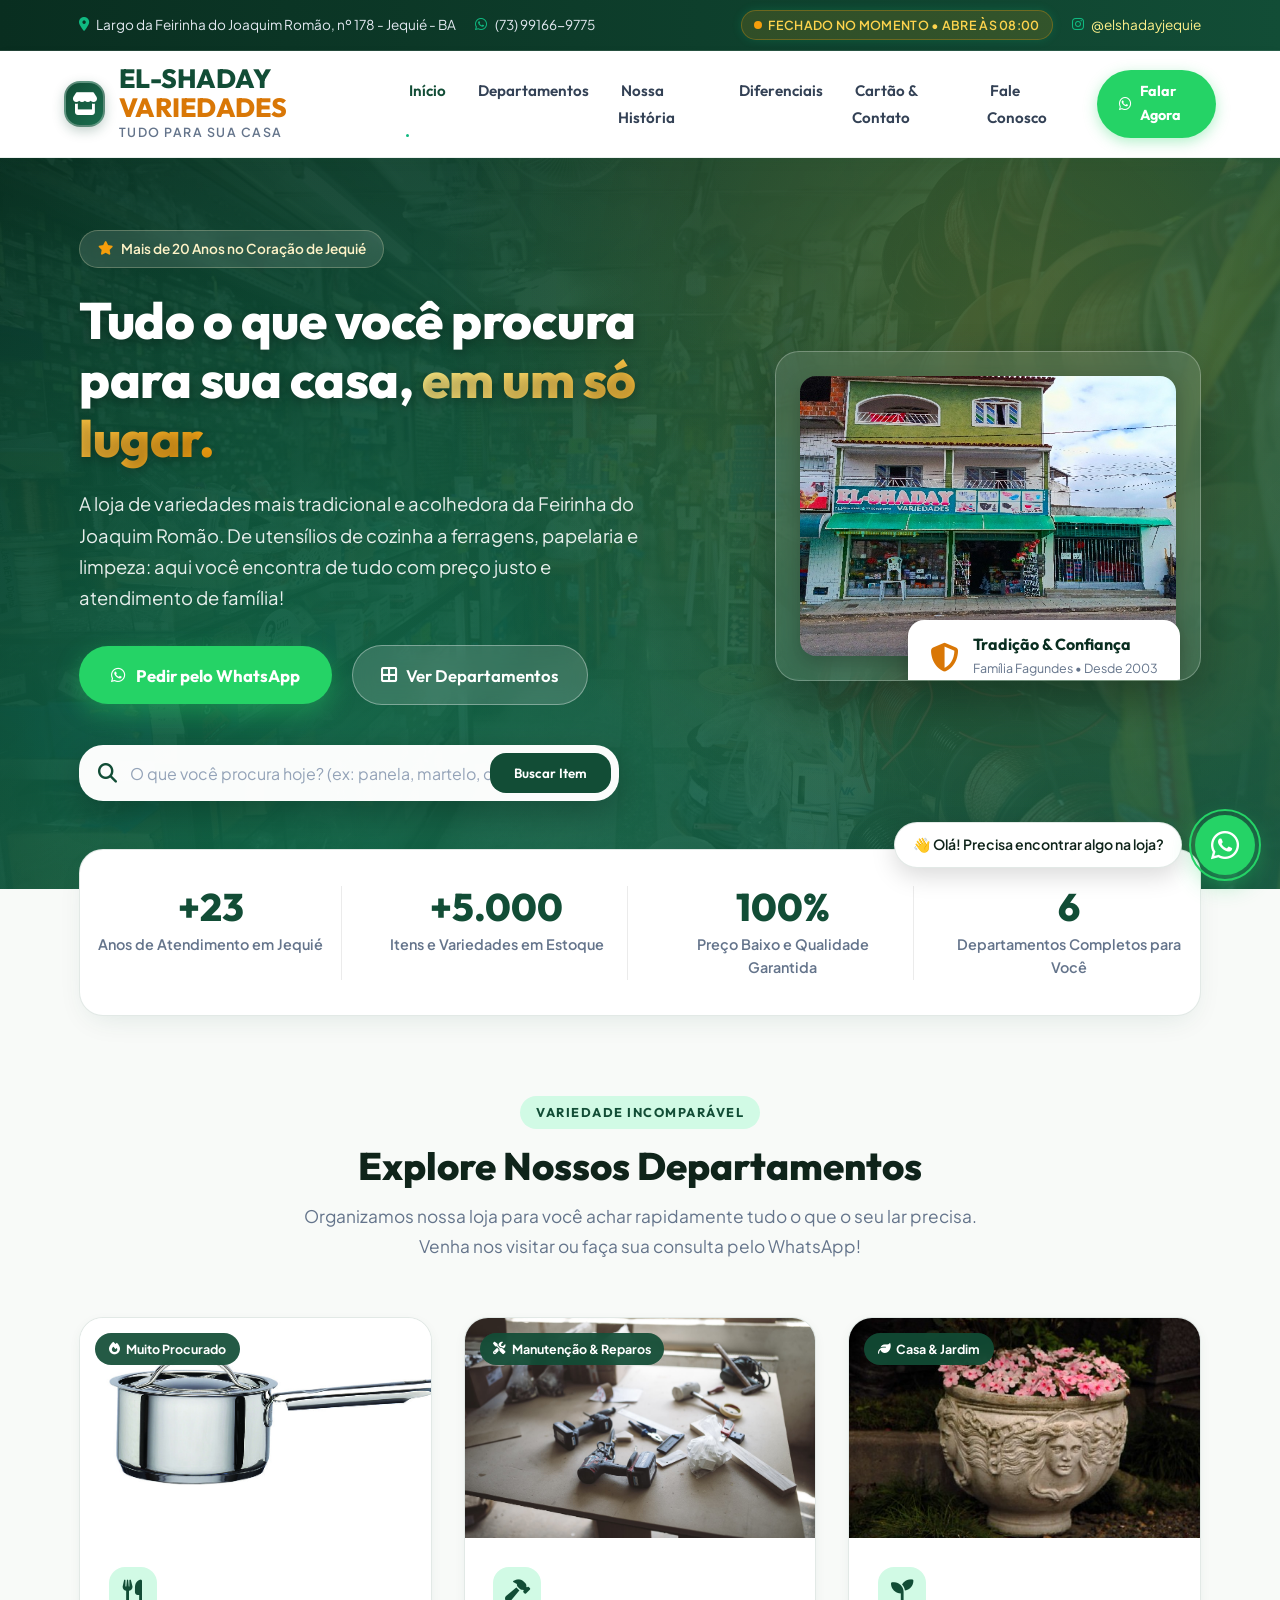
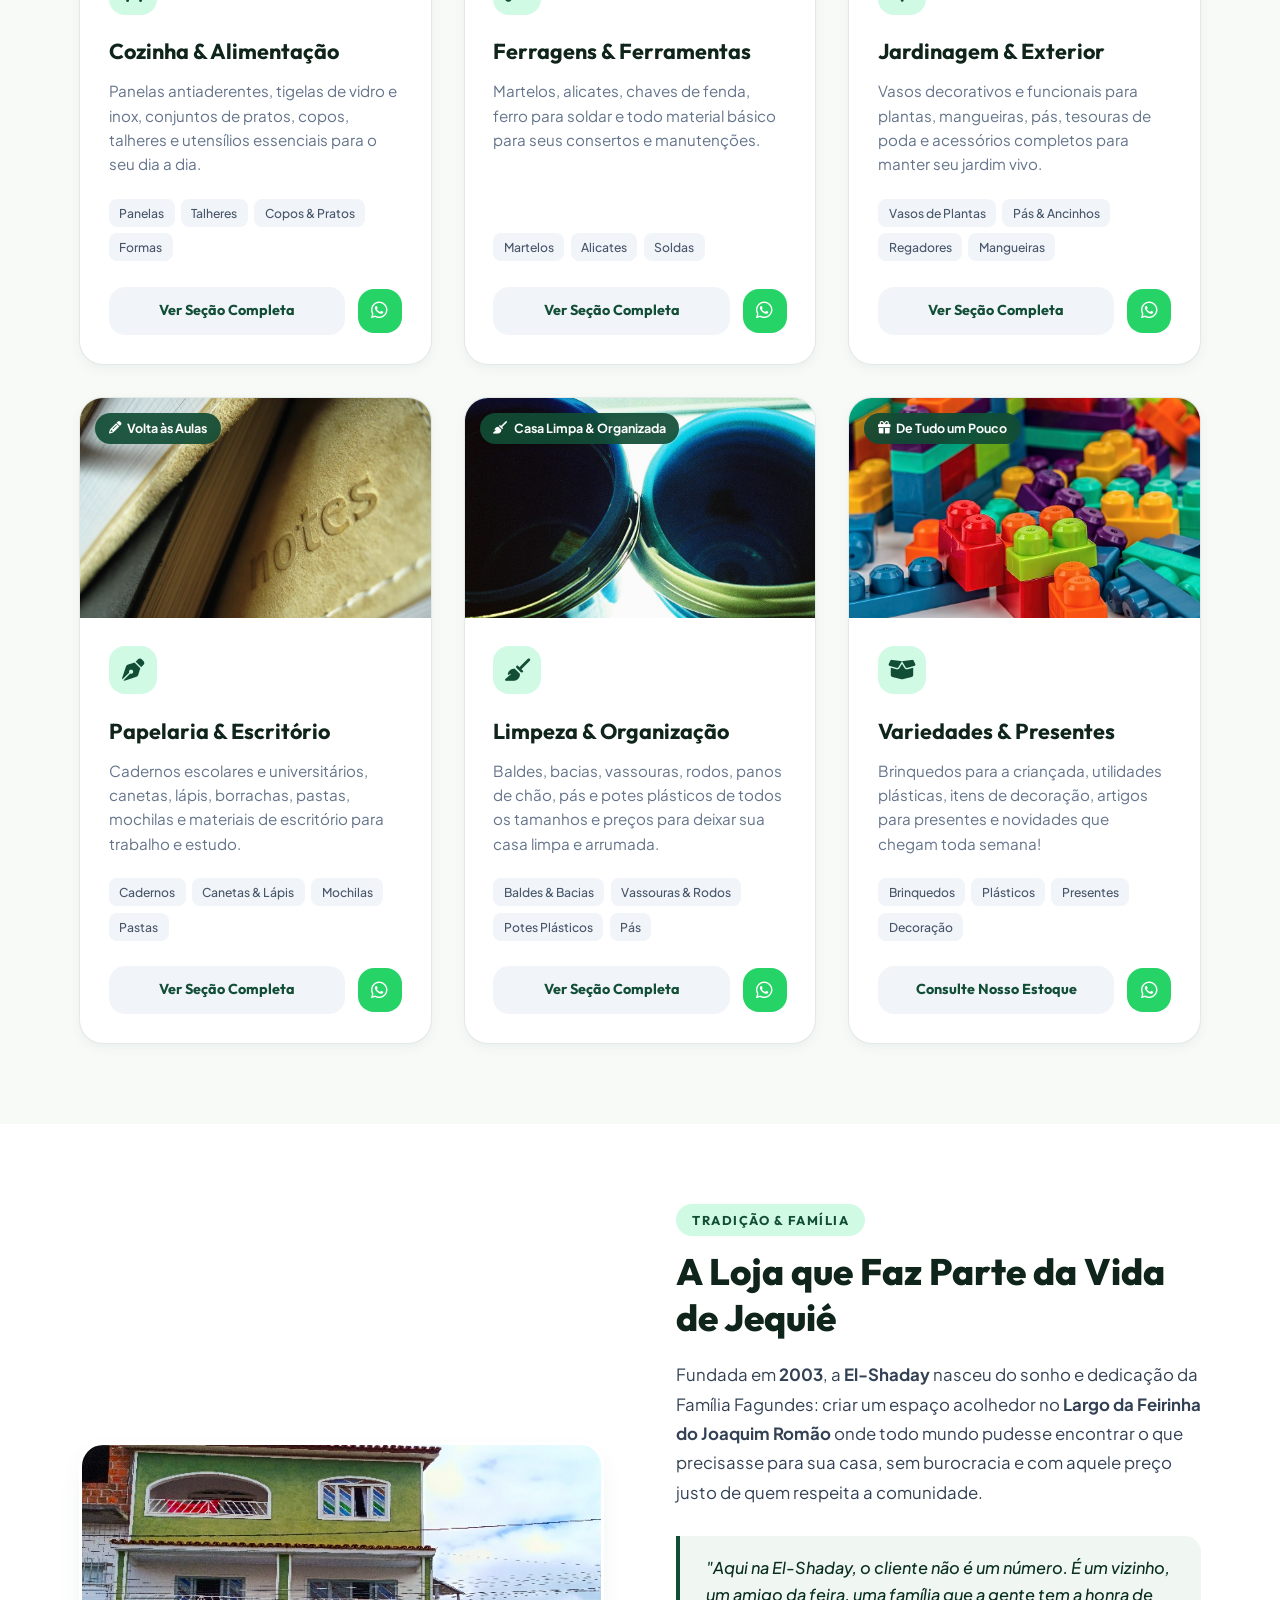
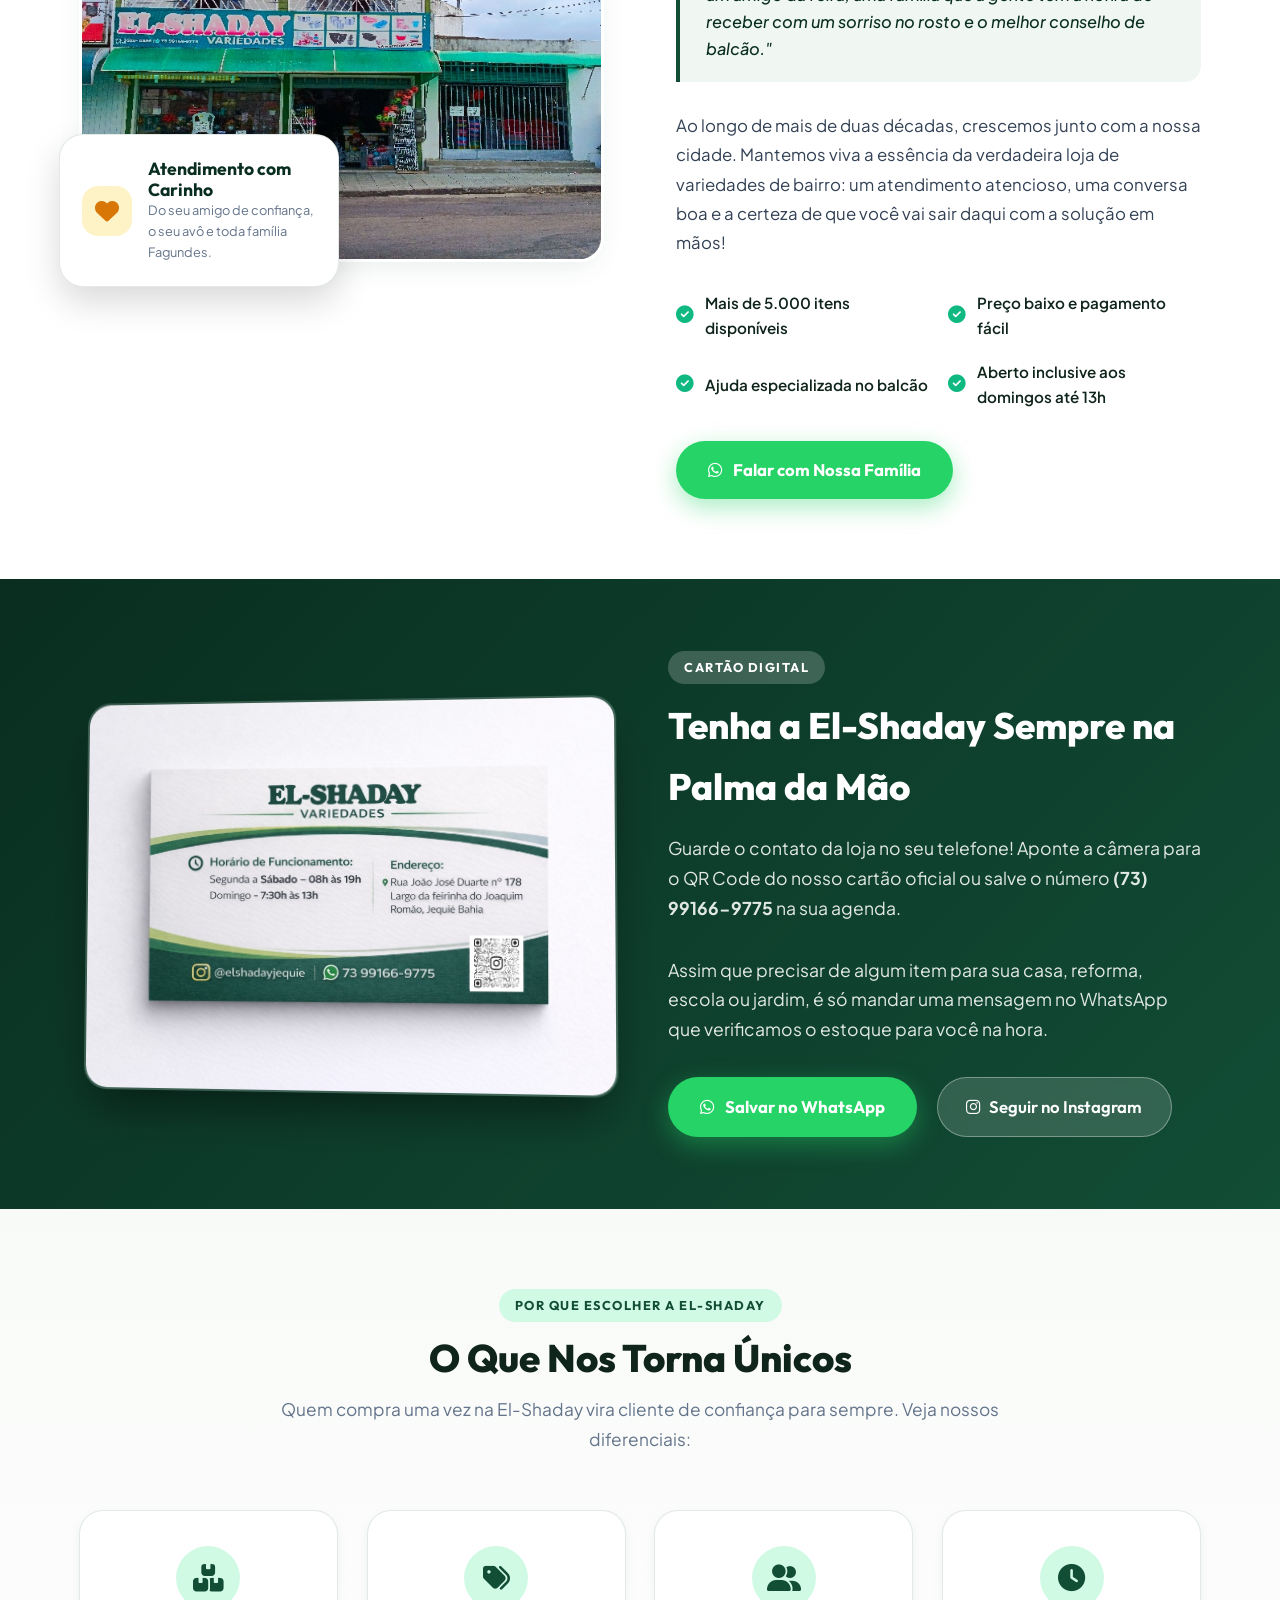
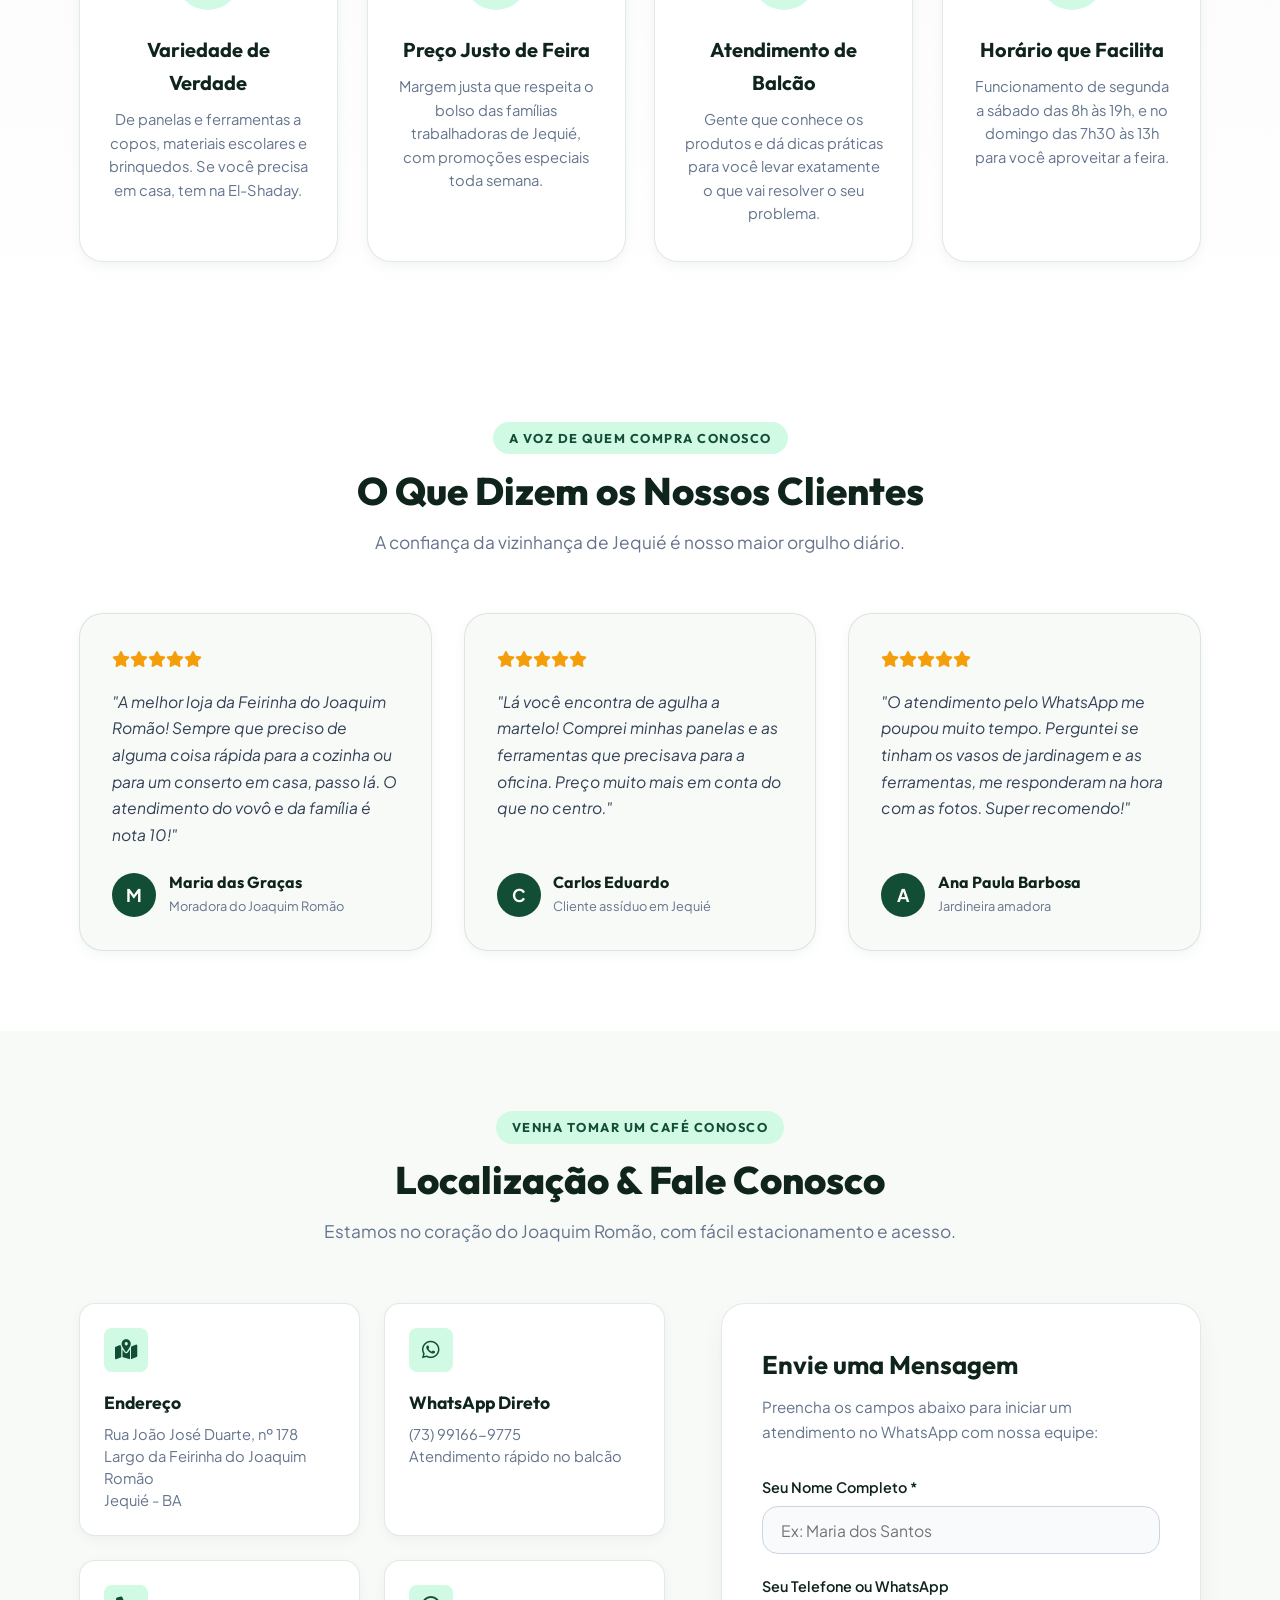
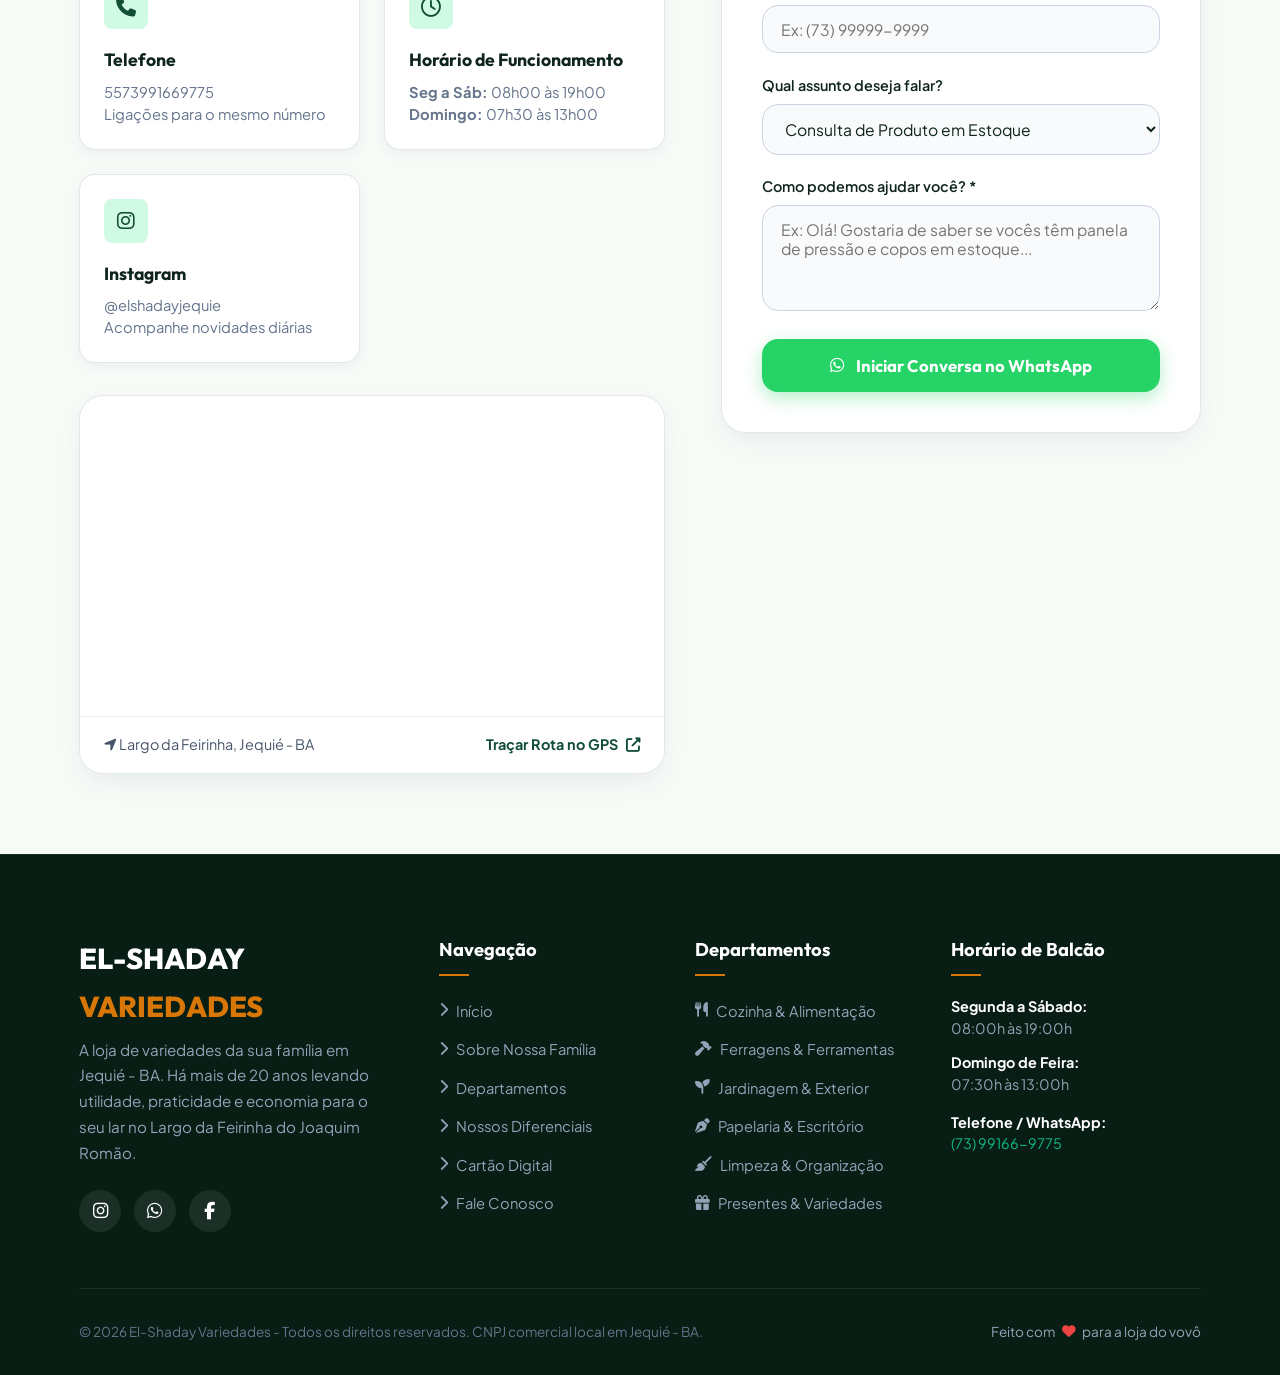
<file: index.html>
<!DOCTYPE html>
<html lang="pt-BR">
<head>
    <meta charset="UTF-8">
    <meta name="viewport" content="width=device-width, initial-scale=1.0">
    <title>El-Shaday Variedades - Tudo Para Sua Casa em Jequié - BA</title>
    <meta name="description" content="El-Shaday Variedades em Jequié - BA. Há mais de 20 anos oferecendo artigos para o lar, cozinha, ferragens, jardinagem, papelaria, limpeza e utilidades com o melhor preço!">
    
    <!-- Google Fonts & Font Awesome Icons -->
    <link rel="preconnect" href="https://fonts.googleapis.com">
    <link rel="preconnect" href="https://fonts.gstatic.com" crossorigin>
    <link href="https://fonts.googleapis.com/css2?family=Outfit:wght@300;400;500;600;700;800&family=Plus+Jakarta+Sans:wght@300;400;500;600;700&display=swap" rel="stylesheet">
    <link rel="stylesheet" href="https://cdnjs.cloudflare.com/ajax/libs/font-awesome/6.5.1/css/all.min.css">
    
    <!-- Estilos Principais -->
    <link rel="stylesheet" href="style.css">
</head>
<body>

    <!-- TOPBAR INFORMATIVA -->
    <div class="topbar">
        <div class="container topbar-content">
            <div class="topbar-left">
                <span class="topbar-item">
                    <i class="fas fa-map-marker-alt"></i> Largo da Feirinha do Joaquim Romão, nº 178 - Jequié - BA
                </span>
                <span class="topbar-item">
                    <i class="fab fa-whatsapp"></i> (73) 99166-9775
                </span>
            </div>
            <div class="topbar-right">
                <div id="store-status-badge" class="store-status-badge">
                    <span class="status-dot"></span>
                    <span id="store-status-text">Verificando status...</span>
                </div>
                <a href="https://instagram.com/elshadayjequie" target="_blank" class="topbar-item" style="color: #fef08a;">
                    <i class="fab fa-instagram"></i> @elshadayjequie
                </a>
            </div>
        </div>
    </div>

    <!-- HEADER & NAVBAR MODERNA -->
    <header>
        <div class="container header-inner">
            <a href="index.html" class="brand-logo">
                <div class="logo-badge">
                    <i class="fas fa-store"></i>
                </div>
                <div class="logo-text">
                    <h1>EL-SHADAY <span>VARIEDADES</span></h1>
                    <p>Tudo para sua casa</p>
                </div>
            </a>

            <nav id="main-nav">
                <ul>
                    <li><a href="#home" class="active">Início</a></li>
                    <li><a href="#departments">Departamentos</a></li>
                    <li><a href="#about">Nossa História</a></li>
                    <li><a href="#benefits">Diferenciais</a></li>
                    <li><a href="#card">Cartão & Contato</a></li>
                    <li><a href="contato.html">Fale Conosco</a></li>
                    <li>
                        <a href="https://wa.me/5573991669775?text=Ol%C3%A1!%20Vim%20pelo%20site%20da%20El-Shaday%20e%20gostaria%20de%20um%20atendimento." target="_blank" class="nav-cta-btn">
                            <i class="fab fa-whatsapp"></i> Falar Agora
                        </a>
                    </li>
                </ul>
            </nav>

            <button class="mobile-toggle" id="mobile-toggle" aria-label="Abrir Menu">
                <i class="fas fa-bars"></i>
            </button>
        </div>
    </header>

    <!-- HERO SECTION IMPACTANTE -->
    <section class="hero" id="home">
        <div class="container hero-grid">
            <div class="hero-text-col">
                <div class="hero-badge-pill">
                    <i class="fas fa-star" style="color: #f59e0b;"></i> Mais de 20 Anos no Coração de Jequié
                </div>
                <h2 class="hero-title">
                    Tudo o que você procura para sua casa, <span>em um só lugar.</span>
                </h2>
                <p class="hero-description">
                    A loja de variedades mais tradicional e acolhedora da Feirinha do Joaquim Romão. De utensílios de cozinha a ferragens, papelaria e limpeza: aqui você encontra de tudo com preço justo e atendimento de família!
                </p>
                <div class="hero-actions">
                    <a href="https://wa.me/5573991669775?text=Ol%C3%A1,%20gostaria%20de%20consultar%20a%20disponibilidade%20de%20um%20produto%20na%20El-Shaday!" target="_blank" class="btn-primary-hero">
                        <i class="fab fa-whatsapp"></i> Pedir pelo WhatsApp
                    </a>
                    <a href="#departments" class="btn-secondary-hero">
                        <i class="fas fa-th-large"></i> Ver Departamentos
                    </a>
                </div>

                <!-- Barra de Busca Rápida de Produtos -->
                <div class="hero-search-box">
                    <i class="fas fa-search"></i>
                    <input type="text" id="hero-search-input" placeholder="O que você procura hoje? (ex: panela, martelo, caderno...)">
                    <button id="hero-search-btn">Buscar Item</button>
                </div>
            </div>

            <div class="hero-visual">
                <div class="hero-card-featured">
                    <img src="images/loja-fachada-real.jpg" alt="Fachada da Loja El-Shaday Variedades em Jequié">
                    <div class="hero-floating-badge">
                        <i class="fas fa-shield-alt"></i>
                        <div>
                            <strong>Tradição & Confiança</strong>
                            <small>Família Fagundes • Desde 2003</small>
                        </div>
                    </div>
                </div>
            </div>
        </div>
    </section>

    <!-- BARRA DE ESTATÍSTICAS E CONFIANÇA -->
    <div class="container">
        <div class="stats-bar">
            <div class="stats-grid">
                <div class="stat-item">
                    <div class="stat-number" data-count="23" data-prefix="+">23</div>
                    <div class="stat-label">Anos de Atendimento em Jequié</div>
                </div>
                <div class="stat-item">
                    <div class="stat-number" data-count="5000" data-prefix="+">5.000+</div>
                    <div class="stat-label">Itens e Variedades em Estoque</div>
                </div>
                <div class="stat-item">
                    <div class="stat-number" data-count="100" data-suffix="%">100%</div>
                    <div class="stat-label">Preço Baixo e Qualidade Garantida</div>
                </div>
                <div class="stat-item">
                    <div class="stat-number" data-count="6" data-prefix="">6</div>
                    <div class="stat-label">Departamentos Completos para Você</div>
                </div>
            </div>
        </div>
    </div>

    <!-- SEÇÃO DE DEPARTAMENTOS / PRODUTOS -->
    <section class="departments-section" id="departments">
        <div class="container">
            <div class="section-header">
                <span class="section-tag">Variedade Incomparável</span>
                <h2 class="section-title">Explore Nossos Departamentos</h2>
                <p class="section-subtitle">
                    Organizamos nossa loja para você achar rapidamente tudo o que o seu lar precisa. Venha nos visitar ou faça sua consulta pelo WhatsApp!
                </p>
            </div>

            <div class="departments-grid">
                <!-- Cozinha & Alimentação -->
                <div class="dept-card">
                    <div class="dept-image-wrapper">
                        <img src="images/cozinha-1.jpg" alt="Cozinha e Alimentação">
                        <div class="dept-badge"><i class="fas fa-fire"></i> Muito Procurado</div>
                    </div>
                    <div class="dept-content">
                        <div class="dept-icon"><i class="fas fa-utensils"></i></div>
                        <h3>Cozinha & Alimentação</h3>
                        <p>Panelas antiaderentes, tigelas de vidro e inox, conjuntos de pratos, copos, talheres e utensílios essenciais para o seu dia a dia.</p>
                        <div class="dept-items-tags">
                            <span class="dept-tag">Panelas</span>
                            <span class="dept-tag">Talheres</span>
                            <span class="dept-tag">Copos & Pratos</span>
                            <span class="dept-tag">Formas</span>
                        </div>
                        <div class="dept-actions">
                            <a href="cozinha.html" class="btn-dept-details">Ver Seção Completa</a>
                            <a href="#" class="btn-dept-whatsapp" data-product="Utensílios de Cozinha" title="Consultar no WhatsApp">
                                <i class="fab fa-whatsapp"></i>
                            </a>
                        </div>
                    </div>
                </div>

                <!-- Ferragens & Ferramentas -->
                <div class="dept-card">
                    <div class="dept-image-wrapper">
                        <img src="images/ferragens-header.jpg" alt="Ferramentas e ferragens">
                        <div class="dept-badge"><i class="fas fa-tools"></i> Manutenção & Reparos</div>
                    </div>
                    <div class="dept-content">
                        <div class="dept-icon"><i class="fas fa-hammer"></i></div>
                        <h3>Ferragens & Ferramentas</h3>
                        <p>Martelos, alicates, chaves de fenda, ferro para soldar e todo material básico para seus consertos e manutenções.</p>
                        <div class="dept-items-tags">
                            <span class="dept-tag">Martelos</span>
                            <span class="dept-tag">Alicates</span>
                            <span class="dept-tag">Soldas</span>
                        </div>
                        <div class="dept-actions">
                            <a href="ferragens.html" class="btn-dept-details">Ver Seção Completa</a>
                            <a href="#" class="btn-dept-whatsapp" data-product="Ferragens e Ferramentas" title="Consultar no WhatsApp">
                                <i class="fab fa-whatsapp"></i>
                            </a>
                        </div>
                    </div>
                </div>

                <!-- Jardinagem & Exterior -->
                <div class="dept-card">
                    <div class="dept-image-wrapper">
                        <img src="images/jardinagem-1.jpg" alt="Jardinagem e Exterior">
                        <div class="dept-badge"><i class="fas fa-leaf"></i> Casa & Jardim</div>
                    </div>
                    <div class="dept-content">
                        <div class="dept-icon"><i class="fas fa-seedling"></i></div>
                        <h3>Jardinagem & Exterior</h3>
                        <p>Vasos decorativos e funcionais para plantas, mangueiras, pás, tesouras de poda e acessórios completos para manter seu jardim vivo.</p>
                        <div class="dept-items-tags">
                            <span class="dept-tag">Vasos de Plantas</span>
                            <span class="dept-tag">Pás & Ancinhos</span>
                            <span class="dept-tag">Regadores</span>
                            <span class="dept-tag">Mangueiras</span>
                        </div>
                        <div class="dept-actions">
                            <a href="jardinagem.html" class="btn-dept-details">Ver Seção Completa</a>
                            <a href="#" class="btn-dept-whatsapp" data-product="Itens de Jardinagem" title="Consultar no WhatsApp">
                                <i class="fab fa-whatsapp"></i>
                            </a>
                        </div>
                    </div>
                </div>

                <!-- Papelaria & Escritório -->
                <div class="dept-card">
                    <div class="dept-image-wrapper">
                        <img src="images/papelaria-1.jpg" alt="Papelaria e Escritório">
                        <div class="dept-badge"><i class="fas fa-pencil-alt"></i> Volta às Aulas</div>
                    </div>
                    <div class="dept-content">
                        <div class="dept-icon"><i class="fas fa-pen-nib"></i></div>
                        <h3>Papelaria & Escritório</h3>
                        <p>Cadernos escolares e universitários, canetas, lápis, borrachas, pastas, mochilas e materiais de escritório para trabalho e estudo.</p>
                        <div class="dept-items-tags">
                            <span class="dept-tag">Cadernos</span>
                            <span class="dept-tag">Canetas & Lápis</span>
                            <span class="dept-tag">Mochilas</span>
                            <span class="dept-tag">Pastas</span>
                        </div>
                        <div class="dept-actions">
                            <a href="papelaria.html" class="btn-dept-details">Ver Seção Completa</a>
                            <a href="#" class="btn-dept-whatsapp" data-product="Artigos de Papelaria" title="Consultar no WhatsApp">
                                <i class="fab fa-whatsapp"></i>
                            </a>
                        </div>
                    </div>
                </div>


                <!-- Limpeza & Organização -->
                <div class="dept-card">
                    <div class="dept-image-wrapper">
                        <img src="images/limpeza-3.jpg" alt="Limpeza e Organização">
                        <div class="dept-badge"><i class="fas fa-broom"></i> Casa Limpa & Organizada</div>
                    </div>
                    <div class="dept-content">
                        <div class="dept-icon"><i class="fas fa-broom"></i></div>
                        <h3>Limpeza & Organização</h3>
                        <p>Baldes, bacias, vassouras, rodos, panos de chão, pás e potes plásticos de todos os tamanhos e preços para deixar sua casa limpa e arrumada.</p>
                        <div class="dept-items-tags">
                            <span class="dept-tag">Baldes & Bacias</span>
                            <span class="dept-tag">Vassouras & Rodos</span>
                            <span class="dept-tag">Potes Plásticos</span>
                            <span class="dept-tag">Pás</span>
                        </div>
                        <div class="dept-actions">
                            <a href="limpeza.html" class="btn-dept-details">Ver Seção Completa</a>
                            <a href="#" class="btn-dept-whatsapp" data-product="Limpeza e Organização" title="Consultar no WhatsApp">
                                <i class="fab fa-whatsapp"></i>
                            </a>
                        </div>
                    </div>
                </div>

                <!-- Variedades & Utilidades do Lar -->
                <div class="dept-card">
                    <div class="dept-image-wrapper">
                        <img src="images/variedades-brinquedos.jpg" alt="Brinquedos e variedades em geral">
                        <div class="dept-badge"><i class="fas fa-gift"></i> De Tudo um Pouco</div>
                    </div>
                    <div class="dept-content">
                        <div class="dept-icon"><i class="fas fa-box-open"></i></div>
                        <h3>Variedades & Presentes</h3>
                        <p>Brinquedos para a criançada, utilidades plásticas, itens de decoração, artigos para presentes e novidades que chegam toda semana!</p>
                        <div class="dept-items-tags">
                            <span class="dept-tag">Brinquedos</span>
                            <span class="dept-tag">Plásticos</span>
                            <span class="dept-tag">Presentes</span>
                            <span class="dept-tag">Decoração</span>
                        </div>
                        <div class="dept-actions">
                            <a href="contato.html" class="btn-dept-details">Consulte Nosso Estoque</a>
                            <a href="#" class="btn-dept-whatsapp" data-product="Variedades e Presentes" title="Consultar no WhatsApp">
                                <i class="fab fa-whatsapp"></i>
                            </a>
                        </div>
                    </div>
                </div>
            </div>
        </div>
    </section>

    <!-- SEÇÃO SOBRE NÓS / HISTÓRIA DA LOJA DO VOVÔ -->
    <section class="about-section" id="about">
        <div class="container">
            <div class="about-grid">
                <div class="about-images-composition">
                    <img src="images/loja-fachada-real.jpg" alt="Fachada Real da Loja El-Shaday em Jequié" class="about-main-img">
                    <div class="about-card-badge">
                        <div class="badge-icon-box">
                            <i class="fas fa-heart"></i>
                        </div>
                        <div class="badge-text">
                            <h4>Atendimento com Carinho</h4>
                            <p>Do seu amigo de confiança, o seu avô e toda família Fagundes.</p>
                        </div>
                    </div>
                </div>

                <div class="about-text-content">
                    <span class="section-tag">Tradição & Família</span>
                    <h2>A Loja que Faz Parte da Vida de Jequié</h2>
                    <p>
                        Fundada em <strong>2003</strong>, a <strong>El-Shaday</strong> nasceu do sonho e dedicação da Família Fagundes: criar um espaço acolhedor no <strong>Largo da Feirinha do Joaquim Romão</strong> onde todo mundo pudesse encontrar o que precisasse para sua casa, sem burocracia e com aquele preço justo de quem respeita a comunidade.
                    </p>
                    <div class="family-quote-box">
                        "Aqui na El-Shaday, o cliente não é um número. É um vizinho, um amigo da feira, uma família que a gente tem a honra de receber com um sorriso no rosto e o melhor conselho de balcão."
                    </div>
                    <p>
                        Ao longo de mais de duas décadas, crescemos junto com a nossa cidade. Mantemos viva a essência da verdadeira loja de variedades de bairro: um atendimento atencioso, uma conversa boa e a certeza de que você vai sair daqui com a solução em mãos!
                    </p>

                    <div class="about-features-list">
                        <div class="feature-check">
                            <i class="fas fa-check-circle"></i> Mais de 5.000 itens disponíveis
                        </div>
                        <div class="feature-check">
                            <i class="fas fa-check-circle"></i> Preço baixo e pagamento fácil
                        </div>
                        <div class="feature-check">
                            <i class="fas fa-check-circle"></i> Ajuda especializada no balcão
                        </div>
                        <div class="feature-check">
                            <i class="fas fa-check-circle"></i> Aberto inclusive aos domingos até 13h
                        </div>
                    </div>

                    <a href="https://wa.me/5573991669775" target="_blank" class="btn-primary-hero">
                        <i class="fab fa-whatsapp"></i> Falar com Nossa Família
                    </a>
                </div>
            </div>
        </div>
    </section>

    <!-- SEÇÃO CARTÃO DE VISITA VIRTUAL -->
    <section class="card-showcase-section" id="card">
        <div class="container card-showcase-grid">
            <div class="card-mockup-wrapper">
                <img src="images/cartao-visita-real.jpg" alt="Cartão de Visita El-Shaday Variedades">
            </div>
            <div class="card-showcase-text">
                <span class="section-tag" style="background: rgba(255,255,255,0.2); color: white;">Cartão Digital</span>
                <h2>Tenha a El-Shaday Sempre na Palma da Mão</h2>
                <p>
                    Guarde o contato da loja no seu telefone! Aponte a câmera para o QR Code do nosso cartão oficial ou salve o número <strong>(73) 99166-9775</strong> na sua agenda.
                </p>
                <p>
                    Assim que precisar de algum item para sua casa, reforma, escola ou jardim, é só mandar uma mensagem no WhatsApp que verificamos o estoque para você na hora.
                </p>
                <div class="card-showcase-actions">
                    <a href="https://wa.me/5573991669775?text=Ol%C3%A1!%20Salvei%20o%20contato%20da%20El-Shaday%20pelo%20site." target="_blank" class="btn-primary-hero">
                        <i class="fab fa-whatsapp"></i> Salvar no WhatsApp
                    </a>
                    <a href="https://instagram.com/elshadayjequie" target="_blank" class="btn-secondary-hero">
                        <i class="fab fa-instagram"></i> Seguir no Instagram
                    </a>
                </div>
            </div>
        </div>
    </section>

    <!-- SEÇÃO DE DIFERENCIAIS -->
    <section class="benefits-section" id="benefits">
        <div class="container">
            <div class="section-header">
                <span class="section-tag">Por Que Escolher a El-Shaday</span>
                <h2 class="section-title">O Que Nos Torna Únicos</h2>
                <p class="section-subtitle">
                    Quem compra uma vez na El-Shaday vira cliente de confiança para sempre. Veja nossos diferenciais:
                </p>
            </div>

            <div class="benefits-grid">
                <div class="benefit-card">
                    <div class="benefit-icon"><i class="fas fa-boxes"></i></div>
                    <h3>Variedade de Verdade</h3>
                    <p>De panelas e ferramentas a copos, materiais escolares e brinquedos. Se você precisa em casa, tem na El-Shaday.</p>
                </div>
                <div class="benefit-card">
                    <div class="benefit-icon"><i class="fas fa-tags"></i></div>
                    <h3>Preço Justo de Feira</h3>
                    <p>Margem justa que respeita o bolso das famílias trabalhadoras de Jequié, com promoções especiais toda semana.</p>
                </div>
                <div class="benefit-card">
                    <div class="benefit-icon"><i class="fas fa-user-friends"></i></div>
                    <h3>Atendimento de Balcão</h3>
                    <p>Gente que conhece os produtos e dá dicas práticas para você levar exatamente o que vai resolver o seu problema.</p>
                </div>
                <div class="benefit-card">
                    <div class="benefit-icon"><i class="fas fa-clock"></i></div>
                    <h3>Horário que Facilita</h3>
                    <p>Funcionamento de segunda a sábado das 8h às 19h, e no domingo das 7h30 às 13h para você aproveitar a feira.</p>
                </div>
            </div>
        </div>
    </section>

    <!-- SEÇÃO DE DEPOIMENTOS DA COMUNIDADE -->
    <section class="testimonials-section">
        <div class="container">
            <div class="section-header">
                <span class="section-tag">A Voz de Quem Compra Conosco</span>
                <h2 class="section-title">O Que Dizem os Nossos Clientes</h2>
                <p class="section-subtitle">A confiança da vizinhança de Jequié é nosso maior orgulho diário.</p>
            </div>

            <div class="testimonials-grid">
                <div class="testimonial-card">
                    <div>
                        <div class="testimonial-stars">
                            <i class="fas fa-star"></i><i class="fas fa-star"></i><i class="fas fa-star"></i><i class="fas fa-star"></i><i class="fas fa-star"></i>
                        </div>
                        <p class="testimonial-quote">
                            "A melhor loja da Feirinha do Joaquim Romão! Sempre que preciso de alguma coisa rápida para a cozinha ou para um conserto em casa, passo lá. O atendimento do vovô e da família é nota 10!"
                        </p>
                    </div>
                    <div class="testimonial-author">
                        <div class="author-avatar">M</div>
                        <div class="author-info">
                            <h4>Maria das Graças</h4>
                            <span>Moradora do Joaquim Romão</span>
                        </div>
                    </div>
                </div>

                <div class="testimonial-card">
                    <div>
                        <div class="testimonial-stars">
                            <i class="fas fa-star"></i><i class="fas fa-star"></i><i class="fas fa-star"></i><i class="fas fa-star"></i><i class="fas fa-star"></i>
                        </div>
                        <p class="testimonial-quote">
                            "Lá você encontra de agulha a martelo! Comprei minhas panelas e as ferramentas que precisava para a oficina. Preço muito mais em conta do que no centro."
                        </p>
                    </div>
                    <div class="testimonial-author">
                        <div class="author-avatar">C</div>
                        <div class="author-info">
                            <h4>Carlos Eduardo</h4>
                            <span>Cliente assíduo em Jequié</span>
                        </div>
                    </div>
                </div>

                <div class="testimonial-card">
                    <div>
                        <div class="testimonial-stars">
                            <i class="fas fa-star"></i><i class="fas fa-star"></i><i class="fas fa-star"></i><i class="fas fa-star"></i><i class="fas fa-star"></i>
                        </div>
                        <p class="testimonial-quote">
                            "O atendimento pelo WhatsApp me poupou muito tempo. Perguntei se tinham os vasos de jardinagem e as ferramentas, me responderam na hora com as fotos. Super recomendo!"
                        </p>
                    </div>
                    <div class="testimonial-author">
                        <div class="author-avatar">A</div>
                        <div class="author-info">
                            <h4>Ana Paula Barbosa</h4>
                            <span>Jardineira amadora</span>
                        </div>
                    </div>
                </div>
            </div>
        </div>
    </section>

    <!-- SEÇÃO LOCALIZAÇÃO & CONTATO INTERATIVO -->
    <section class="contact-section" id="contact">
        <div class="container">
            <div class="section-header">
                <span class="section-tag">Venha Tomar um Café Conosco</span>
                <h2 class="section-title">Localização & Fale Conosco</h2>
                <p class="section-subtitle">Estamos no coração do Joaquim Romão, com fácil estacionamento e acesso.</p>
            </div>

            <div class="contact-grid">
                <!-- Informações e Mapa -->
                <div class="contact-info-col">
                    <div class="contact-info-cards">
                        <div class="info-card">
                            <div class="info-card-icon"><i class="fas fa-map-marked-alt"></i></div>
                            <h4>Endereço</h4>
                            <p>Rua João José Duarte, nº 178<br>Largo da Feirinha do Joaquim Romão<br>Jequié - BA</p>
                        </div>
                        <div class="info-card">
                            <div class="info-card-icon"><i class="fab fa-whatsapp"></i></div>
                            <h4>WhatsApp Direto</h4>
                            <p><a href="https://wa.me/5573991669775" target="_blank">(73) 99166-9775</a><br>Atendimento rápido no balcão</p>
                        </div>
                        <div class="info-card">
                            <div class="info-card-icon"><i class="fas fa-phone"></i></div>
                            <h4>Telefone</h4>
                            <p>5573991669775<br>Ligações para o mesmo número</p>
                        </div>
                        <div class="info-card">
                            <div class="info-card-icon"><i class="far fa-clock"></i></div>
                            <h4>Horário de Funcionamento</h4>
                            <p><strong>Seg a Sáb:</strong> 08h00 às 19h00<br><strong>Domingo:</strong> 07h30 às 13h00</p>
                        </div>
                        <div class="info-card">
                            <div class="info-card-icon"><i class="fab fa-instagram"></i></div>
                            <h4>Instagram</h4>
                            <p><a href="https://instagram.com/elshadayjequie" target="_blank">@elshadayjequie</a><br>Acompanhe novidades diárias</p>
                        </div>
                    </div>

                    <!-- Mapa Google Embed -->
                    <div class="map-wrapper">
                        <iframe 
                            src="https://www.google.com/maps/embed?pb=!1m18!1m12!1m3!1d3886.8378393529944!2d-40.06587392437873!3d-13.045958887276585!2m3!1f0!2f0!3f0!3m2!1i1024!2i768!4f13.1!3m3!1m2!1s0x73ffc74034260d5%3A0xe556dcfa28b43825!2sR.%20Jo%C3%A3o%20Jos%C3%A9%20Duarte%2C%20178%20-%20Joaquim%20Rom%C3%A3o%2C%20Jequi%C3%A9%20-%20BA%2C%2045203-020!5e0!3m2!1spt-BR!2sbr!4v1710000000000!5m2!1spt-BR!2sbr" 
                            allowfullscreen="" 
                            loading="lazy" 
                            referrerpolicy="no-referrer-when-downgrade">
                        </iframe>
                        <div class="map-footer-cta">
                            <span style="font-size: 0.9rem; color: #475569;"><i class="fas fa-location-arrow"></i> Largo da Feirinha, Jequié - BA</span>
                            <a href="https://maps.google.com/?q=Rua+João+José+Duarte,+178,+Joaquim+Romão,+Jequié+-+BA" target="_blank" class="btn-open-maps">
                                Traçar Rota no GPS <i class="fas fa-external-link-alt"></i>
                            </a>
                        </div>
                    </div>
                </div>

                <!-- Formulário com Envio para WhatsApp -->
                <div class="contact-form-box">
                    <h3>Envie uma Mensagem</h3>
                    <p>Preencha os campos abaixo para iniciar um atendimento no WhatsApp com nossa equipe:</p>
                    
                    <form id="whatsapp-contact-form">
                        <div class="form-group">
                            <label for="form-name">Seu Nome Completo *</label>
                            <input type="text" id="form-name" class="form-control" placeholder="Ex: Maria dos Santos" required>
                        </div>
                        <div class="form-group">
                            <label for="form-phone">Seu Telefone ou WhatsApp</label>
                            <input type="tel" id="form-phone" class="form-control" placeholder="Ex: (73) 99999-9999">
                        </div>
                        <div class="form-group">
                            <label for="form-subject">Qual assunto deseja falar?</label>
                            <select id="form-subject" class="form-control">
                                <option value="Consulta de Disponibilidade de Produto">Consulta de Produto em Estoque</option>
                                <option value="Orçamento de Artigos para Casa">Orçamento de Artigos</option>
                                <option value="Material Escolar / Papelaria">Material Escolar / Papelaria</option>
                                <option value="Ferramentas e Ferragens">Ferramentas e Ferragens</option>
                                <option value="Outro Assunto">Outro Assunto</option>
                            </select>
                        </div>
                        <div class="form-group">
                            <label for="form-message">Como podemos ajudar você? *</label>
                            <textarea id="form-message" class="form-control" rows="4" placeholder="Ex: Olá! Gostaria de saber se vocês têm panela de pressão e copos em estoque..." required></textarea>
                        </div>
                        <button type="submit" class="btn-submit-whatsapp">
                            <i class="fab fa-whatsapp"></i> Iniciar Conversa no WhatsApp
                        </button>
                    </form>
                </div>
            </div>
        </div>
    </section>

    <!-- RODAPÉ COMPLETO & ELEGANTE -->
    <footer>
        <div class="container">
            <div class="footer-grid">
                <!-- Coluna 1: Marca -->
                <div class="footer-brand">
                    <h2>EL-SHADAY <span>VARIEDADES</span></h2>
                    <p>
                        A loja de variedades da sua família em Jequié - BA. Há mais de 20 anos levando utilidade, praticidade e economia para o seu lar no Largo da Feirinha do Joaquim Romão.
                    </p>
                    <div class="social-links">
                        <a href="https://instagram.com/elshadayjequie" target="_blank" class="social-icon instagram" title="Instagram da El-Shaday">
                            <i class="fab fa-instagram"></i>
                        </a>
                        <a href="https://wa.me/5573991669775" target="_blank" class="social-icon whatsapp" title="WhatsApp da El-Shaday">
                            <i class="fab fa-whatsapp"></i>
                        </a>
                        <a href="https://facebook.com/elshadayjequie" target="_blank" class="social-icon" title="Facebook">
                            <i class="fab fa-facebook-f"></i>
                        </a>
                    </div>
                </div>

                <!-- Coluna 2: Navegação -->
                <div class="footer-column">
                    <h3>Navegação</h3>
                    <ul class="footer-links-list">
                        <li><a href="#home"><i class="fas fa-chevron-right"></i> Início</a></li>
                        <li><a href="#about"><i class="fas fa-chevron-right"></i> Sobre Nossa Família</a></li>
                        <li><a href="#departments"><i class="fas fa-chevron-right"></i> Departamentos</a></li>
                        <li><a href="#benefits"><i class="fas fa-chevron-right"></i> Nossos Diferenciais</a></li>
                        <li><a href="#card"><i class="fas fa-chevron-right"></i> Cartão Digital</a></li>
                        <li><a href="contato.html"><i class="fas fa-chevron-right"></i> Fale Conosco</a></li>
                    </ul>
                </div>

                <!-- Coluna 3: Departamentos -->
                <div class="footer-column">
                    <h3>Departamentos</h3>
                    <ul class="footer-links-list">
                        <li><a href="cozinha.html"><i class="fas fa-utensils"></i> Cozinha & Alimentação</a></li>
                        <li><a href="ferragens.html"><i class="fas fa-hammer"></i> Ferragens & Ferramentas</a></li>
                        <li><a href="jardinagem.html"><i class="fas fa-seedling"></i> Jardinagem & Exterior</a></li>
                        <li><a href="papelaria.html"><i class="fas fa-pen-nib"></i> Papelaria & Escritório</a></li>
                        <li><a href="limpeza.html"><i class="fas fa-broom"></i> Limpeza & Organização</a></li>
                        <li><a href="contato.html"><i class="fas fa-gift"></i> Presentes & Variedades</a></li>
                    </ul>
                </div>

                <!-- Coluna 4: Atendimento & Horários -->
                <div class="footer-column">
                    <h3>Horário de Balcão</h3>
                    <div class="footer-hours-item">
                        <strong>Segunda a Sábado:</strong>
                        08:00h às 19:00h
                    </div>
                    <div class="footer-hours-item">
                        <strong>Domingo de Feira:</strong>
                        07:30h às 13:00h
                    </div>
                    <div class="footer-hours-item" style="margin-top: 1rem;">
                        <strong>Telefone / WhatsApp:</strong>
                        <a href="https://wa.me/5573991669775" target="_blank" style="color: var(--accent);">(73) 99166-9775</a>
                    </div>
                </div>
            </div>

            <div class="footer-bottom">
                <p>&copy; 2026 El-Shaday Variedades - Todos os direitos reservados. CNPJ comercial local em Jequié - BA.</p>
                <div class="footer-tribute">
                    <span>Feito com</span> <i class="fas fa-heart"></i> <span>para a loja do vovô</span>
                </div>
            </div>
        </div>
    </footer>

    <!-- WIDGET FLUTUANTE DO WHATSAPP -->
    <div class="whatsapp-widget">
        <div class="whatsapp-bubble">
            👋 Olá! Precisa encontrar algo na loja?
        </div>
        <a href="https://wa.me/5573991669775?text=Ol%C3%A1!%20Gostaria%20de%20tirar%20uma%20d%C3%BAvida%20sobre%20produtos%20da%20El-Shaday." target="_blank" class="whatsapp-btn-pulse" aria-label="Falar no WhatsApp">
            <i class="fab fa-whatsapp"></i>
        </a>
    </div>

    <!-- BOTÃO VOLTAR AO TOPO -->
    <button class="back-to-top" id="back-to-top" aria-label="Voltar ao Topo">
        <i class="fas fa-arrow-up"></i>
    </button>

    <!-- Scripts -->
    <script src="script.js"></script>
</body>
</html>
</file>
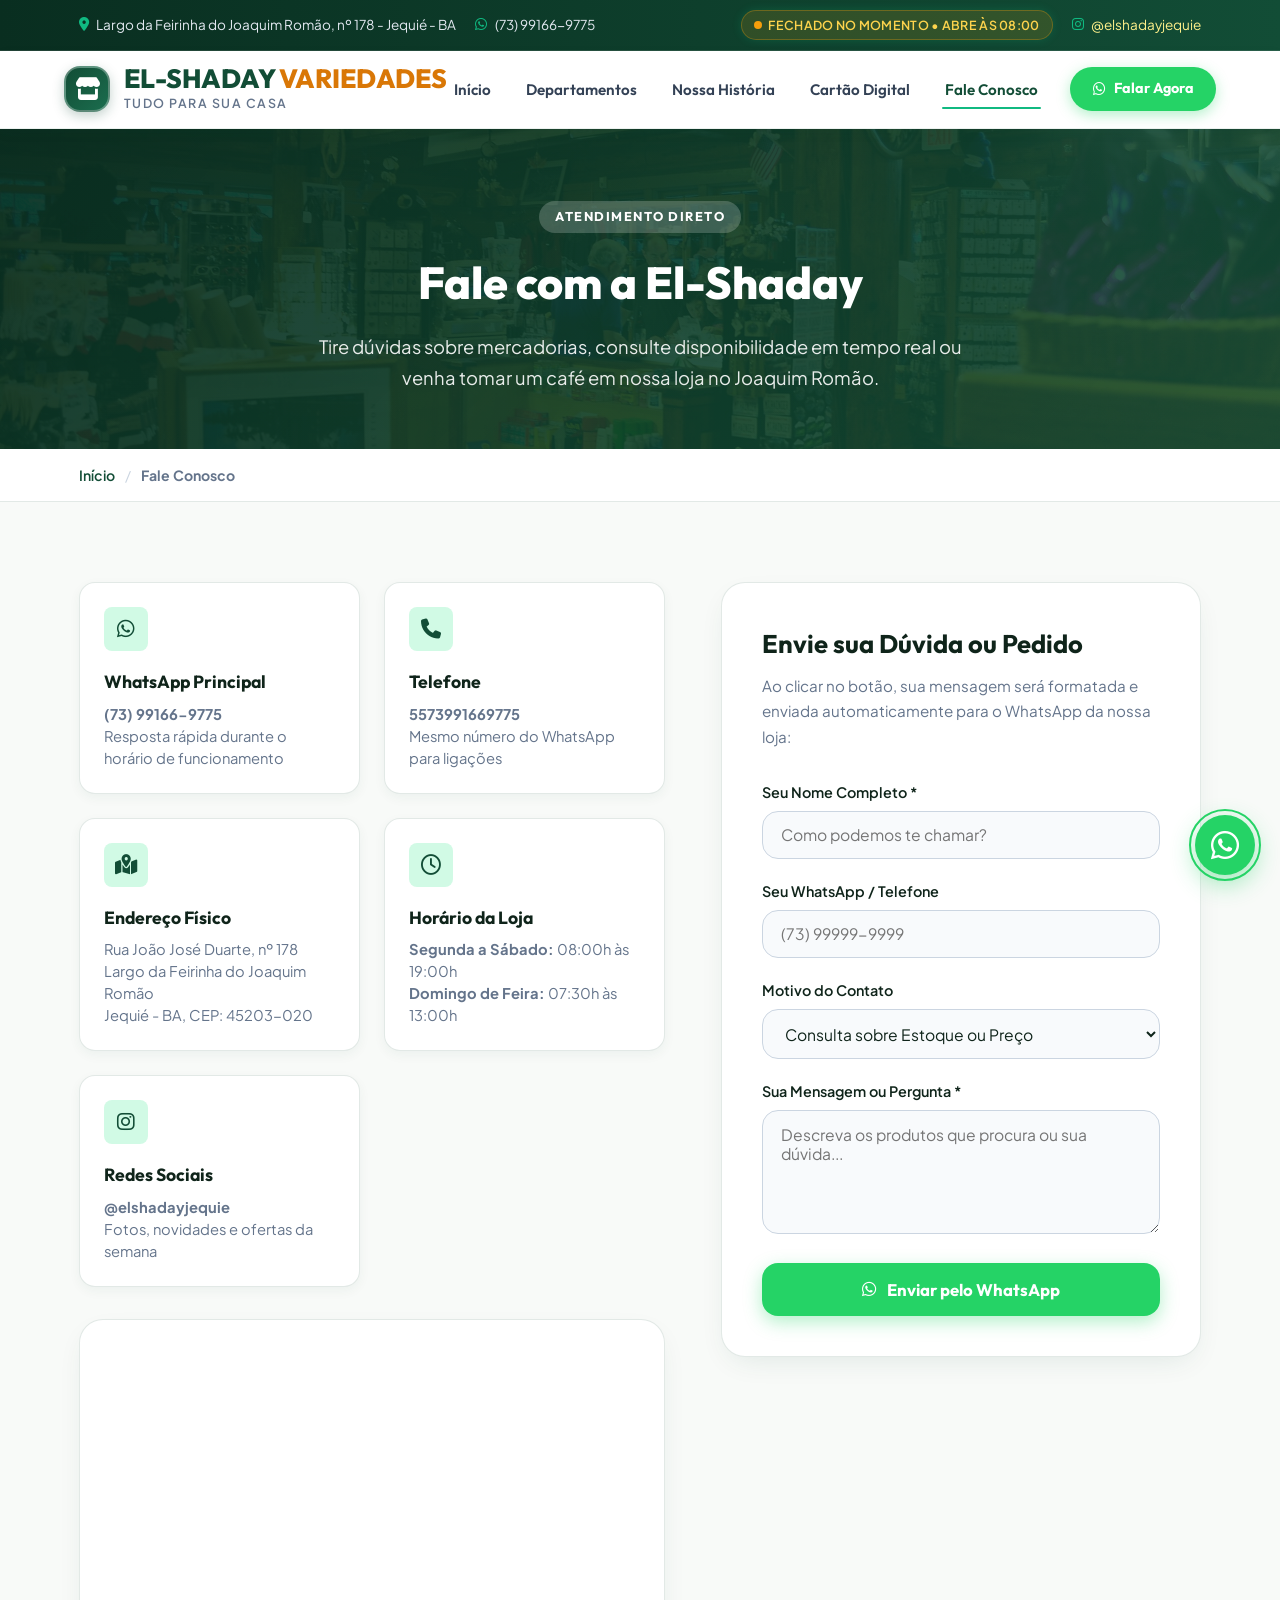
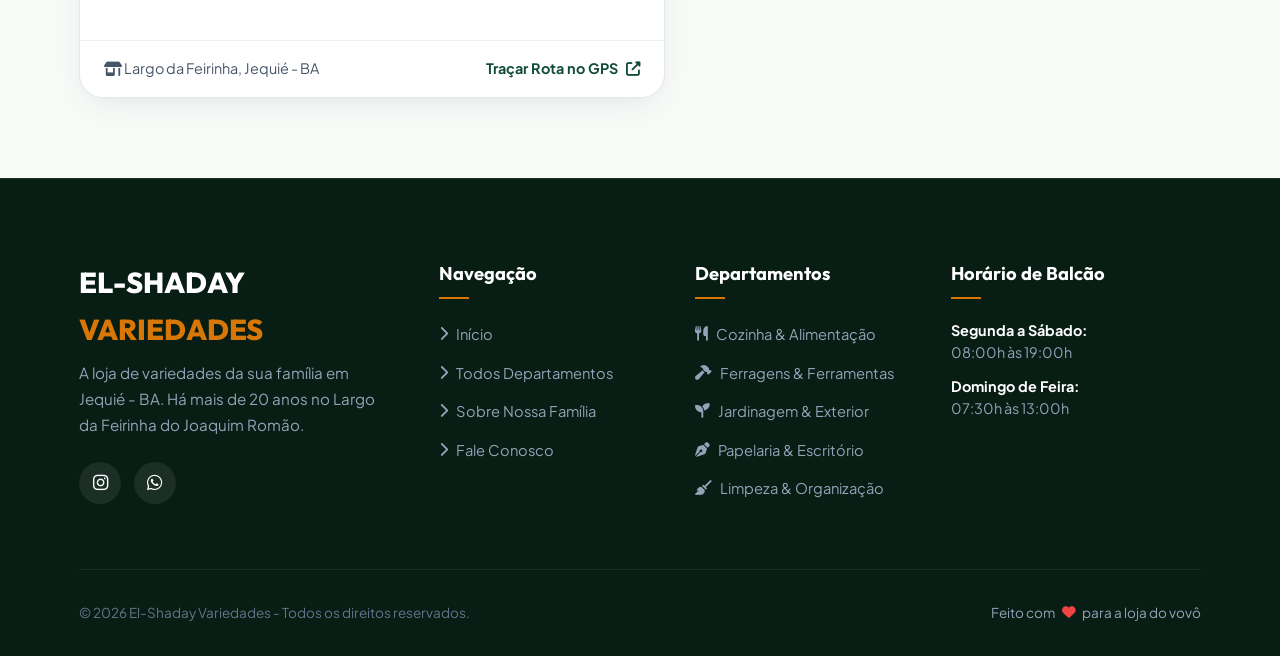
<file: contato.html>
<!DOCTYPE html>
<html lang="pt-BR">
<head>
    <meta charset="UTF-8">
    <meta name="viewport" content="width=device-width, initial-scale=1.0">
    <title>Fale Conosco - El-Shaday Variedades Jequié</title>
    <meta name="description" content="Fale com a El-Shaday Variedades pelo WhatsApp (73) 99166-9775 ou venha nos visitar no Largo da Feirinha do Joaquim Romão, nº 178 em Jequié - BA.">
    
    <link rel="preconnect" href="https://fonts.googleapis.com">
    <link rel="preconnect" href="https://fonts.gstatic.com" crossorigin>
    <link href="https://fonts.googleapis.com/css2?family=Outfit:wght@300;400;500;600;700;800&family=Plus+Jakarta+Sans:wght@300;400;500;600;700&display=swap" rel="stylesheet">
    <link rel="stylesheet" href="https://cdnjs.cloudflare.com/ajax/libs/font-awesome/6.5.1/css/all.min.css">
    <link rel="stylesheet" href="style.css">
</head>
<body>

    <!-- TOPBAR INFORMATIVA -->
    <div class="topbar">
        <div class="container topbar-content">
            <div class="topbar-left">
                <span class="topbar-item">
                    <i class="fas fa-map-marker-alt"></i> Largo da Feirinha do Joaquim Romão, nº 178 - Jequié - BA
                </span>
                <span class="topbar-item">
                    <i class="fab fa-whatsapp"></i> (73) 99166-9775
                </span>
            </div>
            <div class="topbar-right">
                <div id="store-status-badge" class="store-status-badge">
                    <span class="status-dot"></span>
                    <span id="store-status-text">Verificando status...</span>
                </div>
                <a href="https://instagram.com/elshadayjequie" target="_blank" class="topbar-item" style="color: #fef08a;">
                    <i class="fab fa-instagram"></i> @elshadayjequie
                </a>
            </div>
        </div>
    </div>

    <!-- HEADER & NAVBAR -->
    <header>
        <div class="container header-inner">
            <a href="index.html" class="brand-logo">
                <div class="logo-badge">
                    <i class="fas fa-store"></i>
                </div>
                <div class="logo-text">
                    <h1>EL-SHADAY <span>VARIEDADES</span></h1>
                    <p>Tudo para sua casa</p>
                </div>
            </a>

            <nav id="main-nav">
                <ul>
                    <li><a href="index.html">Início</a></li>
                    <li><a href="index.html#departments">Departamentos</a></li>
                    <li><a href="index.html#about">Nossa História</a></li>
                    <li><a href="index.html#card">Cartão Digital</a></li>
                    <li><a href="contato.html" class="active">Fale Conosco</a></li>
                    <li>
                        <a href="https://wa.me/5573991669775?text=Ol%C3%A1!%20Vim%20pela%20p%C3%A1gina%20de%20contato%20do%20site." target="_blank" class="nav-cta-btn">
                            <i class="fab fa-whatsapp"></i> Falar Agora
                        </a>
                    </li>
                </ul>
            </nav>

            <button class="mobile-toggle" id="mobile-toggle" aria-label="Abrir Menu">
                <i class="fas fa-bars"></i>
            </button>
        </div>
    </header>

    <!-- BANNER DO DEPARTAMENTO -->
    <section class="dept-page-header" style="background-image: linear-gradient(135deg, rgba(9, 46, 32, 0.94), rgba(18, 77, 54, 0.88)), url('images/contato-header.jpg');">
        <div class="container">
            <span class="section-tag" style="background: rgba(255,255,255,0.2); color: white;">Atendimento Direto</span>
            <h1>Fale com a El-Shaday</h1>
            <p>Tire dúvidas sobre mercadorias, consulte disponibilidade em tempo real ou venha tomar um café em nossa loja no Joaquim Romão.</p>
        </div>
    </section>

    <!-- BREADCRUMBS -->
    <div class="breadcrumbs-bar">
        <div class="container">
            <a href="index.html">Início</a>
            <span>/</span>
            <strong>Fale Conosco</strong>
        </div>
    </div>

    <!-- SEÇÃO CONTATO E LOCALIZAÇÃO -->
    <section class="contact-section">
        <div class="container">
            <div class="contact-grid">
                <!-- Informações e Mapa -->
                <div class="contact-info-col">
                    <div class="contact-info-cards">
                        <div class="info-card">
                            <div class="info-card-icon"><i class="fab fa-whatsapp"></i></div>
                            <h4>WhatsApp Principal</h4>
                            <p>
                                <a href="https://wa.me/5573991669775" target="_blank"><strong>(73) 99166-9775</strong></a><br>
                                Resposta rápida durante o horário de funcionamento
                            </p>
                        </div>
                        <div class="info-card">
                            <div class="info-card-icon"><i class="fas fa-phone"></i></div>
                            <h4>Telefone</h4>
                            <p>
                                <strong>5573991669775</strong><br>
                                Mesmo número do WhatsApp para ligações
                            </p>
                        </div>
                        <div class="info-card">
                            <div class="info-card-icon"><i class="fas fa-map-marked-alt"></i></div>
                            <h4>Endereço Físico</h4>
                            <p>
                                Rua João José Duarte, nº 178<br>
                                Largo da Feirinha do Joaquim Romão<br>
                                Jequié - BA, CEP: 45203-020
                            </p>
                        </div>
                        <div class="info-card">
                            <div class="info-card-icon"><i class="far fa-clock"></i></div>
                            <h4>Horário da Loja</h4>
                            <p>
                                <strong>Segunda a Sábado:</strong> 08:00h às 19:00h<br>
                                <strong>Domingo de Feira:</strong> 07:30h às 13:00h
                            </p>
                        </div>
                        <div class="info-card">
                            <div class="info-card-icon"><i class="fab fa-instagram"></i></div>
                            <h4>Redes Sociais</h4>
                            <p>
                                <a href="https://instagram.com/elshadayjequie" target="_blank"><strong>@elshadayjequie</strong></a><br>
                                Fotos, novidades e ofertas da semana
                            </p>
                        </div>
                    </div>

                    <!-- Mapa Google Embed -->
                    <div class="map-wrapper">
                        <iframe 
                            src="https://www.google.com/maps/embed?pb=!1m18!1m12!1m3!1d3886.8378393529944!2d-40.06587392437873!3d-13.045958887276585!2m3!1f0!2f0!3f0!3m2!1i1024!2i768!4f13.1!3m3!1m2!1s0x73ffc74034260d5%3A0xe556dcfa28b43825!2sR.%20Jo%C3%A3o%20Jos%C3%A9%20Duarte%2C%20178%20-%20Joaquim%20Rom%C3%A3o%2C%20Jequi%C3%A9%20-%20BA%2C%2045203-020!5e0!3m2!1spt-BR!2sbr!4v1710000000000!5m2!1spt-BR!2sbr" 
                            allowfullscreen="" 
                            loading="lazy" 
                            referrerpolicy="no-referrer-when-downgrade">
                        </iframe>
                        <div class="map-footer-cta">
                            <span style="font-size: 0.9rem; color: #475569;"><i class="fas fa-store-alt"></i> Largo da Feirinha, Jequié - BA</span>
                            <a href="https://maps.google.com/?q=Rua+João+José+Duarte,+178,+Joaquim+Romão,+Jequié+-+BA" target="_blank" class="btn-open-maps">
                                Traçar Rota no GPS <i class="fas fa-external-link-alt"></i>
                            </a>
                        </div>
                    </div>
                </div>

                <!-- Formulário com Envio Direto ao WhatsApp -->
                <div class="contact-form-box">
                    <h3>Envie sua Dúvida ou Pedido</h3>
                    <p>Ao clicar no botão, sua mensagem será formatada e enviada automaticamente para o WhatsApp da nossa loja:</p>
                    
                    <form id="whatsapp-contact-form">
                        <div class="form-group">
                            <label for="form-name">Seu Nome Completo *</label>
                            <input type="text" id="form-name" class="form-control" placeholder="Como podemos te chamar?" required>
                        </div>
                        <div class="form-group">
                            <label for="form-phone">Seu WhatsApp / Telefone</label>
                            <input type="tel" id="form-phone" class="form-control" placeholder="(73) 99999-9999">
                        </div>
                        <div class="form-group">
                            <label for="form-subject">Motivo do Contato</label>
                            <select id="form-subject" class="form-control">
                                <option value="Consulta sobre Estoque ou Preço">Consulta sobre Estoque ou Preço</option>
                                <option value="Orçamento de Artigos para Casa">Orçamento de Artigos para Casa</option>
                                <option value="Lista de Material Escolar">Lista de Material Escolar</option>
                                <option value="Ferramentas e Jardinagem">Ferramentas e Jardinagem</option>
                                <option value="Dúvida Geral ou Elogio">Dúvida Geral ou Elogio</option>
                            </select>
                        </div>
                        <div class="form-group">
                            <label for="form-message">Sua Mensagem ou Pergunta *</label>
                            <textarea id="form-message" class="form-control" rows="5" placeholder="Descreva os produtos que procura ou sua dúvida..." required></textarea>
                        </div>
                        <button type="submit" class="btn-submit-whatsapp">
                            <i class="fab fa-whatsapp"></i> Enviar pelo WhatsApp
                        </button>
                    </form>
                </div>
            </div>
        </div>
    </section>

    <!-- RODAPÉ -->
    <footer>
        <div class="container">
            <div class="footer-grid">
                <div class="footer-brand">
                    <h2>EL-SHADAY <span>VARIEDADES</span></h2>
                    <p>A loja de variedades da sua família em Jequié - BA. Há mais de 20 anos no Largo da Feirinha do Joaquim Romão.</p>
                    <div class="social-links">
                        <a href="https://instagram.com/elshadayjequie" target="_blank" class="social-icon instagram"><i class="fab fa-instagram"></i></a>
                        <a href="https://wa.me/5573991669775" target="_blank" class="social-icon whatsapp"><i class="fab fa-whatsapp"></i></a>
                    </div>
                </div>

                <div class="footer-column">
                    <h3>Navegação</h3>
                    <ul class="footer-links-list">
                        <li><a href="index.html"><i class="fas fa-chevron-right"></i> Início</a></li>
                        <li><a href="index.html#departments"><i class="fas fa-chevron-right"></i> Todos Departamentos</a></li>
                        <li><a href="index.html#about"><i class="fas fa-chevron-right"></i> Sobre Nossa Família</a></li>
                        <li><a href="contato.html"><i class="fas fa-chevron-right"></i> Fale Conosco</a></li>
                    </ul>
                </div>

                <div class="footer-column">
                    <h3>Departamentos</h3>
                    <ul class="footer-links-list">
                        <li><a href="cozinha.html"><i class="fas fa-utensils"></i> Cozinha & Alimentação</a></li>
                        <li><a href="ferragens.html"><i class="fas fa-hammer"></i> Ferragens & Ferramentas</a></li>
                        <li><a href="jardinagem.html"><i class="fas fa-seedling"></i> Jardinagem & Exterior</a></li>
                        <li><a href="papelaria.html"><i class="fas fa-pen-nib"></i> Papelaria & Escritório</a></li>
                        <li><a href="limpeza.html"><i class="fas fa-broom"></i> Limpeza & Organização</a></li>
                    </ul>
                </div>

                <div class="footer-column">
                    <h3>Horário de Balcão</h3>
                    <div class="footer-hours-item">
                        <strong>Segunda a Sábado:</strong>
                        08:00h às 19:00h
                    </div>
                    <div class="footer-hours-item">
                        <strong>Domingo de Feira:</strong>
                        07:30h às 13:00h
                    </div>
                </div>
            </div>

            <div class="footer-bottom">
                <p>&copy; 2026 El-Shaday Variedades - Todos os direitos reservados.</p>
                <div class="footer-tribute">
                    <span>Feito com</span> <i class="fas fa-heart"></i> <span>para a loja do vovô</span>
                </div>
            </div>
        </div>
    </footer>

    <!-- WIDGET WHATSAPP -->
    <div class="whatsapp-widget">
        <a href="https://wa.me/5573991669775?text=Ol%C3%A1!%20Vim%20pela%20p%C3%A1gina%20de%20contato%20do%20site." target="_blank" class="whatsapp-btn-pulse" aria-label="Falar no WhatsApp">
            <i class="fab fa-whatsapp"></i>
        </a>
    </div>

    <button class="back-to-top" id="back-to-top" aria-label="Voltar ao Topo"><i class="fas fa-arrow-up"></i></button>

    <script src="script.js"></script>
</body>
</html>
</file>
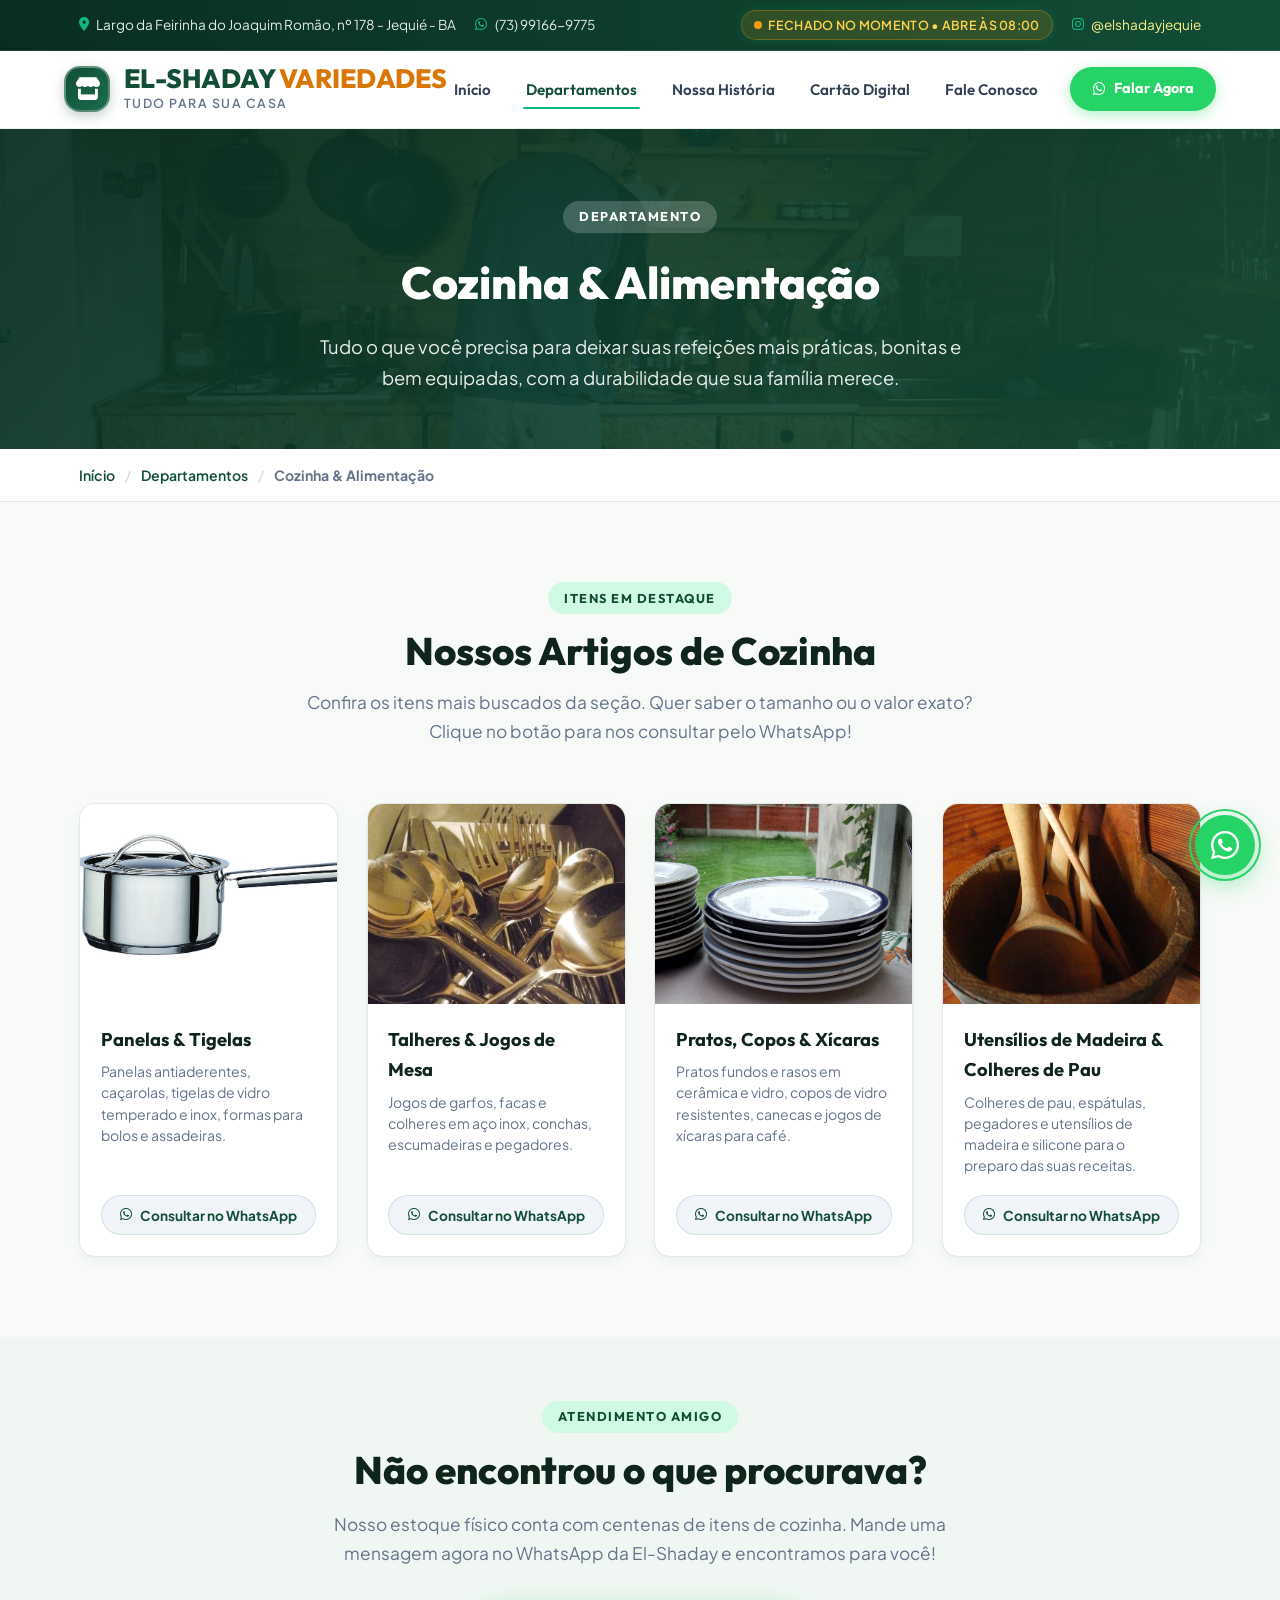
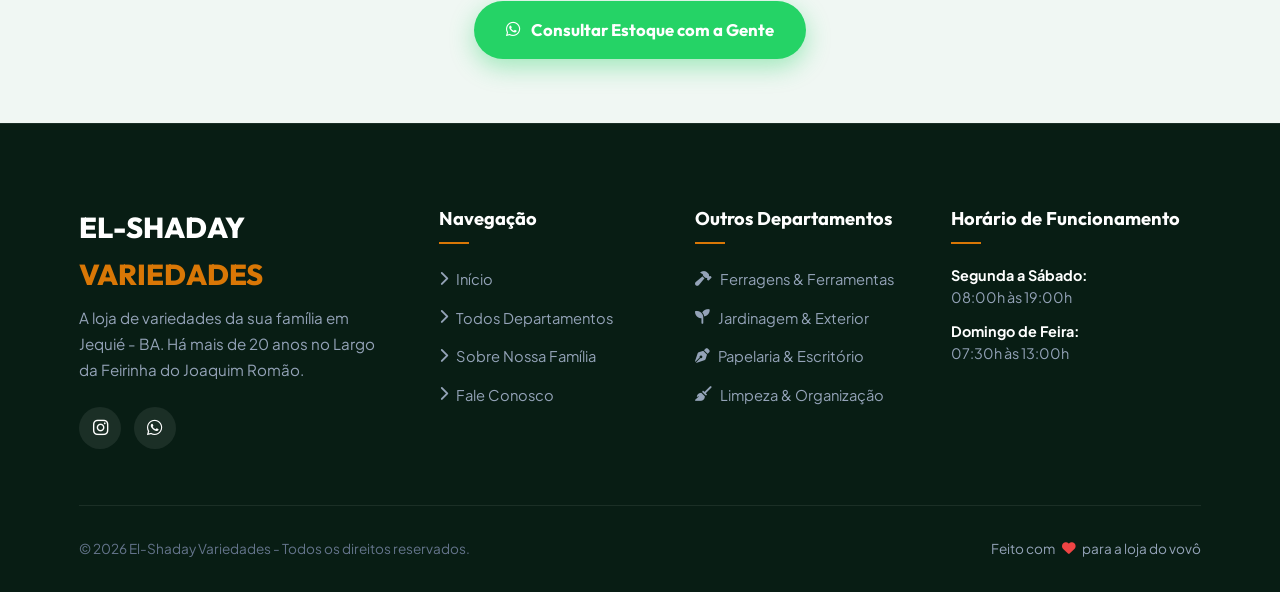
<file: cozinha.html>
<!DOCTYPE html>
<html lang="pt-BR">
<head>
    <meta charset="UTF-8">
    <meta name="viewport" content="width=device-width, initial-scale=1.0">
    <title>Cozinha & Alimentação - El-Shaday Variedades Jequié</title>
    <meta name="description" content="Panelas, tigelas, talheres, pratos, copos e acessórios para sua cozinha na El-Shaday Variedades em Jequié - BA. Preço justo e qualidade para o seu lar!">
    
    <link rel="preconnect" href="https://fonts.googleapis.com">
    <link rel="preconnect" href="https://fonts.gstatic.com" crossorigin>
    <link href="https://fonts.googleapis.com/css2?family=Outfit:wght@300;400;500;600;700;800&family=Plus+Jakarta+Sans:wght@300;400;500;600;700&display=swap" rel="stylesheet">
    <link rel="stylesheet" href="https://cdnjs.cloudflare.com/ajax/libs/font-awesome/6.5.1/css/all.min.css">
    <link rel="stylesheet" href="style.css">
</head>
<body>

    <!-- TOPBAR INFORMATIVA -->
    <div class="topbar">
        <div class="container topbar-content">
            <div class="topbar-left">
                <span class="topbar-item">
                    <i class="fas fa-map-marker-alt"></i> Largo da Feirinha do Joaquim Romão, nº 178 - Jequié - BA
                </span>
                <span class="topbar-item">
                    <i class="fab fa-whatsapp"></i> (73) 99166-9775
                </span>
            </div>
            <div class="topbar-right">
                <div id="store-status-badge" class="store-status-badge">
                    <span class="status-dot"></span>
                    <span id="store-status-text">Verificando status...</span>
                </div>
                <a href="https://instagram.com/elshadayjequie" target="_blank" class="topbar-item" style="color: #fef08a;">
                    <i class="fab fa-instagram"></i> @elshadayjequie
                </a>
            </div>
        </div>
    </div>

    <!-- HEADER & NAVBAR -->
    <header>
        <div class="container header-inner">
            <a href="index.html" class="brand-logo">
                <div class="logo-badge">
                    <i class="fas fa-store"></i>
                </div>
                <div class="logo-text">
                    <h1>EL-SHADAY <span>VARIEDADES</span></h1>
                    <p>Tudo para sua casa</p>
                </div>
            </a>

            <nav id="main-nav">
                <ul>
                    <li><a href="index.html">Início</a></li>
                    <li><a href="index.html#departments" class="active">Departamentos</a></li>
                    <li><a href="index.html#about">Nossa História</a></li>
                    <li><a href="index.html#card">Cartão Digital</a></li>
                    <li><a href="contato.html">Fale Conosco</a></li>
                    <li>
                        <a href="https://wa.me/5573991669775?text=Ol%C3%A1!%20Gostaria%20de%20saber%20sobre%20itens%20de%20cozinha." target="_blank" class="nav-cta-btn">
                            <i class="fab fa-whatsapp"></i> Falar Agora
                        </a>
                    </li>
                </ul>
            </nav>

            <button class="mobile-toggle" id="mobile-toggle" aria-label="Abrir Menu">
                <i class="fas fa-bars"></i>
            </button>
        </div>
    </header>

    <!-- BANNER DO DEPARTAMENTO -->
    <section class="dept-page-header" style="background-image: linear-gradient(135deg, rgba(9, 46, 32, 0.94), rgba(18, 77, 54, 0.88)), url('images/cozinha-header.jpg');">
        <div class="container">
            <span class="section-tag" style="background: rgba(255,255,255,0.2); color: white;">Departamento</span>
            <h1>Cozinha & Alimentação</h1>
            <p>Tudo o que você precisa para deixar suas refeições mais práticas, bonitas e bem equipadas, com a durabilidade que sua família merece.</p>
        </div>
    </section>

    <!-- BREADCRUMBS -->
    <div class="breadcrumbs-bar">
        <div class="container">
            <a href="index.html">Início</a>
            <span>/</span>
            <a href="index.html#departments">Departamentos</a>
            <span>/</span>
            <strong>Cozinha & Alimentação</strong>
        </div>
    </div>

    <!-- GRADE DE PRODUTOS -->
    <section>
        <div class="container">
            <div class="section-header">
                <span class="section-tag">Itens em Destaque</span>
                <h2 class="section-title">Nossos Artigos de Cozinha</h2>
                <p class="section-subtitle">
                    Confira os itens mais buscados da seção. Quer saber o tamanho ou o valor exato? Clique no botão para nos consultar pelo WhatsApp!
                </p>
            </div>

            <div class="category-items-grid">
                <!-- Panelas e Tigelas -->
                <div class="product-item-card">
                    <div class="product-thumb">
                        <img src="images/cozinha-1.jpg" alt="Panelas e Tigelas">
                    </div>
                    <div class="product-details">
                        <h3>Panelas & Tigelas</h3>
                        <p>Panelas antiaderentes, caçarolas, tigelas de vidro temperado e inox, formas para bolos e assadeiras.</p>
                        <button class="btn-ask-item" data-product="Panelas e Tigelas">
                            <i class="fab fa-whatsapp"></i> Consultar no WhatsApp
                        </button>
                    </div>
                </div>

                <!-- Talheres e Acessórios -->
                <div class="product-item-card">
                    <div class="product-thumb">
                        <img src="images/cozinha-2.jpg" alt="Talheres e Acessórios">
                    </div>
                    <div class="product-details">
                        <h3>Talheres & Jogos de Mesa</h3>
                        <p>Jogos de garfos, facas e colheres em aço inox, conchas, escumadeiras e pegadores.</p>
                        <button class="btn-ask-item" data-product="Talheres e Jogos de Mesa">
                            <i class="fab fa-whatsapp"></i> Consultar no WhatsApp
                        </button>
                    </div>
                </div>

                <!-- Pratos e Copos -->
                <div class="product-item-card">
                    <div class="product-thumb">
                        <img src="images/cozinha-3.jpg" alt="Pratos e Copos">
                    </div>
                    <div class="product-details">
                        <h3>Pratos, Copos & Xícaras</h3>
                        <p>Pratos fundos e rasos em cerâmica e vidro, copos de vidro resistentes, canecas e jogos de xícaras para café.</p>
                        <button class="btn-ask-item" data-product="Pratos, Copos e Xícaras">
                            <i class="fab fa-whatsapp"></i> Consultar no WhatsApp
                        </button>
                    </div>
                </div>

                <!-- Acessórios e Potes -->
                <div class="product-item-card">
                    <div class="product-thumb">
                        <img src="images/cozinha-4.jpg" alt="Utensílios de Madeira e Colheres de Pau">
                    </div>
                    <div class="product-details">
                        <h3>Utensílios de Madeira & Colheres de Pau</h3>
                        <p>Colheres de pau, espátulas, pegadores e utensílios de madeira e silicone para o preparo das suas receitas.</p>
                        <button class="btn-ask-item" data-product="Utensílios de Cozinha e Colheres de Pau">
                            <i class="fab fa-whatsapp"></i> Consultar no WhatsApp
                        </button>
                    </div>
                </div>
            </div>
        </div>
    </section>

    <!-- BANNER DE AJUDA PERSONALIZADA -->
    <section style="background: var(--bg-card-alt); padding: 4rem 0;">
        <div class="container" style="text-align: center;">
            <div style="max-width: 650px; margin: 0 auto;">
                <span class="section-tag">Atendimento Amigo</span>
                <h2 class="section-title" style="margin-bottom: 1rem;">Não encontrou o que procurava?</h2>
                <p class="section-subtitle" style="margin-bottom: 2rem;">
                    Nosso estoque físico conta com centenas de itens de cozinha. Mande uma mensagem agora no WhatsApp da El-Shaday e encontramos para você!
                </p>
                <a href="https://wa.me/5573991669775?text=Ol%C3%A1!%20Procuro%20um%20item%20de%20cozinha%20espec%C3%ADfico%20na%20El-Shaday." target="_blank" class="btn-primary-hero">
                    <i class="fab fa-whatsapp"></i> Consultar Estoque com a Gente
                </a>
            </div>
        </div>
    </section>

    <!-- RODAPÉ -->
    <footer>
        <div class="container">
            <div class="footer-grid">
                <div class="footer-brand">
                    <h2>EL-SHADAY <span>VARIEDADES</span></h2>
                    <p>A loja de variedades da sua família em Jequié - BA. Há mais de 20 anos no Largo da Feirinha do Joaquim Romão.</p>
                    <div class="social-links">
                        <a href="https://instagram.com/elshadayjequie" target="_blank" class="social-icon instagram"><i class="fab fa-instagram"></i></a>
                        <a href="https://wa.me/5573991669775" target="_blank" class="social-icon whatsapp"><i class="fab fa-whatsapp"></i></a>
                    </div>
                </div>

                <div class="footer-column">
                    <h3>Navegação</h3>
                    <ul class="footer-links-list">
                        <li><a href="index.html"><i class="fas fa-chevron-right"></i> Início</a></li>
                        <li><a href="index.html#departments"><i class="fas fa-chevron-right"></i> Todos Departamentos</a></li>
                        <li><a href="index.html#about"><i class="fas fa-chevron-right"></i> Sobre Nossa Família</a></li>
                        <li><a href="contato.html"><i class="fas fa-chevron-right"></i> Fale Conosco</a></li>
                    </ul>
                </div>

                <div class="footer-column">
                    <h3>Outros Departamentos</h3>
                    <ul class="footer-links-list">
                        <li><a href="ferragens.html"><i class="fas fa-hammer"></i> Ferragens & Ferramentas</a></li>
                        <li><a href="jardinagem.html"><i class="fas fa-seedling"></i> Jardinagem & Exterior</a></li>
                        <li><a href="papelaria.html"><i class="fas fa-pen-nib"></i> Papelaria & Escritório</a></li>
                        <li><a href="limpeza.html"><i class="fas fa-broom"></i> Limpeza & Organização</a></li>
                    </ul>
                </div>

                <div class="footer-column">
                    <h3>Horário de Funcionamento</h3>
                    <div class="footer-hours-item">
                        <strong>Segunda a Sábado:</strong>
                        08:00h às 19:00h
                    </div>
                    <div class="footer-hours-item">
                        <strong>Domingo de Feira:</strong>
                        07:30h às 13:00h
                    </div>
                </div>
            </div>

            <div class="footer-bottom">
                <p>&copy; 2026 El-Shaday Variedades - Todos os direitos reservados.</p>
                <div class="footer-tribute">
                    <span>Feito com</span> <i class="fas fa-heart"></i> <span>para a loja do vovô</span>
                </div>
            </div>
        </div>
    </footer>

    <!-- WIDGET WHATSAPP -->
    <div class="whatsapp-widget">
        <a href="https://wa.me/5573991669775?text=Ol%C3%A1!%20Gostaria%20de%20consultar%20itens%20de%20cozinha." target="_blank" class="whatsapp-btn-pulse" aria-label="Falar no WhatsApp">
            <i class="fab fa-whatsapp"></i>
        </a>
    </div>

    <button class="back-to-top" id="back-to-top" aria-label="Voltar ao Topo"><i class="fas fa-arrow-up"></i></button>

    <script src="script.js"></script>
</body>
</html>
</file>
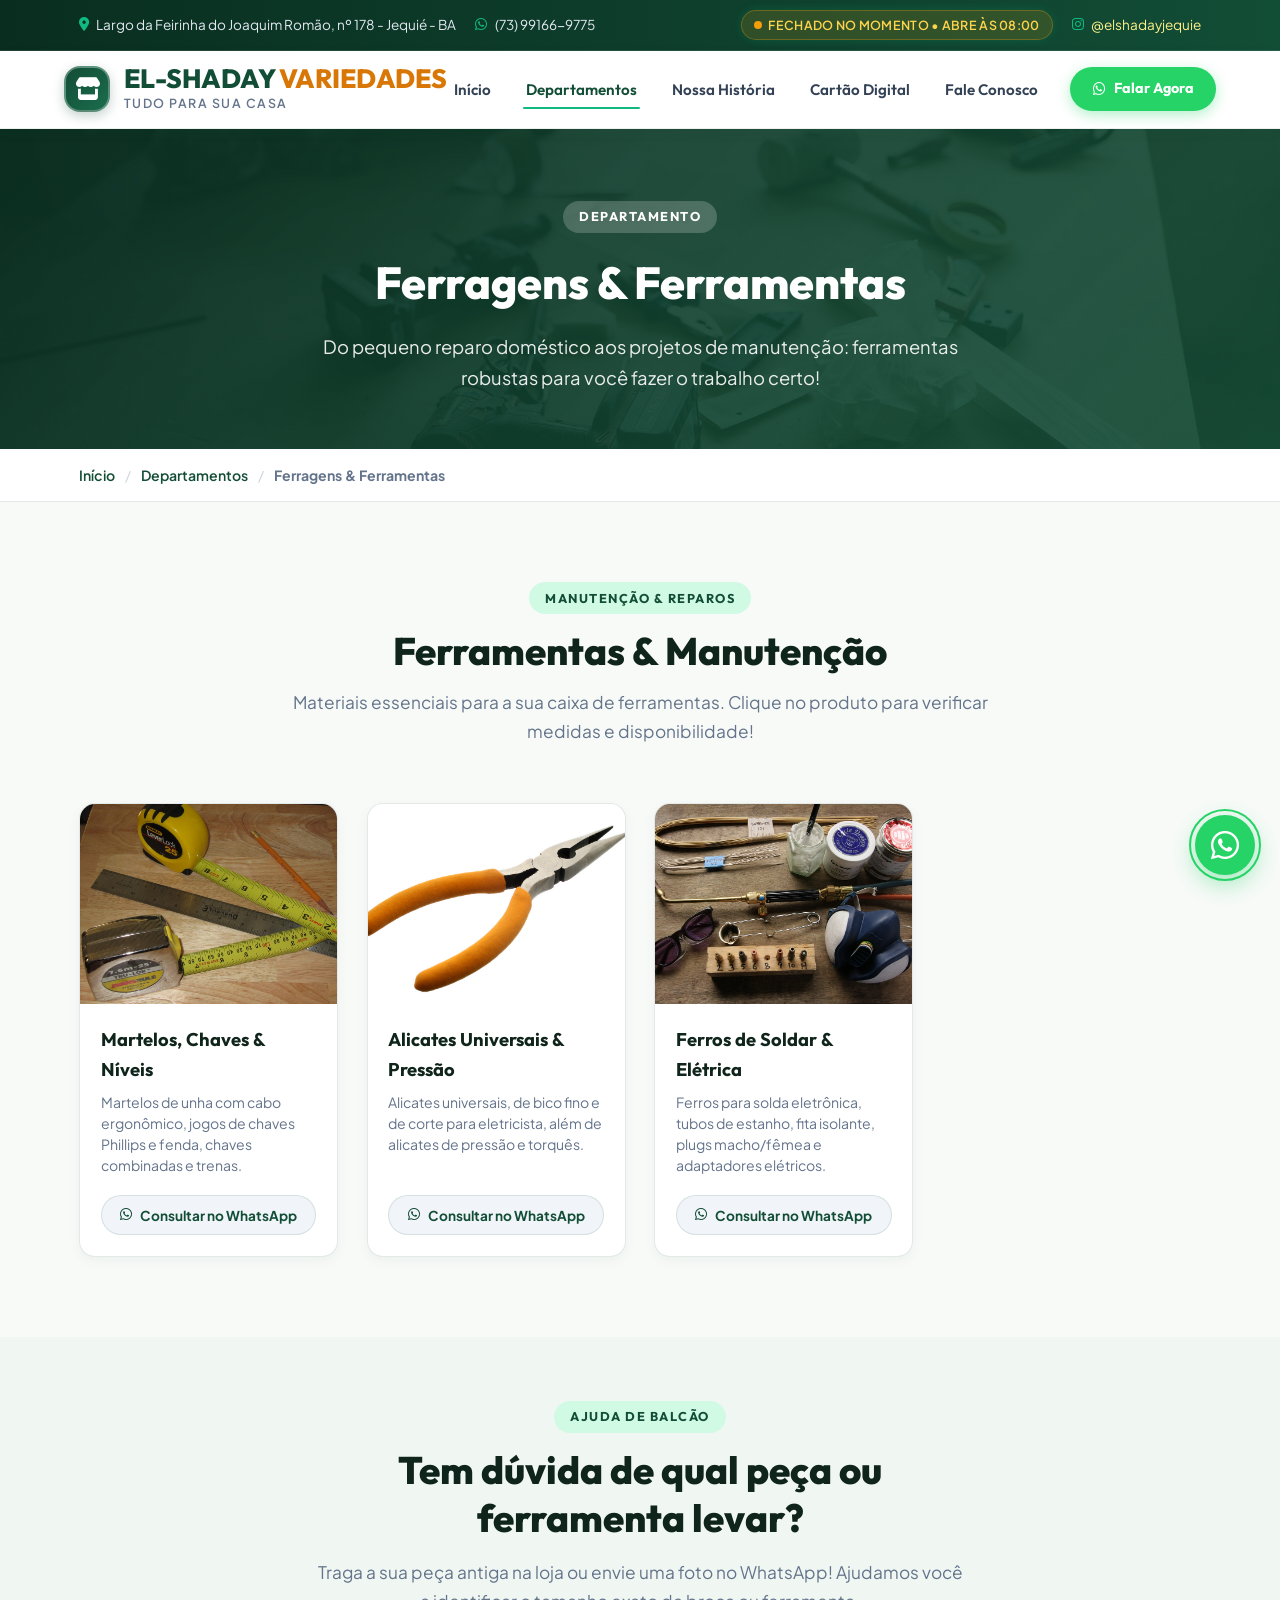
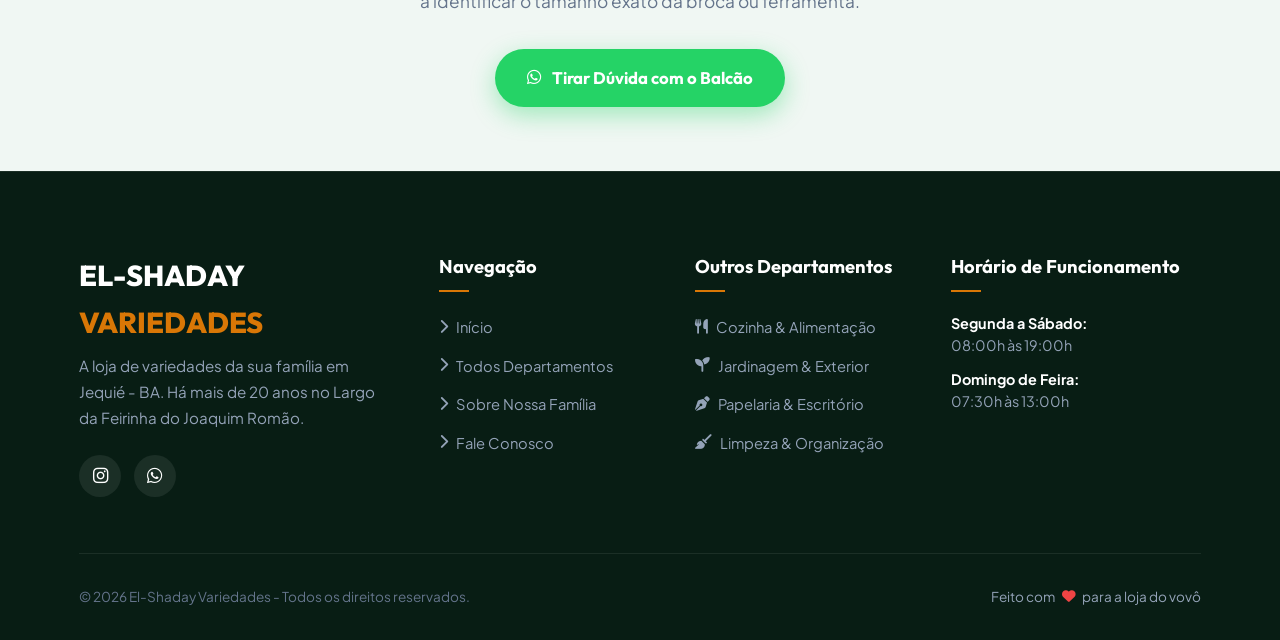
<file: ferragens.html>
<!DOCTYPE html>
<html lang="pt-BR">
<head>
    <meta charset="UTF-8">
    <meta name="viewport" content="width=device-width, initial-scale=1.0">
    <title>Ferragens & Ferramentas - El-Shaday Variedades Jequié</title>
    <meta name="description" content="Martelos, alicates, chaves de fenda e ferramentas para reparos na El-Shaday Variedades em Jequié - BA.">
    
    <link rel="preconnect" href="https://fonts.googleapis.com">
    <link rel="preconnect" href="https://fonts.gstatic.com" crossorigin>
    <link href="https://fonts.googleapis.com/css2?family=Outfit:wght@300;400;500;600;700;800&family=Plus+Jakarta+Sans:wght@300;400;500;600;700&display=swap" rel="stylesheet">
    <link rel="stylesheet" href="https://cdnjs.cloudflare.com/ajax/libs/font-awesome/6.5.1/css/all.min.css">
    <link rel="stylesheet" href="style.css">
</head>
<body>

    <!-- TOPBAR INFORMATIVA -->
    <div class="topbar">
        <div class="container topbar-content">
            <div class="topbar-left">
                <span class="topbar-item">
                    <i class="fas fa-map-marker-alt"></i> Largo da Feirinha do Joaquim Romão, nº 178 - Jequié - BA
                </span>
                <span class="topbar-item">
                    <i class="fab fa-whatsapp"></i> (73) 99166-9775
                </span>
            </div>
            <div class="topbar-right">
                <div id="store-status-badge" class="store-status-badge">
                    <span class="status-dot"></span>
                    <span id="store-status-text">Verificando status...</span>
                </div>
                <a href="https://instagram.com/elshadayjequie" target="_blank" class="topbar-item" style="color: #fef08a;">
                    <i class="fab fa-instagram"></i> @elshadayjequie
                </a>
            </div>
        </div>
    </div>

    <!-- HEADER & NAVBAR -->
    <header>
        <div class="container header-inner">
            <a href="index.html" class="brand-logo">
                <div class="logo-badge">
                    <i class="fas fa-store"></i>
                </div>
                <div class="logo-text">
                    <h1>EL-SHADAY <span>VARIEDADES</span></h1>
                    <p>Tudo para sua casa</p>
                </div>
            </a>

            <nav id="main-nav">
                <ul>
                    <li><a href="index.html">Início</a></li>
                    <li><a href="index.html#departments" class="active">Departamentos</a></li>
                    <li><a href="index.html#about">Nossa História</a></li>
                    <li><a href="index.html#card">Cartão Digital</a></li>
                    <li><a href="contato.html">Fale Conosco</a></li>
                    <li>
                        <a href="https://wa.me/5573991669775?text=Ol%C3%A1!%20Gostaria%20de%20consultar%20ferramentas%20ou%20ferragens." target="_blank" class="nav-cta-btn">
                            <i class="fab fa-whatsapp"></i> Falar Agora
                        </a>
                    </li>
                </ul>
            </nav>

            <button class="mobile-toggle" id="mobile-toggle" aria-label="Abrir Menu">
                <i class="fas fa-bars"></i>
            </button>
        </div>
    </header>

    <!-- BANNER DO DEPARTAMENTO -->
    <section class="dept-page-header" style="background-image: linear-gradient(135deg, rgba(9, 46, 32, 0.94), rgba(18, 77, 54, 0.88)), url('images/ferragens-header.jpg');">
        <div class="container">
            <span class="section-tag" style="background: rgba(255,255,255,0.2); color: white;">Departamento</span>
            <h1>Ferragens & Ferramentas</h1>
            <p>Do pequeno reparo doméstico aos projetos de manutenção: ferramentas robustas para você fazer o trabalho certo!</p>
        </div>
    </section>

    <!-- BREADCRUMBS -->
    <div class="breadcrumbs-bar">
        <div class="container">
            <a href="index.html">Início</a>
            <span>/</span>
            <a href="index.html#departments">Departamentos</a>
            <span>/</span>
            <strong>Ferragens & Ferramentas</strong>
        </div>
    </div>

    <!-- GRADE DE PRODUTOS -->
    <section>
        <div class="container">
            <div class="section-header">
                <span class="section-tag">Manutenção & Reparos</span>
                <h2 class="section-title">Ferramentas & Manutenção</h2>
                <p class="section-subtitle">
                    Materiais essenciais para a sua caixa de ferramentas. Clique no produto para verificar medidas e disponibilidade!
                </p>
            </div>

            <div class="category-items-grid">
                <!-- Martelos e Chaves -->
                <div class="product-item-card">
                    <div class="product-thumb">
                        <img src="images/ferragens-4.jpg" alt="Martelos, Chaves e Trenas">
                    </div>
                    <div class="product-details">
                        <h3>Martelos, Chaves & Níveis</h3>
                        <p>Martelos de unha com cabo ergonômico, jogos de chaves Phillips e fenda, chaves combinadas e trenas.</p>
                        <button class="btn-ask-item" data-product="Martelos e Chaves de Fenda">
                            <i class="fab fa-whatsapp"></i> Consultar no WhatsApp
                        </button>
                    </div>
                </div>

                <!-- Alicates -->
                <div class="product-item-card">
                    <div class="product-thumb">
                        <img src="images/ferragens-2.jpg" alt="Alicates e Ferramentas Manuais">
                    </div>
                    <div class="product-details">
                        <h3>Alicates Universais & Pressão</h3>
                        <p>Alicates universais, de bico fino e de corte para eletricista, além de alicates de pressão e torquês.</p>
                        <button class="btn-ask-item" data-product="Alicates Universais e de Corte">
                            <i class="fab fa-whatsapp"></i> Consultar no WhatsApp
                        </button>
                    </div>
                </div>

                <!-- Ferro de Solda e Elétrica -->
                <div class="product-item-card">
                    <div class="product-thumb">
                        <img src="images/index-ferragens-3.jpg" alt="Ferro de Solda e Elétrica">
                    </div>
                    <div class="product-details">
                        <h3>Ferros de Soldar & Elétrica</h3>
                        <p>Ferros para solda eletrônica, tubos de estanho, fita isolante, plugs macho/fêmea e adaptadores elétricos.</p>
                        <button class="btn-ask-item" data-product="Ferro de Soldar e Artigos Elétricos">
                            <i class="fab fa-whatsapp"></i> Consultar no WhatsApp
                        </button>
                    </div>
                </div>

            </div>
        </div>
    </section>

    <!-- BANNER AJUDA -->
    <section style="background: var(--bg-card-alt); padding: 4rem 0;">
        <div class="container" style="text-align: center;">
            <div style="max-width: 650px; margin: 0 auto;">
                <span class="section-tag">Ajuda de Balcão</span>
                <h2 class="section-title" style="margin-bottom: 1rem;">Tem dúvida de qual peça ou ferramenta levar?</h2>
                <p class="section-subtitle" style="margin-bottom: 2rem;">
                    Traga a sua peça antiga na loja ou envie uma foto no WhatsApp! Ajudamos você a identificar o tamanho exato da broca ou ferramenta.
                </p>
                <a href="https://wa.me/5573991669775?text=Ol%C3%A1!%20Gostaria%20de%20tirar%20uma%20d%C3%BAvida%20sobre%20uma%20ferramenta%20ou%20pe%C3%A7a." target="_blank" class="btn-primary-hero">
                    <i class="fab fa-whatsapp"></i> Tirar Dúvida com o Balcão
                </a>
            </div>
        </div>
    </section>

    <!-- RODAPÉ -->
    <footer>
        <div class="container">
            <div class="footer-grid">
                <div class="footer-brand">
                    <h2>EL-SHADAY <span>VARIEDADES</span></h2>
                    <p>A loja de variedades da sua família em Jequié - BA. Há mais de 20 anos no Largo da Feirinha do Joaquim Romão.</p>
                    <div class="social-links">
                        <a href="https://instagram.com/elshadayjequie" target="_blank" class="social-icon instagram"><i class="fab fa-instagram"></i></a>
                        <a href="https://wa.me/5573991669775" target="_blank" class="social-icon whatsapp"><i class="fab fa-whatsapp"></i></a>
                    </div>
                </div>

                <div class="footer-column">
                    <h3>Navegação</h3>
                    <ul class="footer-links-list">
                        <li><a href="index.html"><i class="fas fa-chevron-right"></i> Início</a></li>
                        <li><a href="index.html#departments"><i class="fas fa-chevron-right"></i> Todos Departamentos</a></li>
                        <li><a href="index.html#about"><i class="fas fa-chevron-right"></i> Sobre Nossa Família</a></li>
                        <li><a href="contato.html"><i class="fas fa-chevron-right"></i> Fale Conosco</a></li>
                    </ul>
                </div>

                <div class="footer-column">
                    <h3>Outros Departamentos</h3>
                    <ul class="footer-links-list">
                        <li><a href="cozinha.html"><i class="fas fa-utensils"></i> Cozinha & Alimentação</a></li>
                        <li><a href="jardinagem.html"><i class="fas fa-seedling"></i> Jardinagem & Exterior</a></li>
                        <li><a href="papelaria.html"><i class="fas fa-pen-nib"></i> Papelaria & Escritório</a></li>
                        <li><a href="limpeza.html"><i class="fas fa-broom"></i> Limpeza & Organização</a></li>
                    </ul>
                </div>

                <div class="footer-column">
                    <h3>Horário de Funcionamento</h3>
                    <div class="footer-hours-item">
                        <strong>Segunda a Sábado:</strong>
                        08:00h às 19:00h
                    </div>
                    <div class="footer-hours-item">
                        <strong>Domingo de Feira:</strong>
                        07:30h às 13:00h
                    </div>
                </div>
            </div>

            <div class="footer-bottom">
                <p>&copy; 2026 El-Shaday Variedades - Todos os direitos reservados.</p>
                <div class="footer-tribute">
                    <span>Feito com</span> <i class="fas fa-heart"></i> <span>para a loja do vovô</span>
                </div>
            </div>
        </div>
    </footer>

    <!-- WIDGET WHATSAPP -->
    <div class="whatsapp-widget">
        <a href="https://wa.me/5573991669775?text=Ol%C3%A1!%20Gostaria%20de%20consultar%20ferragens%20ou%20ferramentas." target="_blank" class="whatsapp-btn-pulse" aria-label="Falar no WhatsApp">
            <i class="fab fa-whatsapp"></i>
        </a>
    </div>

    <button class="back-to-top" id="back-to-top" aria-label="Voltar ao Topo"><i class="fas fa-arrow-up"></i></button>

    <script src="script.js"></script>
</body>
</html>
</file>
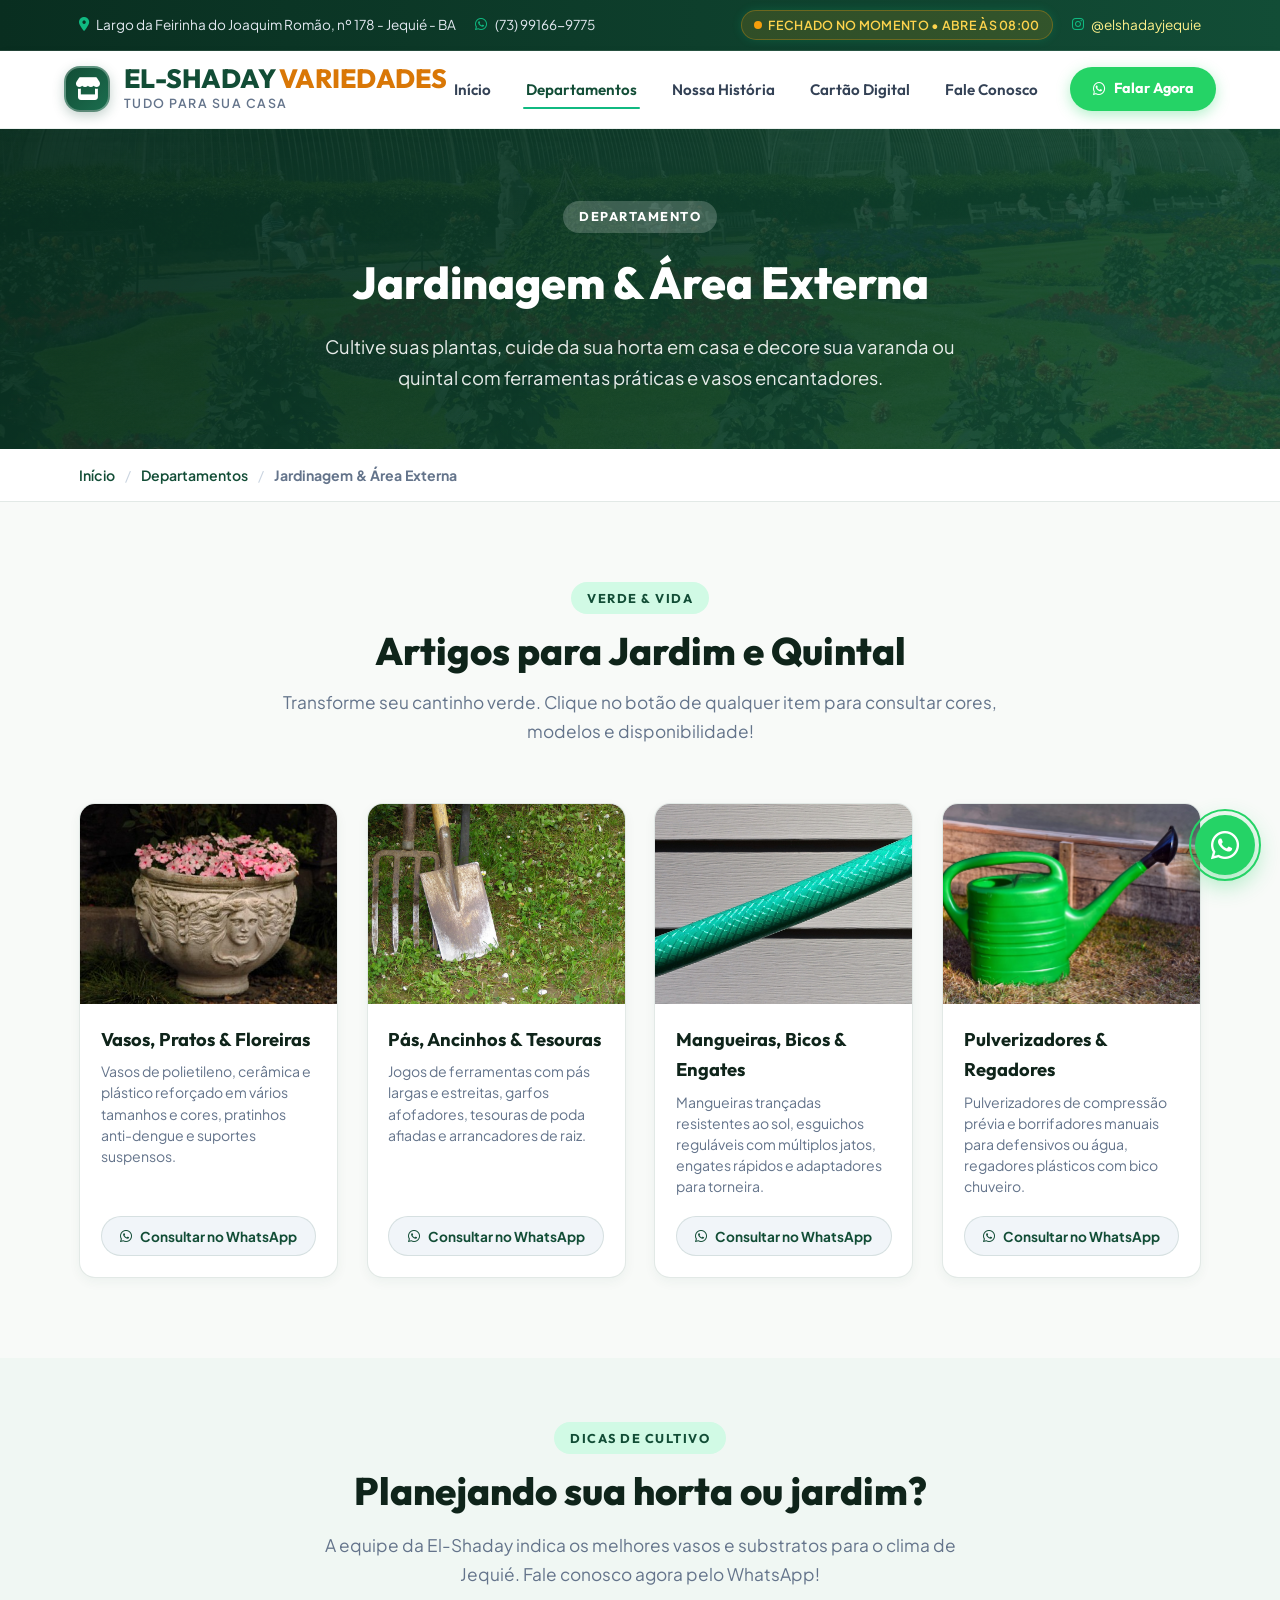
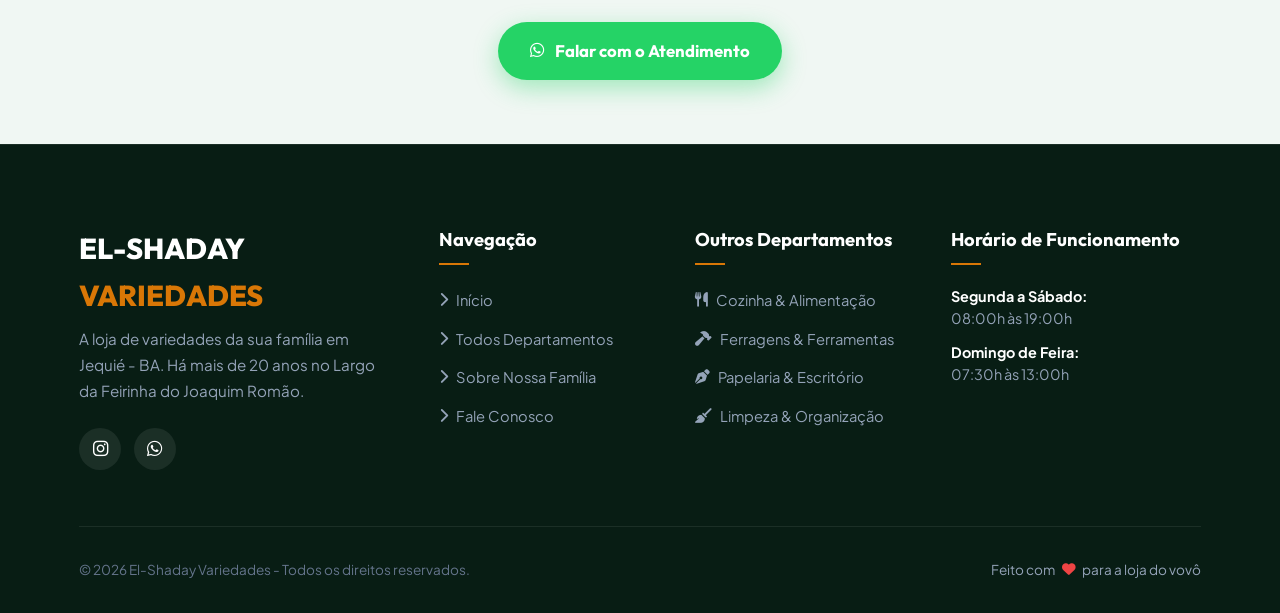
<file: jardinagem.html>
<!DOCTYPE html>
<html lang="pt-BR">
<head>
    <meta charset="UTF-8">
    <meta name="viewport" content="width=device-width, initial-scale=1.0">
    <title>Jardinagem & Exterior - El-Shaday Variedades Jequié</title>
    <meta name="description" content="Vasos para plantas, ferramentas de jardim, mangueiras e acessórios para área externa na El-Shaday Variedades em Jequié - BA.">
    
    <link rel="preconnect" href="https://fonts.googleapis.com">
    <link rel="preconnect" href="https://fonts.gstatic.com" crossorigin>
    <link href="https://fonts.googleapis.com/css2?family=Outfit:wght@300;400;500;600;700;800&family=Plus+Jakarta+Sans:wght@300;400;500;600;700&display=swap" rel="stylesheet">
    <link rel="stylesheet" href="https://cdnjs.cloudflare.com/ajax/libs/font-awesome/6.5.1/css/all.min.css">
    <link rel="stylesheet" href="style.css">
</head>
<body>

    <!-- TOPBAR INFORMATIVA -->
    <div class="topbar">
        <div class="container topbar-content">
            <div class="topbar-left">
                <span class="topbar-item">
                    <i class="fas fa-map-marker-alt"></i> Largo da Feirinha do Joaquim Romão, nº 178 - Jequié - BA
                </span>
                <span class="topbar-item">
                    <i class="fab fa-whatsapp"></i> (73) 99166-9775
                </span>
            </div>
            <div class="topbar-right">
                <div id="store-status-badge" class="store-status-badge">
                    <span class="status-dot"></span>
                    <span id="store-status-text">Verificando status...</span>
                </div>
                <a href="https://instagram.com/elshadayjequie" target="_blank" class="topbar-item" style="color: #fef08a;">
                    <i class="fab fa-instagram"></i> @elshadayjequie
                </a>
            </div>
        </div>
    </div>

    <!-- HEADER & NAVBAR -->
    <header>
        <div class="container header-inner">
            <a href="index.html" class="brand-logo">
                <div class="logo-badge">
                    <i class="fas fa-store"></i>
                </div>
                <div class="logo-text">
                    <h1>EL-SHADAY <span>VARIEDADES</span></h1>
                    <p>Tudo para sua casa</p>
                </div>
            </a>

            <nav id="main-nav">
                <ul>
                    <li><a href="index.html">Início</a></li>
                    <li><a href="index.html#departments" class="active">Departamentos</a></li>
                    <li><a href="index.html#about">Nossa História</a></li>
                    <li><a href="index.html#card">Cartão Digital</a></li>
                    <li><a href="contato.html">Fale Conosco</a></li>
                    <li>
                        <a href="https://wa.me/5573991669775?text=Ol%C3%A1!%20Gostaria%20de%20consultar%20artigos%20de%20jardinagem." target="_blank" class="nav-cta-btn">
                            <i class="fab fa-whatsapp"></i> Falar Agora
                        </a>
                    </li>
                </ul>
            </nav>

            <button class="mobile-toggle" id="mobile-toggle" aria-label="Abrir Menu">
                <i class="fas fa-bars"></i>
            </button>
        </div>
    </header>

    <!-- BANNER DO DEPARTAMENTO -->
    <section class="dept-page-header" style="background-image: linear-gradient(135deg, rgba(9, 46, 32, 0.94), rgba(18, 77, 54, 0.88)), url('images/jardinagem-header.jpg');">
        <div class="container">
            <span class="section-tag" style="background: rgba(255,255,255,0.2); color: white;">Departamento</span>
            <h1>Jardinagem & Área Externa</h1>
            <p>Cultive suas plantas, cuide da sua horta em casa e decore sua varanda ou quintal com ferramentas práticas e vasos encantadores.</p>
        </div>
    </section>

    <!-- BREADCRUMBS -->
    <div class="breadcrumbs-bar">
        <div class="container">
            <a href="index.html">Início</a>
            <span>/</span>
            <a href="index.html#departments">Departamentos</a>
            <span>/</span>
            <strong>Jardinagem & Área Externa</strong>
        </div>
    </div>

    <!-- GRADE DE PRODUTOS -->
    <section>
        <div class="container">
            <div class="section-header">
                <span class="section-tag">Verde & Vida</span>
                <h2 class="section-title">Artigos para Jardim e Quintal</h2>
                <p class="section-subtitle">
                    Transforme seu cantinho verde. Clique no botão de qualquer item para consultar cores, modelos e disponibilidade!
                </p>
            </div>

            <div class="category-items-grid">
                <!-- Vasos e Floreiras -->
                <div class="product-item-card">
                    <div class="product-thumb">
                        <img src="images/jardinagem-1.jpg" alt="Vasos para Plantas">
                    </div>
                    <div class="product-details">
                        <h3>Vasos, Pratos & Floreiras</h3>
                        <p>Vasos de polietileno, cerâmica e plástico reforçado em vários tamanhos e cores, pratinhos anti-dengue e suportes suspensos.</p>
                        <button class="btn-ask-item" data-product="Vasos e Floreiras para Plantas">
                            <i class="fab fa-whatsapp"></i> Consultar no WhatsApp
                        </button>
                    </div>
                </div>

                <!-- Ferramentas Manuais de Jardim -->
                <div class="product-item-card">
                    <div class="product-thumb">
                        <img src="images/jardinagem-2.jpg" alt="Ferramentas de Jardinagem">
                    </div>
                    <div class="product-details">
                        <h3>Pás, Ancinhos & Tesouras</h3>
                        <p>Jogos de ferramentas com pás largas e estreitas, garfos afofadores, tesouras de poda afiadas e arrancadores de raiz.</p>
                        <button class="btn-ask-item" data-product="Pás e Tesouras de Poda">
                            <i class="fab fa-whatsapp"></i> Consultar no WhatsApp
                        </button>
                    </div>
                </div>

                <!-- Mangueiras e Irrigação -->
                <div class="product-item-card">
                    <div class="product-thumb">
                        <img src="images/jardinagem-3.jpg" alt="Irrigação e Mangueiras">
                    </div>
                    <div class="product-details">
                        <h3>Mangueiras, Bicos & Engates</h3>
                        <p>Mangueiras trançadas resistentes ao sol, esguichos reguláveis com múltiplos jatos, engates rápidos e adaptadores para torneira.</p>
                        <button class="btn-ask-item" data-product="Mangueiras e Esguichos de Jardim">
                            <i class="fab fa-whatsapp"></i> Consultar no WhatsApp
                        </button>
                    </div>
                </div>

                <!-- Pulverizadores e Adubação -->
                <div class="product-item-card">
                    <div class="product-thumb">
                        <img src="images/index-jardinagem-3.jpg" alt="Regadores e Pulverizadores">
                    </div>
                    <div class="product-details">
                        <h3>Pulverizadores & Regadores</h3>
                        <p>Pulverizadores de compressão prévia e borrifadores manuais para defensivos ou água, regadores plásticos com bico chuveiro.</p>
                        <button class="btn-ask-item" data-product="Pulverizadores e Regadores">
                            <i class="fab fa-whatsapp"></i> Consultar no WhatsApp
                        </button>
                    </div>
                </div>
            </div>
        </div>
    </section>

    <!-- BANNER AJUDA -->
    <section style="background: var(--bg-card-alt); padding: 4rem 0;">
        <div class="container" style="text-align: center;">
            <div style="max-width: 650px; margin: 0 auto;">
                <span class="section-tag">Dicas de Cultivo</span>
                <h2 class="section-title" style="margin-bottom: 1rem;">Planejando sua horta ou jardim?</h2>
                <p class="section-subtitle" style="margin-bottom: 2rem;">
                    A equipe da El-Shaday indica os melhores vasos e substratos para o clima de Jequié. Fale conosco agora pelo WhatsApp!
                </p>
                <a href="https://wa.me/5573991669775?text=Ol%C3%A1!%20Gostaria%20de%20saber%20quais%20vasos%20e%20itens%20de%20jardim%20voc%C3%AAs%20t%C3%AAm." target="_blank" class="btn-primary-hero">
                    <i class="fab fa-whatsapp"></i> Falar com o Atendimento
                </a>
            </div>
        </div>
    </section>

    <!-- RODAPÉ -->
    <footer>
        <div class="container">
            <div class="footer-grid">
                <div class="footer-brand">
                    <h2>EL-SHADAY <span>VARIEDADES</span></h2>
                    <p>A loja de variedades da sua família em Jequié - BA. Há mais de 20 anos no Largo da Feirinha do Joaquim Romão.</p>
                    <div class="social-links">
                        <a href="https://instagram.com/elshadayjequie" target="_blank" class="social-icon instagram"><i class="fab fa-instagram"></i></a>
                        <a href="https://wa.me/5573991669775" target="_blank" class="social-icon whatsapp"><i class="fab fa-whatsapp"></i></a>
                    </div>
                </div>

                <div class="footer-column">
                    <h3>Navegação</h3>
                    <ul class="footer-links-list">
                        <li><a href="index.html"><i class="fas fa-chevron-right"></i> Início</a></li>
                        <li><a href="index.html#departments"><i class="fas fa-chevron-right"></i> Todos Departamentos</a></li>
                        <li><a href="index.html#about"><i class="fas fa-chevron-right"></i> Sobre Nossa Família</a></li>
                        <li><a href="contato.html"><i class="fas fa-chevron-right"></i> Fale Conosco</a></li>
                    </ul>
                </div>

                <div class="footer-column">
                    <h3>Outros Departamentos</h3>
                    <ul class="footer-links-list">
                        <li><a href="cozinha.html"><i class="fas fa-utensils"></i> Cozinha & Alimentação</a></li>
                        <li><a href="ferragens.html"><i class="fas fa-hammer"></i> Ferragens & Ferramentas</a></li>
                        <li><a href="papelaria.html"><i class="fas fa-pen-nib"></i> Papelaria & Escritório</a></li>
                        <li><a href="limpeza.html"><i class="fas fa-broom"></i> Limpeza & Organização</a></li>
                    </ul>
                </div>

                <div class="footer-column">
                    <h3>Horário de Funcionamento</h3>
                    <div class="footer-hours-item">
                        <strong>Segunda a Sábado:</strong>
                        08:00h às 19:00h
                    </div>
                    <div class="footer-hours-item">
                        <strong>Domingo de Feira:</strong>
                        07:30h às 13:00h
                    </div>
                </div>
            </div>

            <div class="footer-bottom">
                <p>&copy; 2026 El-Shaday Variedades - Todos os direitos reservados.</p>
                <div class="footer-tribute">
                    <span>Feito com</span> <i class="fas fa-heart"></i> <span>para a loja do vovô</span>
                </div>
            </div>
        </div>
    </footer>

    <!-- WIDGET WHATSAPP -->
    <div class="whatsapp-widget">
        <a href="https://wa.me/5573991669775?text=Ol%C3%A1!%20Gostaria%20de%20consultar%20itens%20de%20jardinagem." target="_blank" class="whatsapp-btn-pulse" aria-label="Falar no WhatsApp">
            <i class="fab fa-whatsapp"></i>
        </a>
    </div>

    <button class="back-to-top" id="back-to-top" aria-label="Voltar ao Topo"><i class="fas fa-arrow-up"></i></button>

    <script src="script.js"></script>
</body>
</html>
</file>
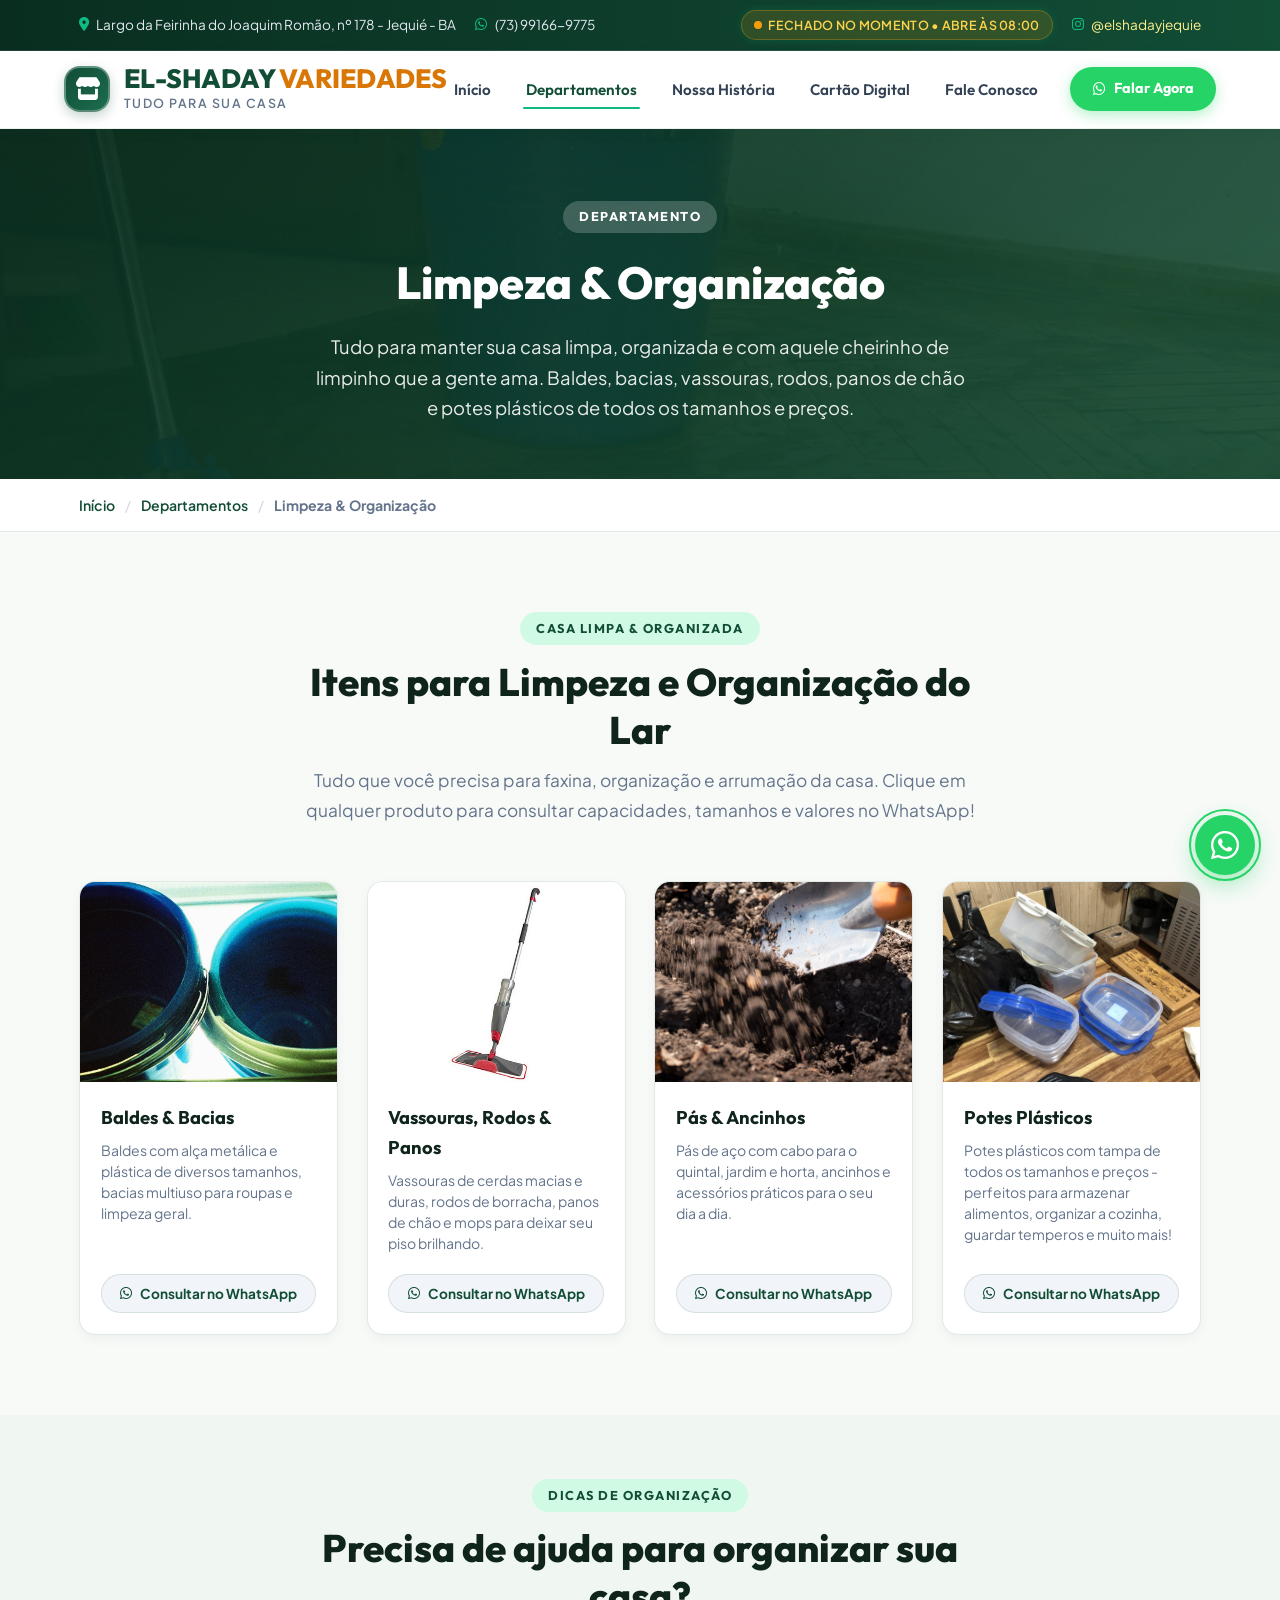
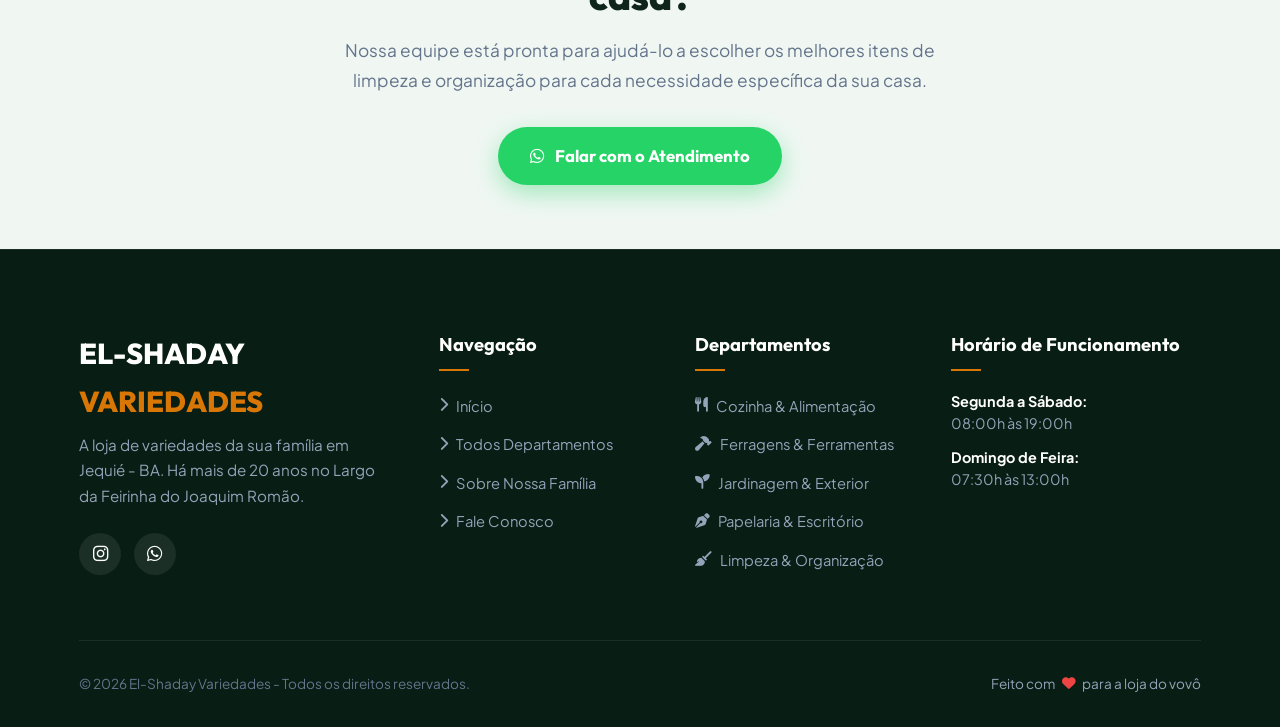
<file: limpeza.html>
<!DOCTYPE html>
<html lang="pt-BR">
<head>
    <meta charset="UTF-8">
    <meta name="viewport" content="width=device-width, initial-scale=1.0">
    <title>Limpeza & Organização - El-Shaday Variedades Jequié</title>
    <meta name="description" content="Rodos, panos de chão, vassouras, pás, baldes, bacias e potes plásticos para organização e limpeza da casa na El-Shaday Variedades em Jequié - BA.">

    <link rel="preconnect" href="https://fonts.googleapis.com">
    <link rel="preconnect" href="https://fonts.gstatic.com" crossorigin>
    <link href="https://fonts.googleapis.com/css2?family=Outfit:wght@300;400;500;600;700;800&family=Plus+Jakarta+Sans:wght@300;400;500;600;700&display=swap" rel="stylesheet">
    <link rel="stylesheet" href="https://cdnjs.cloudflare.com/ajax/libs/font-awesome/6.5.1/css/all.min.css">
    <link rel="stylesheet" href="style.css">
</head>
<body>

    <!-- TOPBAR INFORMATIVA -->
    <div class="topbar">
        <div class="container topbar-content">
            <div class="topbar-left">
                <span class="topbar-item">
                    <i class="fas fa-map-marker-alt"></i> Largo da Feirinha do Joaquim Romão, nº 178 - Jequié - BA
                </span>
                <span class="topbar-item">
                    <i class="fab fa-whatsapp"></i> (73) 99166-9775
                </span>
            </div>
            <div class="topbar-right">
                <div id="store-status-badge" class="store-status-badge">
                    <span class="status-dot"></span>
                    <span id="store-status-text">Verificando status...</span>
                </div>
                <a href="https://instagram.com/elshadayjequie?cplk=MXRtcnkzcWhuNmp4aA%3D%3D" target="_blank" class="topbar-item" style="color: #fef08a;">
                    <i class="fab fa-instagram"></i> @elshadayjequie
                </a>
            </div>
        </div>
    </div>

    <!-- HEADER & NAVBAR -->
    <header>
        <div class="container header-inner">
            <a href="index.html" class="brand-logo">
                <div class="logo-badge">
                    <i class="fas fa-store"></i>
                </div>
                <div class="logo-text">
                    <h1>EL-SHADAY <span>VARIEDADES</span></h1>
                    <p>Tudo para sua casa</p>
                </div>
            </a>

            <nav id="main-nav">
                <ul>
                    <li><a href="index.html">Início</a></li>
                    <li><a href="index.html#departments" class="active">Departamentos</a></li>
                    <li><a href="index.html#about">Nossa História</a></li>
                    <li><a href="index.html#card">Cartão Digital</a></li>
                    <li><a href="contato.html">Fale Conosco</a></li>
                    <li>
                        <a href="https://wa.me/5573991669775?text=Ol%C3%A1!%20Gostaria%20de%20consultar%20produtos%20de%20limpeza%20e%20organiza%C3%A7%C3%A3o." target="_blank" class="nav-cta-btn">
                            <i class="fab fa-whatsapp"></i> Falar Agora
                        </a>
                    </li>
                </ul>
            </nav>

            <button class="mobile-toggle" id="mobile-toggle" aria-label="Abrir Menu">
                <i class="fas fa-bars"></i>
            </button>
        </div>
    </header>

    <!-- BANNER DO DEPARTAMENTO -->
    <section class="dept-page-header" style="background-image: linear-gradient(135deg, rgba(9, 46, 32, 0.94), rgba(18, 77, 54, 0.88)), url('images/index-limpeza-2.jpg');">
        <div class="container">
            <span class="section-tag" style="background: rgba(255,255,255,0.2); color: white;">Departamento</span>
            <h1>Limpeza & Organização</h1>
            <p>Tudo para manter sua casa limpa, organizada e com aquele cheirinho de limpinho que a gente ama. Baldes, bacias, vassouras, rodos, panos de chão e potes plásticos de todos os tamanhos e preços.</p>
        </div>
    </section>

    <!-- BREADCRUMBS -->
    <div class="breadcrumbs-bar">
        <div class="container">
            <a href="index.html">Início</a>
            <span>/</span>
            <a href="index.html#departments">Departamentos</a>
            <span>/</span>
            <strong>Limpeza & Organização</strong>
        </div>
    </div>

    <!-- GRADE DE PRODUTOS -->
    <section>
        <div class="container">
            <div class="section-header">
                <span class="section-tag">Casa Limpa & Organizada</span>
                <h2 class="section-title">Itens para Limpeza e Organização do Lar</h2>
                <p class="section-subtitle">
                    Tudo que você precisa para faxina, organização e arrumação da casa. Clique em qualquer produto para consultar capacidades, tamanhos e valores no WhatsApp!
                </p>
            </div>

            <div class="category-items-grid">
                <!-- Baldes e Bacias -->
                <div class="product-item-card">
                    <div class="product-thumb">
                        <img src="images/limpeza-3.jpg" alt="Baldes e Bacias">
                    </div>
                    <div class="product-details">
                        <h3>Baldes & Bacias</h3>
                        <p>Baldes com alça metálica e plástica de diversos tamanhos, bacias multiuso para roupas e limpeza geral.</p>
                        <button class="btn-ask-item" data-product="Baldes e Bacias">
                            <i class="fab fa-whatsapp"></i> Consultar no WhatsApp
                        </button>
                    </div>
                </div>

                <!-- Vassouras, Rodos e Panos -->
                <div class="product-item-card">
                    <div class="product-thumb">
                        <img src="images/limpeza-1.jpg" alt="Vassouras, Rodos e Panos de Chão">
                    </div>
                    <div class="product-details">
                        <h3>Vassouras, Rodos & Panos</h3>
                        <p>Vassouras de cerdas macias e duras, rodos de borracha, panos de chão e mops para deixar seu piso brilhando.</p>
                        <button class="btn-ask-item" data-product="Vassouras, Rodos e Panos de Chão">
                            <i class="fab fa-whatsapp"></i> Consultar no WhatsApp
                        </button>
                    </div>
                </div>

                <!-- Pás e Ancinhos -->
                <div class="product-item-card">
                    <div class="product-thumb">
                        <img src="images/index-jardinagem-2.jpg" alt="Pás e Ancinhos">
                    </div>
                    <div class="product-details">
                        <h3>Pás & Ancinhos</h3>
                        <p>Pás de aço com cabo para o quintal, jardim e horta, ancinhos e acessórios práticos para o seu dia a dia.</p>
                        <button class="btn-ask-item" data-product="Pás e Ancinhos">
                            <i class="fab fa-whatsapp"></i> Consultar no WhatsApp
                        </button>
                    </div>
                </div>

                <!-- Potes Plásticos -->
                <div class="product-item-card">
                    <div class="product-thumb">
                        <img src="images/potes-plasticos.jpg" alt="Potes Plásticos">
                    </div>
                    <div class="product-details">
                        <h3>Potes Plásticos</h3>
                        <p>Potes plásticos com tampa de todos os tamanhos e preços - perfeitos para armazenar alimentos, organizar a cozinha, guardar temperos e muito mais!</p>
                        <button class="btn-ask-item" data-product="Potes Plásticos">
                            <i class="fab fa-whatsapp"></i> Consultar no WhatsApp
                        </button>
                    </div>
                </div>
            </div>
        </div>
    </section>

    <!-- BANNER AJUDA -->
    <section style="background: var(--bg-card-alt); padding: 4rem 0;">
        <div class="container" style="text-align: center;">
            <div style="max-width: 650px; margin: 0 auto;">
                <span class="section-tag">Dicas de Organização</span>
                <h2 class="section-title" style="margin-bottom: 1rem;">Precisa de ajuda para organizar sua casa?</h2>
                <p class="section-subtitle" style="margin-bottom: 2rem;">
                    Nossa equipe está pronta para ajudá-lo a escolher os melhores itens de limpeza e organização para cada necessidade específica da sua casa.
                </p>
                <a href="https://wa.me/5573991669775?text=Ol%C3%A1!%20Gostaria%20de%20dicas%20de%20organiza%C3%A7%C3%A3o%20e%20limpeza%20para%20minha%20casa." target="_blank" class="btn-primary-hero">
                    <i class="fab fa-whatsapp"></i> Falar com o Atendimento
                </a>
            </div>
        </div>
    </section>

    <!-- RODAPÉ -->
    <footer>
        <div class="container">
            <div class="footer-grid">
                <div class="footer-brand">
                    <h2>EL-SHADAY <span>VARIEDADES</span></h2>
                    <p>A loja de variedades da sua família em Jequié - BA. Há mais de 20 anos no Largo da Feirinha do Joaquim Romão.</p>
                    <div class="social-links">
                        <a href="https://instagram.com/elshadayjequie?cplk=MXRtcnkzcWhuNmp4aA%3D%3D" target="_blank" class="social-icon instagram"><i class="fab fa-instagram"></i></a>
                        <a href="https://wa.me/5573991669775" target="_blank" class="social-icon whatsapp"><i class="fab fa-whatsapp"></i></a>
                    </div>
                </div>

                <div class="footer-column">
                    <h3>Navegação</h3>
                    <ul class="footer-links-list">
                        <li><a href="index.html"><i class="fas fa-chevron-right"></i> Início</a></li>
                        <li><a href="index.html#departments"><i class="fas fa-chevron-right"></i> Todos Departamentos</a></li>
                        <li><a href="index.html#about"><i class="fas fa-chevron-right"></i> Sobre Nossa Família</a></li>
                        <li><a href="contato.html"><i class="fas fa-chevron-right"></i> Fale Conosco</a></li>
                    </ul>
                </div>

                <div class="footer-column">
                    <h3>Departamentos</h3>
                    <ul class="footer-links-list">
                        <li><a href="cozinha.html"><i class="fas fa-utensils"></i> Cozinha & Alimentação</a></li>
                        <li><a href="ferragens.html"><i class="fas fa-hammer"></i> Ferragens & Ferramentas</a></li>
                        <li><a href="jardinagem.html"><i class="fas fa-seedling"></i> Jardinagem & Exterior</a></li>
                        <li><a href="papelaria.html"><i class="fas fa-pen-nib"></i> Papelaria & Escritório</a></li>
                        <li><a href="limpeza.html"><i class="fas fa-broom"></i> Limpeza & Organização</a></li>
                    </ul>
                </div>

                <div class="footer-column">
                    <h3>Horário de Funcionamento</h3>
                    <div class="footer-hours-item">
                        <strong>Segunda a Sábado:</strong>
                        08:00h às 19:00h
                    </div>
                    <div class="footer-hours-item">
                        <strong>Domingo de Feira:</strong>
                        07:30h às 13:00h
                    </div>
                </div>
            </div>

            <div class="footer-bottom">
                <p>&copy; 2026 El-Shaday Variedades - Todos os direitos reservados.</p>
                <div class="footer-tribute">
                    <span>Feito com</span> <i class="fas fa-heart"></i> <span>para a loja do vovô</span>
                </div>
            </div>
        </div>
    </footer>

    <!-- WIDGET WHATSAPP -->
    <div class="whatsapp-widget">
        <a href="https://wa.me/5573991669775?text=Ol%C3%A1!%20Gostaria%20de%20consultar%20produtos%20de%20limpeza." target="_blank" class="whatsapp-btn-pulse" aria-label="Falar no WhatsApp">
            <i class="fab fa-whatsapp"></i>
        </a>
    </div>

    <button class="back-to-top" id="back-to-top" aria-label="Voltar ao Topo"><i class="fas fa-arrow-up"></i></button>

    <script src="script.js"></script>
</body>
</html>
</file>
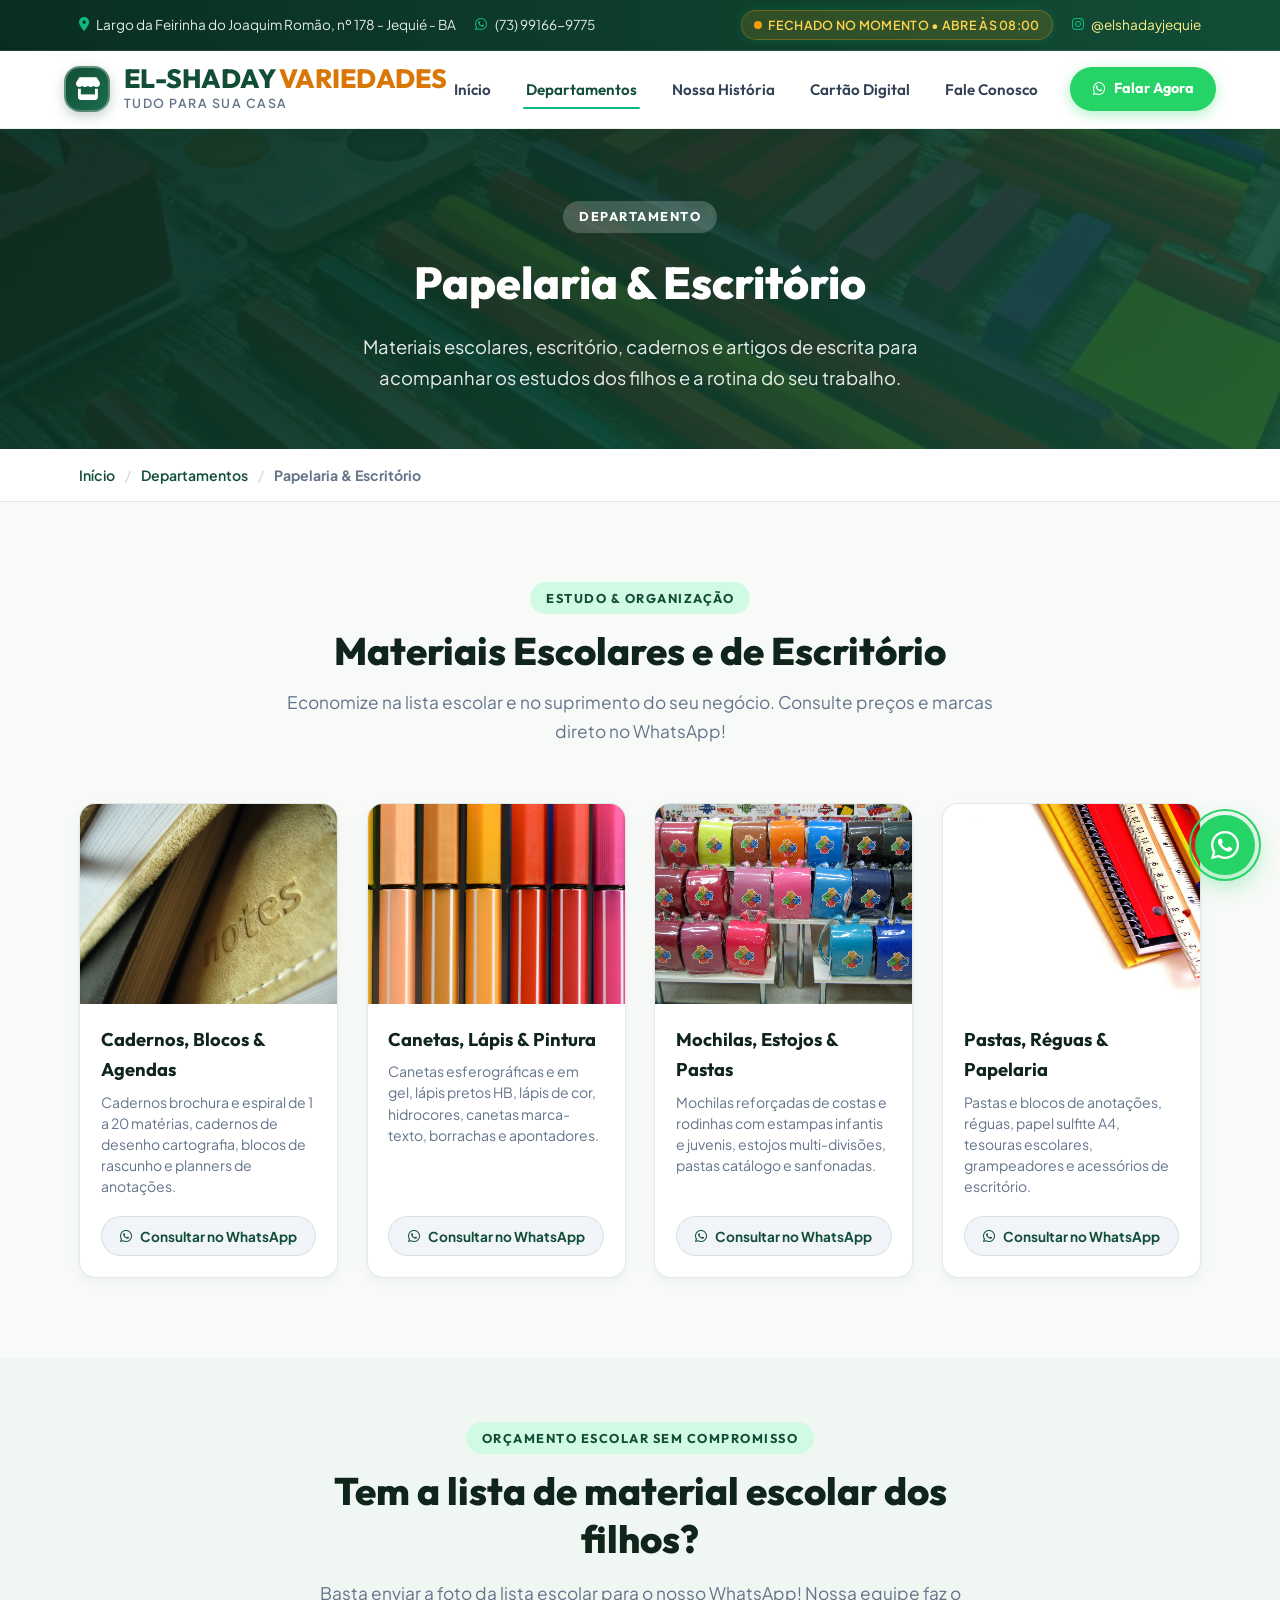
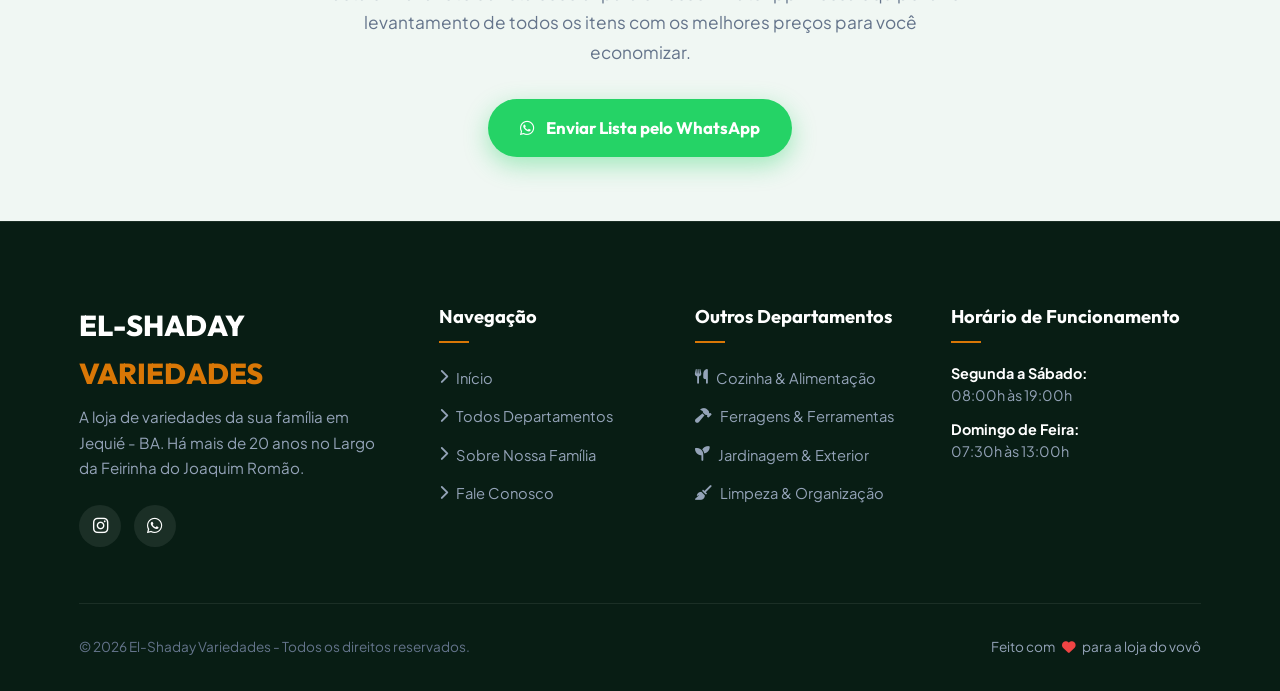
<file: papelaria.html>
<!DOCTYPE html>
<html lang="pt-BR">
<head>
    <meta charset="UTF-8">
    <meta name="viewport" content="width=device-width, initial-scale=1.0">
    <title>Papelaria & Escritório - El-Shaday Variedades Jequié</title>
    <meta name="description" content="Cadernos, lápis, borrachas, canetas, mochilas e materiais escolares completos na El-Shaday Variedades em Jequié - BA.">
    
    <link rel="preconnect" href="https://fonts.googleapis.com">
    <link rel="preconnect" href="https://fonts.gstatic.com" crossorigin>
    <link href="https://fonts.googleapis.com/css2?family=Outfit:wght@300;400;500;600;700;800&family=Plus+Jakarta+Sans:wght@300;400;500;600;700&display=swap" rel="stylesheet">
    <link rel="stylesheet" href="https://cdnjs.cloudflare.com/ajax/libs/font-awesome/6.5.1/css/all.min.css">
    <link rel="stylesheet" href="style.css">
</head>
<body>

    <!-- TOPBAR INFORMATIVA -->
    <div class="topbar">
        <div class="container topbar-content">
            <div class="topbar-left">
                <span class="topbar-item">
                    <i class="fas fa-map-marker-alt"></i> Largo da Feirinha do Joaquim Romão, nº 178 - Jequié - BA
                </span>
                <span class="topbar-item">
                    <i class="fab fa-whatsapp"></i> (73) 99166-9775
                </span>
            </div>
            <div class="topbar-right">
                <div id="store-status-badge" class="store-status-badge">
                    <span class="status-dot"></span>
                    <span id="store-status-text">Verificando status...</span>
                </div>
                <a href="https://instagram.com/elshadayjequie" target="_blank" class="topbar-item" style="color: #fef08a;">
                    <i class="fab fa-instagram"></i> @elshadayjequie
                </a>
            </div>
        </div>
    </div>

    <!-- HEADER & NAVBAR -->
    <header>
        <div class="container header-inner">
            <a href="index.html" class="brand-logo">
                <div class="logo-badge">
                    <i class="fas fa-store"></i>
                </div>
                <div class="logo-text">
                    <h1>EL-SHADAY <span>VARIEDADES</span></h1>
                    <p>Tudo para sua casa</p>
                </div>
            </a>

            <nav id="main-nav">
                <ul>
                    <li><a href="index.html">Início</a></li>
                    <li><a href="index.html#departments" class="active">Departamentos</a></li>
                    <li><a href="index.html#about">Nossa História</a></li>
                    <li><a href="index.html#card">Cartão Digital</a></li>
                    <li><a href="contato.html">Fale Conosco</a></li>
                    <li>
                        <a href="https://wa.me/5573991669775?text=Ol%C3%A1!%20Gostaria%20de%20fazer%20um%20or%C3%A7amento%20de%20papelaria%20ou%20lista%20escolar." target="_blank" class="nav-cta-btn">
                            <i class="fab fa-whatsapp"></i> Falar Agora
                        </a>
                    </li>
                </ul>
            </nav>

            <button class="mobile-toggle" id="mobile-toggle" aria-label="Abrir Menu">
                <i class="fas fa-bars"></i>
            </button>
        </div>
    </header>

    <!-- BANNER DO DEPARTAMENTO -->
    <section class="dept-page-header" style="background-image: linear-gradient(135deg, rgba(9, 46, 32, 0.94), rgba(18, 77, 54, 0.88)), url('images/papelaria-header.webp');">
        <div class="container">
            <span class="section-tag" style="background: rgba(255,255,255,0.2); color: white;">Departamento</span>
            <h1>Papelaria & Escritório</h1>
            <p>Materiais escolares, escritório, cadernos e artigos de escrita para acompanhar os estudos dos filhos e a rotina do seu trabalho.</p>
        </div>
    </section>

    <!-- BREADCRUMBS -->
    <div class="breadcrumbs-bar">
        <div class="container">
            <a href="index.html">Início</a>
            <span>/</span>
            <a href="index.html#departments">Departamentos</a>
            <span>/</span>
            <strong>Papelaria & Escritório</strong>
        </div>
    </div>

    <!-- GRADE DE PRODUTOS -->
    <section>
        <div class="container">
            <div class="section-header">
                <span class="section-tag">Estudo & Organização</span>
                <h2 class="section-title">Materiais Escolares e de Escritório</h2>
                <p class="section-subtitle">
                    Economize na lista escolar e no suprimento do seu negócio. Consulte preços e marcas direto no WhatsApp!
                </p>
            </div>

            <div class="category-items-grid">
                <!-- Cadernos e Agendas -->
                <div class="product-item-card">
                    <div class="product-thumb">
                        <img src="images/papelaria-1.jpg" alt="Cadernos e Agendas">
                    </div>
                    <div class="product-details">
                        <h3>Cadernos, Blocos & Agendas</h3>
                        <p>Cadernos brochura e espiral de 1 a 20 matérias, cadernos de desenho cartografia, blocos de rascunho e planners de anotações.</p>
                        <button class="btn-ask-item" data-product="Cadernos e Blocos de Papelaria">
                            <i class="fab fa-whatsapp"></i> Consultar no WhatsApp
                        </button>
                    </div>
                </div>

                <!-- Escrita e Desenho -->
                <div class="product-item-card">
                    <div class="product-thumb">
                        <img src="images/papelaria-2.jpg" alt="Canetas, Lápis e Cores">
                    </div>
                    <div class="product-details">
                        <h3>Canetas, Lápis & Pintura</h3>
                        <p>Canetas esferográficas e em gel, lápis pretos HB, lápis de cor, hidrocores, canetas marca-texto, borrachas e apontadores.</p>
                        <button class="btn-ask-item" data-product="Canetas, Lápis e Estojos">
                            <i class="fab fa-whatsapp"></i> Consultar no WhatsApp
                        </button>
                    </div>
                </div>

                <!-- Mochilas e Estojos -->
                <div class="product-item-card">
                    <div class="product-thumb">
                        <img src="images/papelaria-4.jpg" alt="Mochilas e Estojos">
                    </div>
                    <div class="product-details">
                        <h3>Mochilas, Estojos & Pastas</h3>
                        <p>Mochilas reforçadas de costas e rodinhas com estampas infantis e juvenis, estojos multi-divisões, pastas catálogo e sanfonadas.</p>
                        <button class="btn-ask-item" data-product="Mochilas e Estojos Escolares">
                            <i class="fab fa-whatsapp"></i> Consultar no WhatsApp
                        </button>
                    </div>
                </div>

                <!-- Escritório e Artesanato -->
                <div class="product-item-card">
                    <div class="product-thumb">
                        <img src="images/index-papelaria-3.jpg" alt="Pastas, Réguas e Material de Escritório">
                    </div>
                    <div class="product-details">
                        <h3>Pastas, Réguas & Papelaria</h3>
                        <p>Pastas e blocos de anotações, réguas, papel sulfite A4, tesouras escolares, grampeadores e acessórios de escritório.</p>
                        <button class="btn-ask-item" data-product="Pastas, Réguas e Material de Escritório">
                            <i class="fab fa-whatsapp"></i> Consultar no WhatsApp
                        </button>
                    </div>
                </div>
            </div>
        </div>
    </section>

    <!-- BANNER AJUDA -->
    <section style="background: var(--bg-card-alt); padding: 4rem 0;">
        <div class="container" style="text-align: center;">
            <div style="max-width: 650px; margin: 0 auto;">
                <span class="section-tag">Orçamento Escolar Sem Compromisso</span>
                <h2 class="section-title" style="margin-bottom: 1rem;">Tem a lista de material escolar dos filhos?</h2>
                <p class="section-subtitle" style="margin-bottom: 2rem;">
                    Basta enviar a foto da lista escolar para o nosso WhatsApp! Nossa equipe faz o levantamento de todos os itens com os melhores preços para você economizar.
                </p>
                <a href="https://wa.me/5573991669775?text=Ol%C3%A1!%20Gostaria%20de%20enviar%20uma%20lista%20de%20material%20escolar%20para%20or%C3%A7amento." target="_blank" class="btn-primary-hero">
                    <i class="fab fa-whatsapp"></i> Enviar Lista pelo WhatsApp
                </a>
            </div>
        </div>
    </section>

    <!-- RODAPÉ -->
    <footer>
        <div class="container">
            <div class="footer-grid">
                <div class="footer-brand">
                    <h2>EL-SHADAY <span>VARIEDADES</span></h2>
                    <p>A loja de variedades da sua família em Jequié - BA. Há mais de 20 anos no Largo da Feirinha do Joaquim Romão.</p>
                    <div class="social-links">
                        <a href="https://instagram.com/elshadayjequie" target="_blank" class="social-icon instagram"><i class="fab fa-instagram"></i></a>
                        <a href="https://wa.me/5573991669775" target="_blank" class="social-icon whatsapp"><i class="fab fa-whatsapp"></i></a>
                    </div>
                </div>

                <div class="footer-column">
                    <h3>Navegação</h3>
                    <ul class="footer-links-list">
                        <li><a href="index.html"><i class="fas fa-chevron-right"></i> Início</a></li>
                        <li><a href="index.html#departments"><i class="fas fa-chevron-right"></i> Todos Departamentos</a></li>
                        <li><a href="index.html#about"><i class="fas fa-chevron-right"></i> Sobre Nossa Família</a></li>
                        <li><a href="contato.html"><i class="fas fa-chevron-right"></i> Fale Conosco</a></li>
                    </ul>
                </div>

                <div class="footer-column">
                    <h3>Outros Departamentos</h3>
                    <ul class="footer-links-list">
                        <li><a href="cozinha.html"><i class="fas fa-utensils"></i> Cozinha & Alimentação</a></li>
                        <li><a href="ferragens.html"><i class="fas fa-hammer"></i> Ferragens & Ferramentas</a></li>
                        <li><a href="jardinagem.html"><i class="fas fa-seedling"></i> Jardinagem & Exterior</a></li>
                        <li><a href="limpeza.html"><i class="fas fa-broom"></i> Limpeza & Organização</a></li>
                    </ul>
                </div>

                <div class="footer-column">
                    <h3>Horário de Funcionamento</h3>
                    <div class="footer-hours-item">
                        <strong>Segunda a Sábado:</strong>
                        08:00h às 19:00h
                    </div>
                    <div class="footer-hours-item">
                        <strong>Domingo de Feira:</strong>
                        07:30h às 13:00h
                    </div>
                </div>
            </div>

            <div class="footer-bottom">
                <p>&copy; 2026 El-Shaday Variedades - Todos os direitos reservados.</p>
                <div class="footer-tribute">
                    <span>Feito com</span> <i class="fas fa-heart"></i> <span>para a loja do vovô</span>
                </div>
            </div>
        </div>
    </footer>

    <!-- WIDGET WHATSAPP -->
    <div class="whatsapp-widget">
        <a href="https://wa.me/5573991669775?text=Ol%C3%A1!%20Gostaria%20de%20consultar%20materiais%20de%20papelaria." target="_blank" class="whatsapp-btn-pulse" aria-label="Falar no WhatsApp">
            <i class="fab fa-whatsapp"></i>
        </a>
    </div>

    <button class="back-to-top" id="back-to-top" aria-label="Voltar ao Topo"><i class="fas fa-arrow-up"></i></button>

    <script src="script.js"></script>
</body>
</html>
</file>
<file: style.css>
/* ==========================================================================
   EL-SHADAY VARIEDADES - DESIGN SYSTEM & ESTILOS MODERNOS
   Desenvolvido com carinho para a loja de variedades em Jequié - BA
   ========================================================================== */

@import url('https://fonts.googleapis.com/css2?family=Outfit:wght@300;400;500;600;700;800&family=Plus+Jakarta+Sans:wght@300;400;500;600;700&display=swap');

:root {
    /* Cores Principais */
    --primary: #124d36;
    --primary-dark: #092e20;
    --primary-light: #1b6d4e;
    --accent: #10b981;
    --accent-light: #d1fae5;
    
    /* Destaques Dourados (Inspirado no Cartão de Visita) */
    --gold: #d97706;
    --gold-light: #fef3c7;
    --gold-gradient: linear-gradient(135deg, #f59e0b, #d97706);
    
    /* Tons Neutros e Fundo */
    --bg-page: #f8faf8;
    --bg-card: #ffffff;
    --bg-card-alt: #f0f7f3;
    --text-heading: #0f241a;
    --text-body: #334155;
    --text-muted: #64748b;
    --border-color: rgba(18, 77, 54, 0.12);
    
    /* WhatsApp Color */
    --whatsapp: #25d366;
    --whatsapp-dark: #128c7e;
    
    /* Sombras e Efeitos */
    --shadow-subtle: 0 4px 12px rgba(18, 77, 54, 0.05);
    --shadow-card: 0 10px 30px -10px rgba(18, 77, 54, 0.12);
    --shadow-card-hover: 0 20px 40px -12px rgba(18, 77, 54, 0.22);
    --shadow-glow: 0 8px 24px rgba(16, 185, 129, 0.3);
    
    /* Tipografia e Raio */
    --font-heading: 'Outfit', sans-serif;
    --font-body: 'Plus Jakarta Sans', sans-serif;
    --radius-sm: 8px;
    --radius-md: 16px;
    --radius-lg: 24px;
    --radius-pill: 9999px;
    --transition: all 0.3s cubic-bezier(0.16, 1, 0.3, 1);
}

/* ==========================================================================
   RESET & CONFIGURAÇÃO GERAL
   ========================================================================== */
*, *::before, *::after {
    margin: 0;
    padding: 0;
    box-sizing: border-box;
}

html {
    scroll-behavior: smooth;
    font-size: 16px;
}

body {
    font-family: var(--font-body);
    color: var(--text-body);
    background-color: var(--bg-page);
    line-height: 1.65;
    overflow-x: hidden;
    -webkit-font-smoothing: antialiased;
}

img {
    max-width: 100%;
    height: auto;
    display: block;
}

a {
    text-decoration: none;
    color: inherit;
    transition: var(--transition);
}

button, input, textarea, select {
    font-family: inherit;
}

.container {
    width: 90%;
    max-width: 1240px;
    margin: 0 auto;
    padding: 0 15px;
}

/* ==========================================================================
   BARRA SUPERIOR (TOPBAR DE HORÁRIOS & STATUS)
   ========================================================================== */
.topbar {
    background: linear-gradient(90deg, var(--primary-dark) 0%, var(--primary) 100%);
    color: #e2e8f0;
    font-size: 0.85rem;
    padding: 0.6rem 0;
    border-bottom: 1px solid rgba(255, 255, 255, 0.1);
}

.topbar-content {
    display: flex;
    justify-content: space-between;
    align-items: center;
    flex-wrap: wrap;
    gap: 0.8rem;
}

.topbar-left, .topbar-right {
    display: flex;
    align-items: center;
    gap: 1.2rem;
    flex-wrap: wrap;
}

.topbar-item {
    display: inline-flex;
    align-items: center;
    gap: 0.45rem;
}

.topbar-item i {
    color: var(--accent);
}

.store-status-badge {
    display: inline-flex;
    align-items: center;
    gap: 0.4rem;
    padding: 0.25rem 0.75rem;
    border-radius: var(--radius-pill);
    font-weight: 600;
    font-size: 0.78rem;
    letter-spacing: 0.3px;
    text-transform: uppercase;
    background: rgba(16, 185, 129, 0.18);
    color: #6ee7b7;
    border: 1px solid rgba(16, 185, 129, 0.35);
    box-shadow: 0 0 10px rgba(16, 185, 129, 0.2);
}

.status-dot {
    width: 8px;
    height: 8px;
    border-radius: 50%;
    background-color: var(--accent);
    display: inline-block;
    animation: pulseDot 2s infinite;
}

@keyframes pulseDot {
    0% { transform: scale(0.95); box-shadow: 0 0 0 0 rgba(16, 185, 129, 0.7); }
    70% { transform: scale(1.15); box-shadow: 0 0 0 7px rgba(16, 185, 129, 0); }
    100% { transform: scale(0.95); box-shadow: 0 0 0 0 rgba(16, 185, 129, 0); }
}

.store-status-badge.closed {
    background: rgba(245, 158, 11, 0.15);
    color: #fcd34d;
    border-color: rgba(245, 158, 11, 0.3);
}
.store-status-badge.closed .status-dot {
    background-color: #f59e0b;
    animation: none;
}

/* ==========================================================================
   HEADER & NAVBAR MODERNA
   ========================================================================== */
header {
    background: rgba(255, 255, 255, 0.95);
    backdrop-filter: blur(14px);
    -webkit-backdrop-filter: blur(14px);
    position: sticky;
    top: 0;
    z-index: 1000;
    box-shadow: var(--shadow-subtle);
    border-bottom: 1px solid rgba(18, 77, 54, 0.08);
    transition: var(--transition);
}

header.scrolled {
    padding: 0.2rem 0;
    box-shadow: 0 8px 25px rgba(0, 0, 0, 0.08);
}

.header-inner {
    display: flex;
    justify-content: space-between;
    align-items: center;
    padding: 0.85rem 0;
}

.brand-logo {
    display: flex;
    align-items: center;
    gap: 0.85rem;
    text-decoration: none;
}

.logo-badge {
    width: 46px;
    height: 46px;
    background: linear-gradient(135deg, var(--primary) 0%, var(--primary-light) 100%);
    border-radius: var(--radius-md);
    display: flex;
    align-items: center;
    justify-content: center;
    color: #fff;
    font-size: 1.4rem;
    box-shadow: 0 4px 12px rgba(18, 77, 54, 0.25);
    border: 2px solid rgba(255, 255, 255, 0.3);
    transition: var(--transition);
}

.brand-logo:hover .logo-badge {
    transform: rotate(-6deg) scale(1.05);
}

.logo-text h1 {
    font-family: var(--font-heading);
    font-size: 1.65rem;
    font-weight: 800;
    letter-spacing: -0.5px;
    line-height: 1.1;
    color: var(--primary);
}

.logo-text h1 span {
    color: var(--gold);
}

.logo-text p {
    font-size: 0.78rem;
    font-weight: 600;
    color: var(--text-muted);
    letter-spacing: 1.5px;
    text-transform: uppercase;
}

nav ul {
    display: flex;
    list-style: none;
    align-items: center;
    gap: 1.8rem;
}

nav ul li a {
    font-family: var(--font-heading);
    font-weight: 600;
    font-size: 0.95rem;
    color: var(--text-body);
    padding: 0.5rem 0.2rem;
    position: relative;
}

nav ul li a::after {
    content: '';
    position: absolute;
    bottom: -2px;
    left: 0;
    width: 0;
    height: 2.5px;
    background: var(--accent);
    border-radius: var(--radius-pill);
    transition: width 0.3s cubic-bezier(0.16, 1, 0.3, 1);
}

nav ul li a:hover,
nav ul li a.active {
    color: var(--primary);
}

nav ul li a:hover::after,
nav ul li a.active::after {
    width: 100%;
}

.nav-cta-btn {
    display: inline-flex;
    align-items: center;
    gap: 0.5rem;
    background: var(--whatsapp);
    color: white !important;
    font-weight: 700;
    font-size: 0.9rem;
    padding: 0.65rem 1.4rem;
    border-radius: var(--radius-pill);
    box-shadow: 0 4px 14px rgba(37, 211, 102, 0.35);
    transition: var(--transition);
}

.nav-cta-btn:hover {
    background: var(--whatsapp-dark);
    transform: translateY(-2px);
    box-shadow: 0 6px 18px rgba(37, 211, 102, 0.45);
}

.nav-cta-btn::after {
    display: none !important;
}

/* Mobile Toggle */
.mobile-toggle {
    display: none;
    background: transparent;
    border: none;
    font-size: 1.5rem;
    color: var(--primary);
    cursor: pointer;
    padding: 0.5rem;
    transition: var(--transition);
}

/* ==========================================================================
   HERO SECTION - IMPACTO & ACOLHIMENTO
   ========================================================================== */
.hero {
    position: relative;
    padding: 4.5rem 0 5.5rem;
    background: linear-gradient(135deg, rgba(9, 46, 32, 0.94) 0%, rgba(18, 77, 54, 0.92) 50%, rgba(26, 99, 73, 0.88) 100%),
                url('images/hero.jpg') center/cover no-repeat;
    color: white;
    overflow: hidden;
}

.hero::before {
    content: '';
    position: absolute;
    inset: 0;
    background: radial-gradient(circle at 80% 20%, rgba(245, 158, 11, 0.18) 0%, transparent 50%),
                radial-gradient(circle at 20% 80%, rgba(16, 185, 129, 0.25) 0%, transparent 60%);
    pointer-events: none;
}

.hero-grid {
    display: grid;
    grid-template-columns: 1.2fr 0.8fr;
    gap: 3.5rem;
    align-items: center;
    position: relative;
    z-index: 2;
}

.hero-badge-pill {
    display: inline-flex;
    align-items: center;
    gap: 0.5rem;
    background: rgba(255, 255, 255, 0.12);
    backdrop-filter: blur(8px);
    padding: 0.45rem 1.1rem;
    border-radius: var(--radius-pill);
    font-size: 0.85rem;
    font-weight: 600;
    color: var(--gold-light);
    border: 1px solid rgba(254, 243, 199, 0.25);
    margin-bottom: 1.4rem;
    animation: fadeInDown 0.8s ease;
}

.hero-title {
    font-family: var(--font-heading);
    font-size: 3.2rem;
    font-weight: 800;
    line-height: 1.15;
    letter-spacing: -0.5px;
    margin-bottom: 1.3rem;
    text-shadow: 0 3px 12px rgba(0, 0, 0, 0.3);
}

.hero-title span {
    background: linear-gradient(120deg, #fef08a, #f59e0b);
    -webkit-background-clip: text;
    -webkit-text-fill-color: transparent;
}

.hero-description {
    font-size: 1.15rem;
    line-height: 1.7;
    color: rgba(255, 255, 255, 0.9);
    margin-bottom: 2rem;
    max-width: 580px;
}

.hero-actions {
    display: flex;
    align-items: center;
    gap: 1.2rem;
    flex-wrap: wrap;
    margin-bottom: 2.5rem;
}

.btn-primary-hero {
    display: inline-flex;
    align-items: center;
    gap: 0.65rem;
    background: var(--whatsapp);
    color: white;
    font-family: var(--font-heading);
    font-size: 1.05rem;
    font-weight: 700;
    padding: 0.95rem 2rem;
    border-radius: var(--radius-pill);
    box-shadow: 0 8px 24px rgba(37, 211, 102, 0.4);
    border: none;
    cursor: pointer;
    transition: var(--transition);
}

.btn-primary-hero:hover {
    background: var(--whatsapp-dark);
    transform: translateY(-3px) scale(1.02);
    box-shadow: 0 12px 28px rgba(37, 211, 102, 0.5);
    color: white;
}

.btn-secondary-hero {
    display: inline-flex;
    align-items: center;
    gap: 0.5rem;
    background: rgba(255, 255, 255, 0.15);
    backdrop-filter: blur(10px);
    color: white;
    font-family: var(--font-heading);
    font-size: 1.05rem;
    font-weight: 600;
    padding: 0.95rem 1.8rem;
    border-radius: var(--radius-pill);
    border: 1px solid rgba(255, 255, 255, 0.35);
    transition: var(--transition);
}

.btn-secondary-hero:hover {
    background: rgba(255, 255, 255, 0.28);
    transform: translateY(-3px);
    color: white;
}

/* Hero Search / Department Quick Finder */
.hero-search-box {
    background: rgba(255, 255, 255, 0.98);
    border-radius: var(--radius-lg);
    padding: 0.5rem 0.5rem 0.5rem 1.2rem;
    display: flex;
    align-items: center;
    box-shadow: 0 12px 35px rgba(0, 0, 0, 0.25);
    max-width: 540px;
    transition: var(--transition);
}

.hero-search-box:focus-within {
    box-shadow: 0 16px 40px rgba(16, 185, 129, 0.35);
    transform: translateY(-2px);
}

.hero-search-box i {
    color: var(--primary);
    font-size: 1.2rem;
    margin-right: 0.8rem;
}

.hero-search-box input {
    border: none;
    outline: none;
    font-size: 1rem;
    color: var(--text-heading);
    width: 100%;
    background: transparent;
}

.hero-search-box input::placeholder {
    color: #94a3b8;
}

.hero-search-box button {
    background: var(--primary);
    color: white;
    border: none;
    padding: 0.75rem 1.5rem;
    border-radius: var(--radius-md);
    font-weight: 600;
    font-family: var(--font-heading);
    cursor: pointer;
    transition: var(--transition);
    white-space: nowrap;
}

.hero-search-box button:hover {
    background: var(--accent);
}

/* Hero Visual / Card Showcase */
.hero-visual {
    position: relative;
}

.hero-card-featured {
    background: rgba(255, 255, 255, 0.1);
    backdrop-filter: blur(16px);
    -webkit-backdrop-filter: blur(16px);
    border: 1px solid rgba(255, 255, 255, 0.25);
    border-radius: var(--radius-lg);
    padding: 1.5rem;
    box-shadow: 0 20px 45px rgba(0, 0, 0, 0.3);
    position: relative;
    overflow: hidden;
}

.hero-card-featured img {
    border-radius: var(--radius-md);
    width: 100%;
    height: 280px;
    object-fit: cover;
    box-shadow: 0 8px 20px rgba(0, 0, 0, 0.2);
    transition: transform 0.6s ease;
}

.hero-card-featured:hover img {
    transform: scale(1.03);
}

.hero-floating-badge {
    position: absolute;
    bottom: -15px;
    right: 20px;
    background: #ffffff;
    color: var(--primary-dark);
    padding: 0.9rem 1.4rem;
    border-radius: var(--radius-md);
    box-shadow: 0 10px 25px rgba(0, 0, 0, 0.25);
    display: flex;
    align-items: center;
    gap: 0.85rem;
    animation: floatSlow 3.5s ease-in-out infinite;
}

.hero-floating-badge i {
    font-size: 1.8rem;
    color: var(--gold);
}

.hero-floating-badge strong {
    display: block;
    font-family: var(--font-heading);
    font-size: 1rem;
    line-height: 1.2;
}

.hero-floating-badge small {
    font-size: 0.78rem;
    color: var(--text-muted);
}

@keyframes floatSlow {
    0%, 100% { transform: translateY(0); }
    50% { transform: translateY(-8px); }
}

/* ==========================================================================
   BARRA DE DESTAQUES & NÚMEROS (TRUST STATS)
   ========================================================================== */
.stats-bar {
    background: #ffffff;
    padding: 2.2rem 0;
    margin-top: -2.5rem;
    position: relative;
    z-index: 10;
    border-radius: var(--radius-lg);
    box-shadow: var(--shadow-card);
    border: 1px solid var(--border-color);
}

.stats-grid {
    display: grid;
    grid-template-columns: repeat(4, 1fr);
    gap: 1.5rem;
    text-align: center;
}

.stat-item {
    padding: 0 1rem;
    border-right: 1px solid rgba(0, 0, 0, 0.08);
}

.stat-item:last-child {
    border-right: none;
}

.stat-number {
    font-family: var(--font-heading);
    font-size: 2.4rem;
    font-weight: 800;
    color: var(--primary);
    line-height: 1.1;
    margin-bottom: 0.3rem;
}

.stat-number span {
    color: var(--gold);
}

.stat-label {
    font-size: 0.9rem;
    color: var(--text-muted);
    font-weight: 600;
}

/* ==========================================================================
   SEÇÕES GERAIS E TÍTULOS
   ========================================================================== */
section {
    padding: 5rem 0;
}

.section-header {
    text-align: center;
    max-width: 720px;
    margin: 0 auto 3.5rem;
}

.section-tag {
    display: inline-block;
    font-family: var(--font-heading);
    font-weight: 700;
    font-size: 0.8rem;
    text-transform: uppercase;
    letter-spacing: 1.5px;
    color: var(--primary);
    background: var(--accent-light);
    padding: 0.35rem 1rem;
    border-radius: var(--radius-pill);
    margin-bottom: 0.8rem;
}

.section-title {
    font-family: var(--font-heading);
    font-size: 2.4rem;
    font-weight: 800;
    color: var(--text-heading);
    line-height: 1.25;
    margin-bottom: 0.8rem;
}

.section-subtitle {
    font-size: 1.08rem;
    color: var(--text-muted);
    line-height: 1.7;
}

/* ==========================================================================
   DEPARTAMENTOS / CATEGORIAS (PRODUTOS)
   ========================================================================== */
.departments-section {
    background-color: var(--bg-page);
}

.departments-grid {
    display: grid;
    grid-template-columns: repeat(3, 1fr);
    gap: 2rem;
}

.dept-card {
    background: var(--bg-card);
    border-radius: var(--radius-lg);
    overflow: hidden;
    box-shadow: var(--shadow-subtle);
    border: 1px solid var(--border-color);
    transition: var(--transition);
    display: flex;
    flex-direction: column;
    position: relative;
}

.dept-card:hover {
    transform: translateY(-8px);
    box-shadow: var(--shadow-card-hover);
    border-color: rgba(18, 77, 54, 0.25);
}

.dept-image-wrapper {
    height: 220px;
    position: relative;
    overflow: hidden;
    background-color: #e2e8f0;
}

.dept-image-wrapper img {
    width: 100%;
    height: 100%;
    object-fit: cover;
    transition: transform 0.6s cubic-bezier(0.16, 1, 0.3, 1);
}

.dept-card:hover .dept-image-wrapper img {
    transform: scale(1.08);
}

.dept-badge {
    position: absolute;
    top: 15px;
    left: 15px;
    background: rgba(18, 77, 54, 0.92);
    backdrop-filter: blur(6px);
    color: white;
    font-size: 0.78rem;
    font-weight: 700;
    padding: 0.35rem 0.85rem;
    border-radius: var(--radius-pill);
    display: flex;
    align-items: center;
    gap: 0.4rem;
}

.dept-content {
    padding: 1.8rem;
    display: flex;
    flex-direction: column;
    flex-grow: 1;
}

.dept-icon {
    width: 48px;
    height: 48px;
    border-radius: var(--radius-md);
    background: var(--accent-light);
    color: var(--primary);
    display: flex;
    align-items: center;
    justify-content: center;
    font-size: 1.4rem;
    margin-bottom: 1.2rem;
    transition: var(--transition);
}

.dept-card:hover .dept-icon {
    background: var(--primary);
    color: white;
    transform: rotate(6deg);
}

.dept-content h3 {
    font-family: var(--font-heading);
    font-size: 1.35rem;
    font-weight: 700;
    color: var(--text-heading);
    margin-bottom: 0.6rem;
}

.dept-content p {
    font-size: 0.95rem;
    color: var(--text-muted);
    line-height: 1.6;
    margin-bottom: 1.4rem;
    flex-grow: 1;
}

.dept-items-tags {
    display: flex;
    flex-wrap: wrap;
    gap: 0.4rem;
    margin-bottom: 1.6rem;
}

.dept-tag {
    font-size: 0.76rem;
    background: #f1f5f9;
    color: #475569;
    padding: 0.25rem 0.65rem;
    border-radius: var(--radius-sm);
    font-weight: 500;
}

.dept-actions {
    display: flex;
    gap: 0.8rem;
    align-items: center;
}

.btn-dept-details {
    flex: 1;
    text-align: center;
    background: #f1f5f9;
    color: var(--primary);
    font-family: var(--font-heading);
    font-size: 0.9rem;
    font-weight: 700;
    padding: 0.75rem 1rem;
    border-radius: var(--radius-md);
    transition: var(--transition);
}

.btn-dept-details:hover {
    background: var(--primary);
    color: white;
}

.btn-dept-whatsapp {
    width: 44px;
    height: 44px;
    background: var(--whatsapp);
    color: white;
    border-radius: var(--radius-md);
    display: flex;
    align-items: center;
    justify-content: center;
    font-size: 1.2rem;
    transition: var(--transition);
}

.btn-dept-whatsapp:hover {
    background: var(--whatsapp-dark);
    transform: scale(1.08);
}

/* ==========================================================================
   SOBRE NÓS & A LOJA DO VOVÔ (HISTÓRIA REAL & AUTENTICIDADE)
   ========================================================================== */
.about-section {
    background: #ffffff;
    position: relative;
    overflow: hidden;
}

.about-grid {
    display: grid;
    grid-template-columns: 1fr 1fr;
    gap: 4.5rem;
    align-items: center;
}

.about-images-composition {
    position: relative;
}

.about-main-img {
    border-radius: var(--radius-lg);
    box-shadow: var(--shadow-card);
    width: 100%;
    height: 420px;
    object-fit: cover;
    border: 3px solid #ffffff;
}

.about-card-badge {
    position: absolute;
    bottom: -25px;
    left: -20px;
    background: #ffffff;
    border-radius: var(--radius-lg);
    padding: 1.4rem;
    box-shadow: 0 15px 35px rgba(0, 0, 0, 0.15);
    border: 1px solid var(--border-color);
    max-width: 280px;
    display: flex;
    align-items: center;
    gap: 1rem;
}

.badge-icon-box {
    width: 50px;
    height: 50px;
    border-radius: var(--radius-md);
    background: var(--gold-light);
    color: var(--gold);
    display: flex;
    align-items: center;
    justify-content: center;
    font-size: 1.5rem;
    flex-shrink: 0;
}

.badge-text h4 {
    font-family: var(--font-heading);
    font-size: 1.1rem;
    color: var(--primary-dark);
    line-height: 1.2;
}

.badge-text p {
    font-size: 0.8rem;
    color: var(--text-muted);
}

.about-text-content h2 {
    font-family: var(--font-heading);
    font-size: 2.3rem;
    font-weight: 800;
    color: var(--text-heading);
    line-height: 1.25;
    margin-bottom: 1.2rem;
}

.about-text-content p {
    font-size: 1.05rem;
    color: var(--text-body);
    line-height: 1.75;
    margin-bottom: 1.4rem;
}

.family-quote-box {
    background: var(--bg-card-alt);
    border-left: 4px solid var(--primary);
    padding: 1.2rem 1.6rem;
    border-radius: 0 var(--radius-md) var(--radius-md) 0;
    margin: 1.8rem 0;
    font-style: italic;
    color: var(--primary-dark);
    font-size: 1.02rem;
    font-weight: 500;
}

.about-features-list {
    display: grid;
    grid-template-columns: 1fr 1fr;
    gap: 1.2rem;
    margin: 2rem 0;
}

.feature-check {
    display: flex;
    align-items: center;
    gap: 0.7rem;
    font-weight: 600;
    font-size: 0.95rem;
    color: var(--text-heading);
}

.feature-check i {
    color: var(--accent);
    font-size: 1.1rem;
}

/* ==========================================================================
   DIFERENCIAIS & BENEFÍCIOS
   ========================================================================== */
.benefits-section {
    background: linear-gradient(180deg, var(--bg-page) 0%, #ffffff 100%);
}

.benefits-grid {
    display: grid;
    grid-template-columns: repeat(4, 1fr);
    gap: 1.8rem;
}

.benefit-card {
    background: #ffffff;
    border-radius: var(--radius-lg);
    padding: 2.2rem 1.8rem;
    box-shadow: var(--shadow-subtle);
    border: 1px solid var(--border-color);
    transition: var(--transition);
    text-align: center;
}

.benefit-card:hover {
    transform: translateY(-6px);
    box-shadow: var(--shadow-card-hover);
    border-color: rgba(18, 77, 54, 0.25);
}

.benefit-icon {
    width: 64px;
    height: 64px;
    border-radius: 50%;
    margin: 0 auto 1.4rem;
    display: flex;
    align-items: center;
    justify-content: center;
    font-size: 1.7rem;
    background: var(--accent-light);
    color: var(--primary);
    transition: var(--transition);
}

.benefit-card:hover .benefit-icon {
    background: var(--primary);
    color: white;
    transform: scale(1.1);
}

.benefit-card h3 {
    font-family: var(--font-heading);
    font-size: 1.25rem;
    font-weight: 700;
    color: var(--text-heading);
    margin-bottom: 0.6rem;
}

.benefit-card p {
    font-size: 0.92rem;
    color: var(--text-muted);
    line-height: 1.6;
}

/* ==========================================================================
   DEPOIMENTOS DOS CLIENTES DE JEQUIÉ
   ========================================================================== */
.testimonials-section {
    background: #ffffff;
}

.testimonials-grid {
    display: grid;
    grid-template-columns: repeat(3, 1fr);
    gap: 2rem;
}

.testimonial-card {
    background: var(--bg-page);
    border-radius: var(--radius-lg);
    padding: 2rem;
    box-shadow: var(--shadow-subtle);
    border: 1px solid var(--border-color);
    display: flex;
    flex-direction: column;
    justify-content: space-between;
    transition: var(--transition);
}

.testimonial-card:hover {
    transform: translateY(-5px);
    box-shadow: var(--shadow-card);
}

.testimonial-stars {
    color: #f59e0b;
    font-size: 1rem;
    margin-bottom: 1rem;
}

.testimonial-quote {
    font-size: 0.98rem;
    color: var(--text-body);
    line-height: 1.7;
    margin-bottom: 1.5rem;
    font-style: italic;
}

.testimonial-author {
    display: flex;
    align-items: center;
    gap: 0.8rem;
}

.author-avatar {
    width: 44px;
    height: 44px;
    border-radius: 50%;
    background: var(--primary);
    color: white;
    display: flex;
    align-items: center;
    justify-content: center;
    font-weight: 700;
    font-size: 1.1rem;
}

.author-info h4 {
    font-family: var(--font-heading);
    font-size: 1rem;
    color: var(--text-heading);
    line-height: 1.2;
}

.author-info span {
    font-size: 0.8rem;
    color: var(--text-muted);
}

/* ==========================================================================
   LOCALIZAÇÃO, HORÁRIO & CONTATO INTERATIVO
   ========================================================================== */
.contact-section {
    background: var(--bg-page);
}

.contact-grid {
    display: grid;
    grid-template-columns: 1.1fr 0.9fr;
    gap: 3.5rem;
    align-items: start;
}

.contact-info-cards {
    display: grid;
    grid-template-columns: 1fr 1fr;
    gap: 1.5rem;
    margin-bottom: 2rem;
}

.info-card {
    background: #ffffff;
    border-radius: var(--radius-md);
    padding: 1.5rem;
    box-shadow: var(--shadow-subtle);
    border: 1px solid var(--border-color);
    transition: var(--transition);
}

.info-card:hover {
    transform: translateY(-3px);
    box-shadow: var(--shadow-card);
}

.info-card-icon {
    width: 44px;
    height: 44px;
    border-radius: var(--radius-sm);
    background: var(--accent-light);
    color: var(--primary);
    display: flex;
    align-items: center;
    justify-content: center;
    font-size: 1.25rem;
    margin-bottom: 1rem;
}

.info-card h4 {
    font-family: var(--font-heading);
    font-size: 1.1rem;
    color: var(--text-heading);
    margin-bottom: 0.4rem;
}

.info-card p, .info-card a {
    font-size: 0.92rem;
    color: var(--text-muted);
    line-height: 1.5;
}

.info-card a:hover {
    color: var(--primary);
    text-decoration: underline;
}

.map-wrapper {
    background: #ffffff;
    border-radius: var(--radius-lg);
    overflow: hidden;
    box-shadow: var(--shadow-card);
    border: 1px solid var(--border-color);
    margin-top: 1.5rem;
}

.map-wrapper iframe {
    width: 100%;
    height: 320px;
    border: 0;
    display: block;
}

.map-footer-cta {
    padding: 1rem 1.5rem;
    display: flex;
    justify-content: space-between;
    align-items: center;
    background: #ffffff;
    border-top: 1px solid rgba(0, 0, 0, 0.06);
}

.btn-open-maps {
    display: inline-flex;
    align-items: center;
    gap: 0.5rem;
    color: var(--primary);
    font-weight: 700;
    font-size: 0.9rem;
}

.btn-open-maps:hover {
    color: var(--accent);
}

/* Formulário Interativo via WhatsApp */
.contact-form-box {
    background: #ffffff;
    border-radius: var(--radius-lg);
    padding: 2.5rem;
    box-shadow: var(--shadow-card);
    border: 1px solid var(--border-color);
}

.contact-form-box h3 {
    font-family: var(--font-heading);
    font-size: 1.6rem;
    color: var(--text-heading);
    margin-bottom: 0.5rem;
}

.contact-form-box p {
    font-size: 0.95rem;
    color: var(--text-muted);
    margin-bottom: 2rem;
}

.form-group {
    margin-bottom: 1.3rem;
}

.form-group label {
    display: block;
    font-weight: 600;
    font-size: 0.9rem;
    color: var(--text-heading);
    margin-bottom: 0.4rem;
}

.form-control {
    width: 100%;
    padding: 0.85rem 1.1rem;
    border: 1.5px solid #cbd5e1;
    border-radius: var(--radius-md);
    font-size: 0.98rem;
    color: var(--text-heading);
    background: #f8fafc;
    transition: var(--transition);
}

.form-control:focus {
    outline: none;
    border-color: var(--primary);
    background: #ffffff;
    box-shadow: 0 0 0 4px rgba(18, 77, 54, 0.12);
}

.btn-submit-whatsapp {
    width: 100%;
    display: inline-flex;
    align-items: center;
    justify-content: center;
    gap: 0.65rem;
    background: var(--whatsapp);
    color: white;
    font-family: var(--font-heading);
    font-size: 1.05rem;
    font-weight: 700;
    padding: 1rem;
    border-radius: var(--radius-md);
    border: none;
    cursor: pointer;
    box-shadow: 0 6px 18px rgba(37, 211, 102, 0.35);
    transition: var(--transition);
}

.btn-submit-whatsapp:hover {
    background: var(--whatsapp-dark);
    transform: translateY(-2px);
    box-shadow: 0 8px 22px rgba(37, 211, 102, 0.45);
}

/* ==========================================================================
   CARTÃO DE VISITA VIRTUAL (DESTAQUE QR CODE & DADOS)
   ========================================================================== */
.card-showcase-section {
    background: linear-gradient(135deg, var(--primary-dark) 0%, var(--primary) 100%);
    color: white;
    position: relative;
    padding: 4.5rem 0;
}

.card-showcase-grid {
    display: grid;
    grid-template-columns: 1fr 1fr;
    gap: 3.5rem;
    align-items: center;
}

.card-mockup-wrapper {
    position: relative;
    border-radius: var(--radius-lg);
    overflow: hidden;
    box-shadow: 0 25px 50px -12px rgba(0, 0, 0, 0.5);
    border: 2px solid rgba(255, 255, 255, 0.2);
    transform: perspective(1000px) rotateY(-5deg) rotateX(2deg);
    transition: transform 0.6s ease;
}

.card-mockup-wrapper:hover {
    transform: perspective(1000px) rotateY(0deg) rotateX(0deg) scale(1.02);
}

.card-mockup-wrapper img {
    width: 100%;
    display: block;
}

.card-showcase-text h2 {
    font-family: var(--font-heading);
    font-size: 2.3rem;
    font-weight: 800;
    margin-bottom: 1rem;
    color: white;
}

.card-showcase-text p {
    font-size: 1.1rem;
    color: rgba(255, 255, 255, 0.88);
    line-height: 1.7;
    margin-bottom: 2rem;
}

.card-showcase-actions {
    display: flex;
    gap: 1.2rem;
    flex-wrap: wrap;
}

/* ==========================================================================
   RODAPÉ ELEGANTE & COMPLETO
   ========================================================================== */
footer {
    background: #081d14;
    color: #e2e8f0;
    padding: 5rem 0 2rem;
    border-top: 1px solid rgba(255, 255, 255, 0.08);
}

.footer-grid {
    display: grid;
    grid-template-columns: 1.5fr 1fr 1fr 1.2fr;
    gap: 3rem;
    margin-bottom: 3.5rem;
}

.footer-brand h2 {
    font-family: var(--font-heading);
    font-size: 1.8rem;
    font-weight: 800;
    color: white;
    margin-bottom: 0.4rem;
}

.footer-brand h2 span {
    color: var(--gold);
}

.footer-brand p {
    color: #94a3b8;
    font-size: 0.95rem;
    line-height: 1.7;
    margin-bottom: 1.5rem;
}

.social-links {
    display: flex;
    gap: 0.8rem;
}

.social-icon {
    width: 42px;
    height: 42px;
    border-radius: 50%;
    background: rgba(255, 255, 255, 0.08);
    display: flex;
    align-items: center;
    justify-content: center;
    color: white;
    font-size: 1.1rem;
    transition: var(--transition);
}

.social-icon:hover {
    background: var(--accent);
    transform: translateY(-3px);
}

.social-icon.instagram:hover {
    background: radial-gradient(circle at 30% 107%, #fdf497 0%, #fdf497 5%, #fd5949 45%, #d6249f 60%, #285AEB 90%);
}

.social-icon.whatsapp:hover {
    background: var(--whatsapp);
}

.footer-column h3 {
    font-family: var(--font-heading);
    font-size: 1.15rem;
    font-weight: 700;
    color: white;
    margin-bottom: 1.3rem;
    position: relative;
}

.footer-column h3::after {
    content: '';
    display: block;
    width: 30px;
    height: 2px;
    background: var(--gold);
    margin-top: 0.5rem;
}

.footer-links-list {
    list-style: none;
}

.footer-links-list li {
    margin-bottom: 0.75rem;
}

.footer-links-list li a {
    color: #94a3b8;
    font-size: 0.92rem;
    display: inline-flex;
    align-items: center;
    gap: 0.5rem;
    transition: var(--transition);
}

.footer-links-list li a:hover {
    color: #ffffff;
    transform: translateX(4px);
}

.footer-hours-item {
    font-size: 0.9rem;
    color: #94a3b8;
    margin-bottom: 0.8rem;
    line-height: 1.5;
}

.footer-hours-item strong {
    color: #ffffff;
    display: block;
}

.footer-bottom {
    padding-top: 2rem;
    border-top: 1px solid rgba(255, 255, 255, 0.08);
    display: flex;
    justify-content: space-between;
    align-items: center;
    flex-wrap: wrap;
    gap: 1rem;
    font-size: 0.85rem;
    color: #64748b;
}

.footer-tribute {
    display: flex;
    align-items: center;
    gap: 0.4rem;
    color: #94a3b8;
}

.footer-tribute i {
    color: #ef4444;
}

/* ==========================================================================
   WIDGET FLUTUANTE DO WHATSAPP (COM RADAR PULSE)
   ========================================================================== */
.whatsapp-widget {
    position: fixed;
    bottom: 25px;
    right: 25px;
    z-index: 999;
    display: flex;
    align-items: center;
    gap: 0.8rem;
}

.whatsapp-bubble {
    background: #ffffff;
    color: var(--text-heading);
    padding: 0.65rem 1.1rem;
    border-radius: var(--radius-pill);
    box-shadow: 0 8px 24px rgba(0, 0, 0, 0.15);
    font-size: 0.88rem;
    font-weight: 600;
    white-space: nowrap;
    border: 1px solid var(--border-color);
    animation: fadeInBubble 1s ease;
}

.whatsapp-btn-pulse {
    width: 60px;
    height: 60px;
    border-radius: 50%;
    background: var(--whatsapp);
    color: white;
    display: flex;
    align-items: center;
    justify-content: center;
    font-size: 2rem;
    box-shadow: 0 8px 25px rgba(37, 211, 102, 0.45);
    position: relative;
    cursor: pointer;
    transition: var(--transition);
}

.whatsapp-btn-pulse::before {
    content: '';
    position: absolute;
    inset: -6px;
    border-radius: 50%;
    border: 2px solid var(--whatsapp);
    animation: radarPulse 2s infinite;
}

.whatsapp-btn-pulse:hover {
    background: var(--whatsapp-dark);
    transform: scale(1.1);
}

@keyframes radarPulse {
    0% { transform: scale(0.9); opacity: 1; }
    70% { transform: scale(1.4); opacity: 0; }
    100% { transform: scale(0.9); opacity: 0; }
}

@keyframes fadeInBubble {
    from { opacity: 0; transform: translateX(10px); }
    to { opacity: 1; transform: translateX(0); }
}

/* ==========================================================================
   BOTÃO VOLTAR AO TOPO
   ========================================================================== */
.back-to-top {
    position: fixed;
    bottom: 25px;
    left: 25px;
    width: 44px;
    height: 44px;
    background: rgba(18, 77, 54, 0.85);
    color: white;
    border-radius: 50%;
    display: flex;
    align-items: center;
    justify-content: center;
    font-size: 1.1rem;
    border: none;
    cursor: pointer;
    box-shadow: 0 4px 15px rgba(0, 0, 0, 0.2);
    opacity: 0;
    visibility: hidden;
    transition: var(--transition);
    z-index: 998;
}

.back-to-top.show {
    opacity: 1;
    visibility: visible;
}

.back-to-top:hover {
    background: var(--primary);
    transform: translateY(-3px);
}

/* ==========================================================================
   ESTILOS PARA PÁGINAS DE DEPARTAMENTOS (SUBPÁGINAS)
   ========================================================================== */
.dept-page-header {
    padding: 4.5rem 0 3.5rem;
    background: linear-gradient(135deg, rgba(9, 46, 32, 0.95), rgba(18, 77, 54, 0.9)),
                center/cover no-repeat;
    color: white;
    text-align: center;
    position: relative;
}

.dept-page-header h1 {
    font-family: var(--font-heading);
    font-size: 2.8rem;
    font-weight: 800;
    margin-bottom: 0.8rem;
}

.dept-page-header p {
    font-size: 1.15rem;
    color: rgba(255, 255, 255, 0.9);
    max-width: 650px;
    margin: 0 auto;
}

.breadcrumbs-bar {
    background: #ffffff;
    padding: 0.9rem 0;
    border-bottom: 1px solid var(--border-color);
    font-size: 0.88rem;
    color: var(--text-muted);
}

.breadcrumbs-bar a {
    color: var(--primary);
    font-weight: 600;
}

.breadcrumbs-bar a:hover {
    text-decoration: underline;
}

.breadcrumbs-bar span {
    margin: 0 0.5rem;
    color: #cbd5e1;
}

.category-items-grid {
    display: grid;
    grid-template-columns: repeat(4, 1fr);
    gap: 1.8rem;
}

.product-item-card {
    background: #ffffff;
    border-radius: var(--radius-md);
    overflow: hidden;
    box-shadow: var(--shadow-subtle);
    border: 1px solid var(--border-color);
    transition: var(--transition);
    display: flex;
    flex-direction: column;
}

.product-item-card:hover {
    transform: translateY(-6px);
    box-shadow: var(--shadow-card-hover);
}

.product-thumb {
    height: 200px;
    overflow: hidden;
    background: #f1f5f9;
}

.product-thumb img {
    width: 100%;
    height: 100%;
    object-fit: cover;
    transition: transform 0.5s ease;
}

.product-item-card:hover .product-thumb img {
    transform: scale(1.08);
}

.product-details {
    padding: 1.3rem;
    display: flex;
    flex-direction: column;
    flex-grow: 1;
}

.product-details h3 {
    font-family: var(--font-heading);
    font-size: 1.15rem;
    font-weight: 700;
    color: var(--text-heading);
    margin-bottom: 0.4rem;
}

.product-details p {
    font-size: 0.88rem;
    color: var(--text-muted);
    line-height: 1.5;
    margin-bottom: 1.2rem;
    flex-grow: 1;
}

.btn-ask-item {
    display: inline-flex;
    align-items: center;
    justify-content: center;
    gap: 0.5rem;
    background: #f1f5f9;
    color: var(--primary);
    border: 1.5px solid var(--border-color);
    padding: 0.65rem 1rem;
    border-radius: var(--radius-pill);
    font-weight: 700;
    font-size: 0.85rem;
    transition: var(--transition);
}

.btn-ask-item:hover {
    background: var(--whatsapp);
    color: white;
    border-color: var(--whatsapp);
    transform: translateY(-2px);
}

/* ==========================================================================
   ANIMAÇÕES & RESPONSIVIDADE
   ========================================================================== */
@keyframes fadeInDown {
    from { opacity: 0; transform: translateY(-20px); }
    to { opacity: 1; transform: translateY(0); }
}

@keyframes fadeInUp {
    from { opacity: 0; transform: translateY(20px); }
    to { opacity: 1; transform: translateY(0); }
}

@media (max-width: 1024px) {
    .hero-grid { grid-template-columns: 1fr; gap: 2.5rem; text-align: center; }
    .hero-description { margin: 0 auto 2rem; }
    .hero-actions { justify-content: center; }
    .hero-search-box { margin: 0 auto; }
    .hero-visual { max-width: 500px; margin: 0 auto; }
    .about-grid { grid-template-columns: 1fr; gap: 3rem; }
    .about-images-composition { max-width: 500px; margin: 0 auto; }
    .contact-grid { grid-template-columns: 1fr; gap: 2.5rem; }
    .card-showcase-grid { grid-template-columns: 1fr; text-align: center; gap: 2.5rem; }
    .card-mockup-wrapper { max-width: 480px; margin: 0 auto; }
    .card-showcase-actions { justify-content: center; }
    .departments-grid { grid-template-columns: repeat(2, 1fr); }
    .stats-grid { grid-template-columns: repeat(2, 1fr); gap: 2rem; }
    .stat-item { border-right: none; }
    .benefits-grid { grid-template-columns: repeat(2, 1fr); }
    .footer-grid { grid-template-columns: repeat(2, 1fr); }
    .category-items-grid { grid-template-columns: repeat(2, 1fr); }
}

@media (max-width: 768px) {
    .topbar-content { flex-direction: column; text-align: center; gap: 0.4rem; }
    .topbar-left, .topbar-right { justify-content: center; }
    
    .mobile-toggle { display: block; }
    
    nav {
        position: fixed;
        top: 0;
        right: -100%;
        width: 80%;
        max-width: 340px;
        height: 100vh;
        background: #ffffff;
        box-shadow: -10px 0 30px rgba(0, 0, 0, 0.15);
        padding: 5rem 2rem 2rem;
        transition: right 0.4s cubic-bezier(0.16, 1, 0.3, 1);
        z-index: 1001;
    }
    
    nav.open {
        right: 0;
    }
    
    nav ul {
        flex-direction: column;
        align-items: flex-start;
        gap: 1.4rem;
    }
    
    nav ul li a {
        font-size: 1.15rem;
    }
    
    .hero-title { font-size: 2.4rem; }
    .section-title { font-size: 2rem; }
    
    .departments-grid { grid-template-columns: 1fr; }
    .benefits-grid { grid-template-columns: 1fr; }
    .testimonials-grid { grid-template-columns: 1fr; }
    .contact-info-cards { grid-template-columns: 1fr; }
    .footer-grid { grid-template-columns: 1fr; }
    .category-items-grid { grid-template-columns: 1fr; }
    
    .whatsapp-bubble { display: none; }
}
</file>
